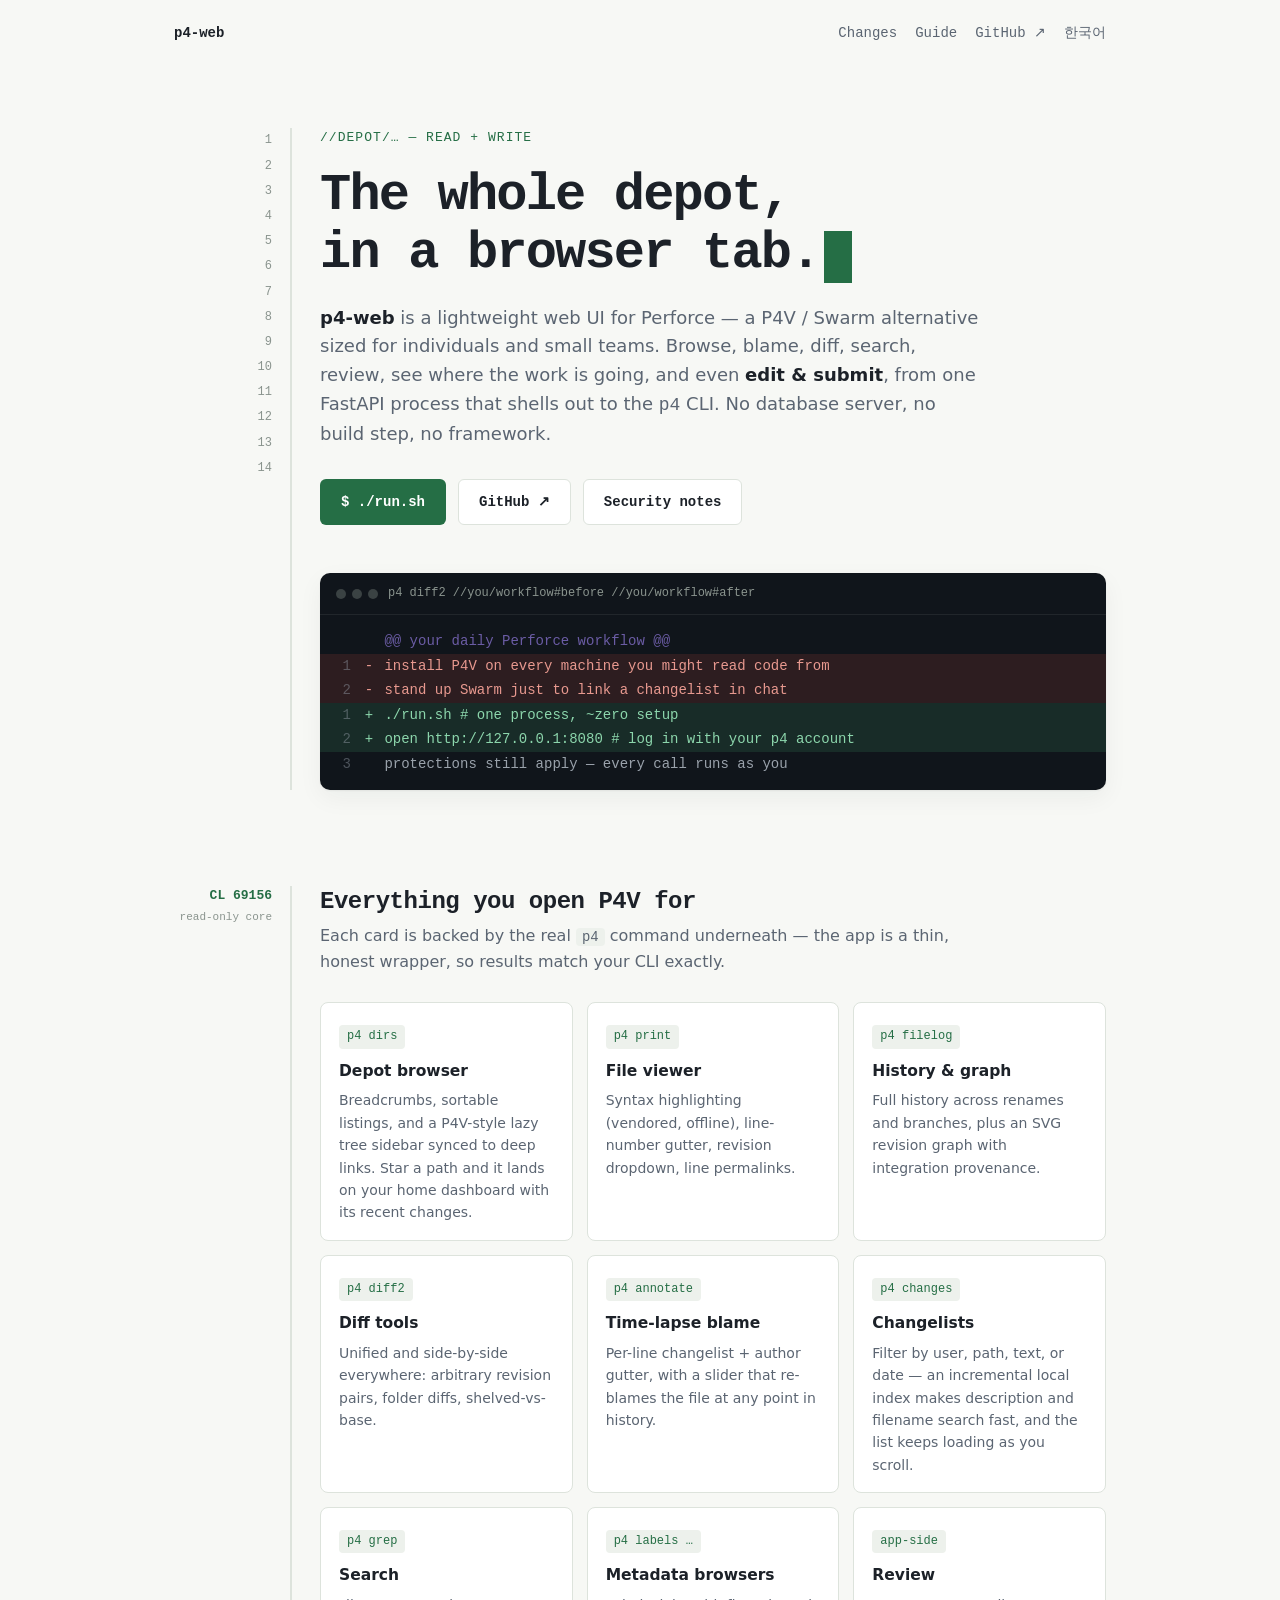
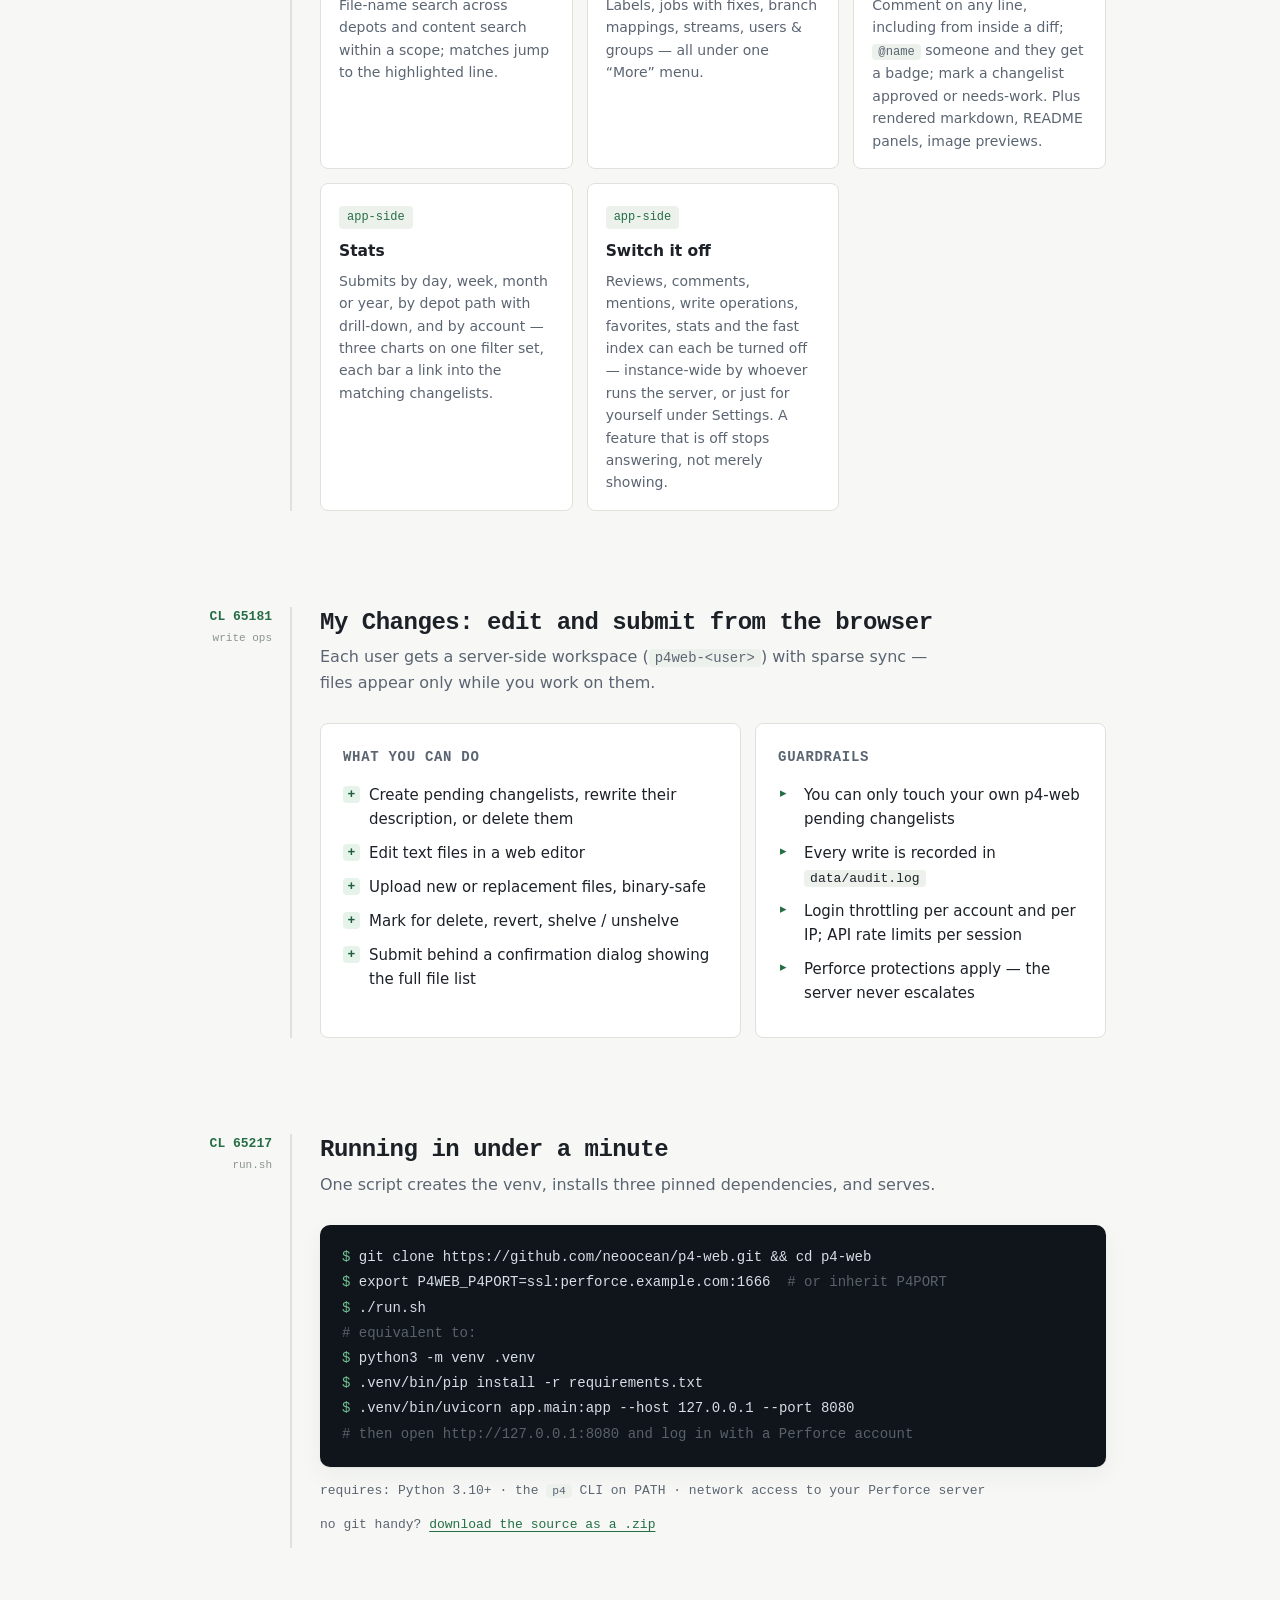
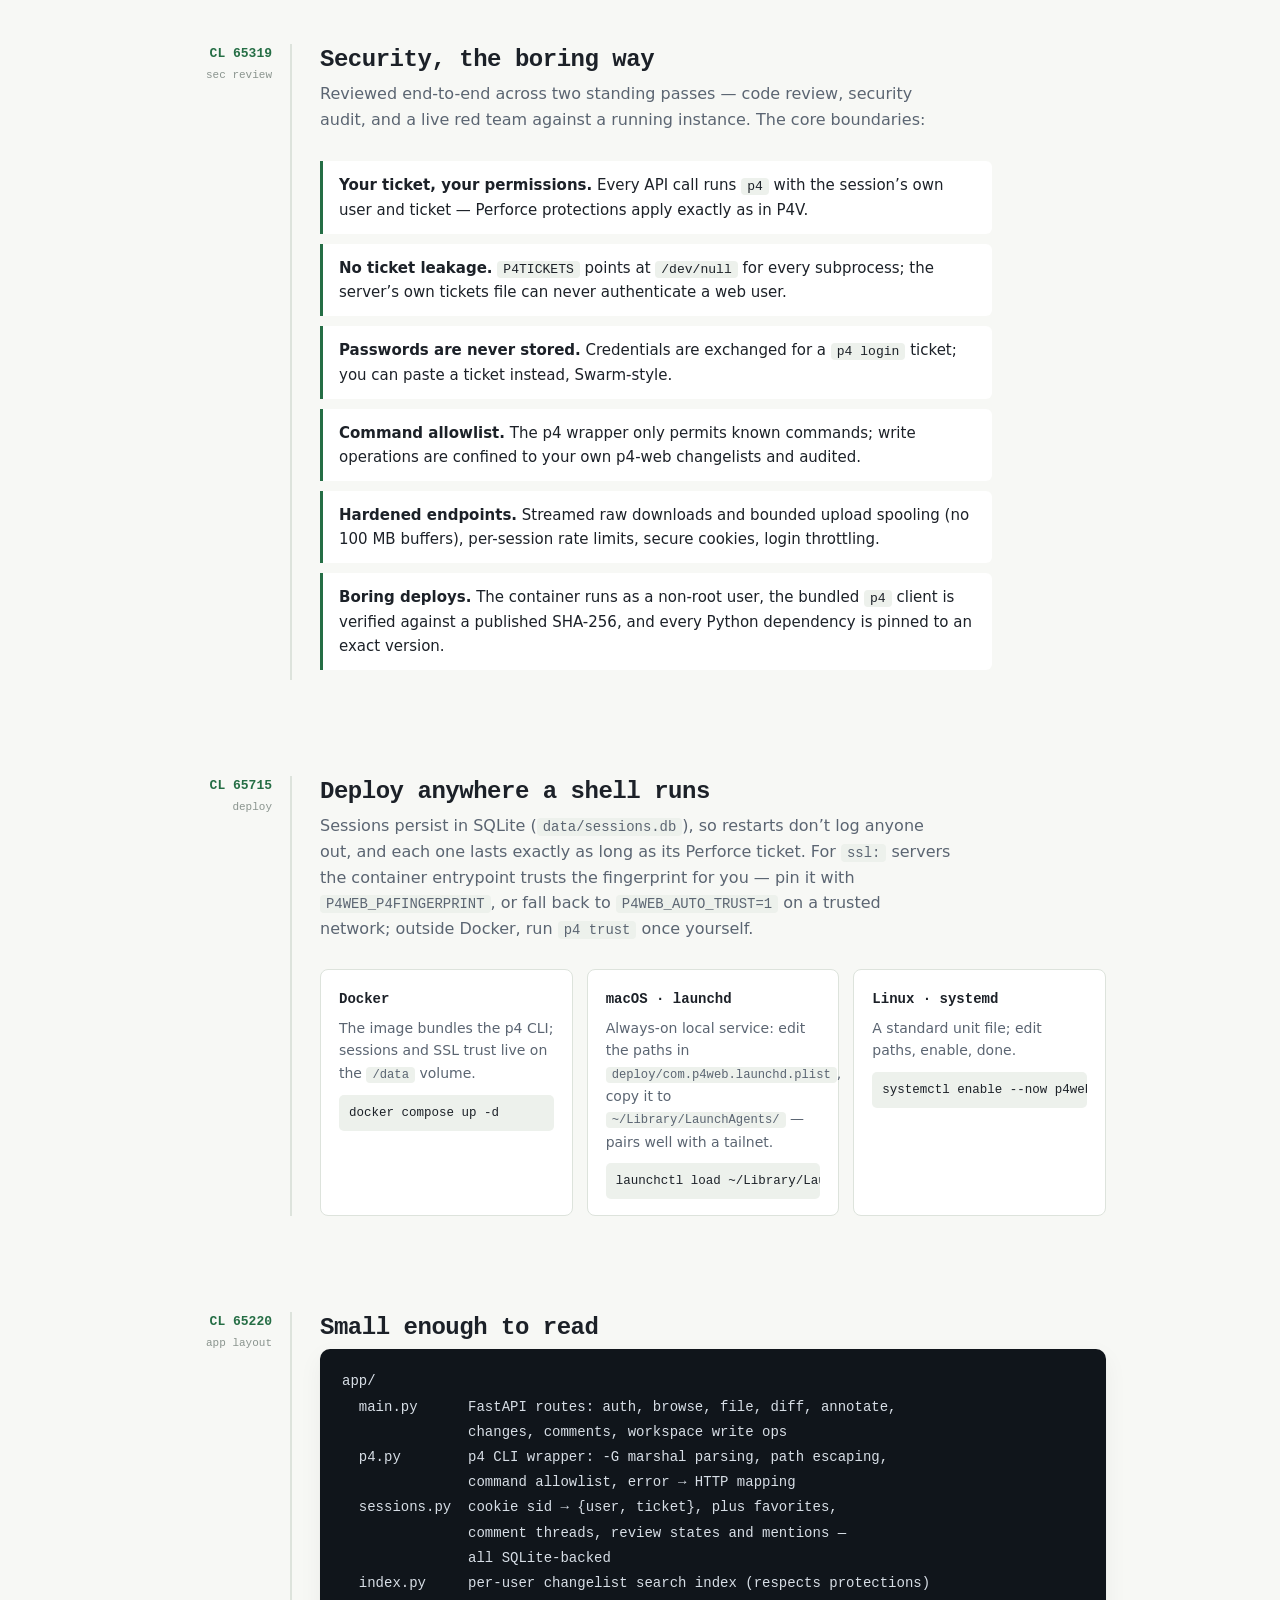
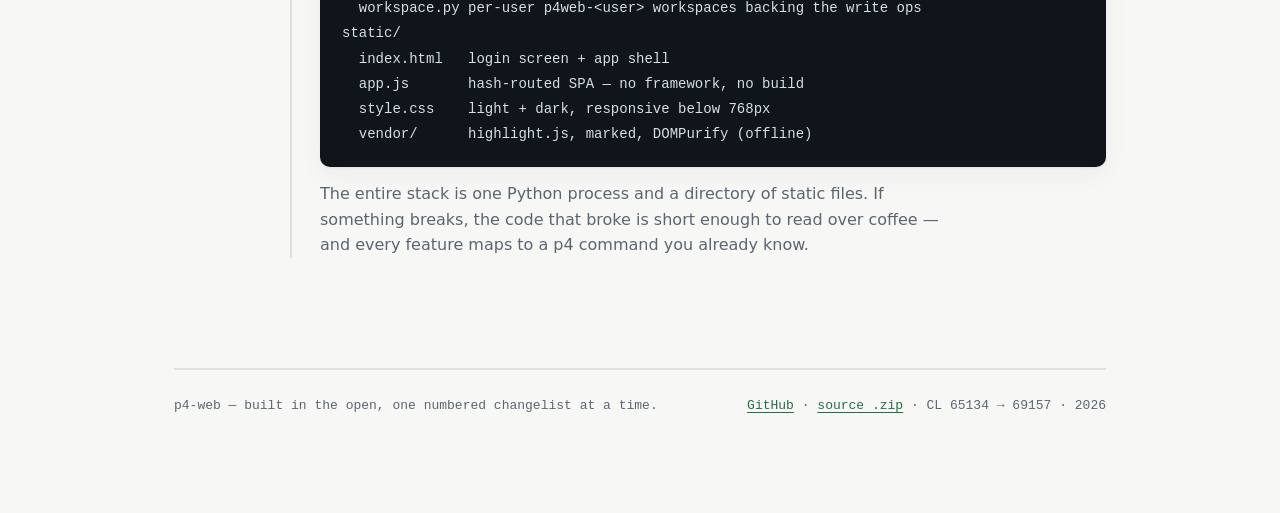
<file: docs/index.html>
<!doctype html>
<html lang="en">
<head>
<meta charset="utf-8">
<meta name="viewport" content="width=device-width, initial-scale=1">
<meta name="description" content="p4-web: a lightweight read+write web UI for Perforce - a P4V / Swarm alternative for individuals and small teams.">
<title>p4-web — the whole depot in a browser tab</title>
<link rel="alternate" hreflang="en" href="https://p4-web.woojinkim.org/index.html">
<link rel="alternate" hreflang="ko" href="https://p4-web.woojinkim.org/ko/index.html">
<script>
(function () {
  var here = "en";
  var file = location.pathname.split("/").pop() || "index.html";
  var pref = null;
  try { pref = localStorage.getItem("p4webLang"); } catch (e) {}
  var nav = ((navigator.languages && navigator.languages[0]) || navigator.language || "").toLowerCase();
  var want = pref || (nav.indexOf("ko") === 0 ? "ko" : "en");
  if (want !== here) location.replace("./ko/" + file + location.hash);
  document.addEventListener("DOMContentLoaded", function () {
    var a = document.getElementById("lang-switch");
    if (a) a.addEventListener("click", function () {
      try { localStorage.setItem("p4webLang", a.dataset.lang); } catch (e) {}
    });
  });
})();
</script>
<style>
  :root {
    --bg: #F7F8F5;
    --panel: #FFFFFF;
    --panel-deep: #10151B;
    --panel-deep-ink: #D7DEE6;
    --ink: #1C2128;
    --muted: #5B6572;
    --faint: #8A948E;
    --line: #DDE3DC;
    --accent: #256E45;
    --accent-ink: #FFFFFF;
    --add-bg: #E5F3EA;
    --add-ink: #1E5E3B;
    --del-bg: #FBEAE8;
    --del-ink: #A33328;
    --hunk-ink: #6B5CA5;
    --chip-bg: #EDF1EC;
    --shadow: 0 1px 2px rgba(28,33,40,.06), 0 8px 24px rgba(28,33,40,.05);
    --mono: "SF Mono", "Cascadia Code", "JetBrains Mono", Menlo, Consolas, "Liberation Mono", monospace;
    --sans: system-ui, "Segoe UI", Roboto, "Helvetica Neue", Arial, sans-serif;
  }
  @media (prefers-color-scheme: dark) {
    :root {
      --bg: #12161B;
      --panel: #181E25;
      --panel-deep: #0C1015;
      --panel-deep-ink: #C9D2DB;
      --ink: #E6EAEE;
      --muted: #9AA6B2;
      --faint: #6C7883;
      --line: #29323C;
      --accent: #52B383;
      --accent-ink: #0C1512;
      --add-bg: #17301F;
      --add-ink: #7CCB9F;
      --del-bg: #391D19;
      --del-ink: #E08A80;
      --hunk-ink: #A99BD6;
      --chip-bg: #1F2831;
      --shadow: 0 1px 2px rgba(0,0,0,.4), 0 8px 24px rgba(0,0,0,.35);
    }
  }
  :root[data-theme="light"] {
    --bg: #F7F8F5;
    --panel: #FFFFFF;
    --panel-deep: #10151B;
    --panel-deep-ink: #D7DEE6;
    --ink: #1C2128;
    --muted: #5B6572;
    --faint: #8A948E;
    --line: #DDE3DC;
    --accent: #256E45;
    --accent-ink: #FFFFFF;
    --add-bg: #E5F3EA;
    --add-ink: #1E5E3B;
    --del-bg: #FBEAE8;
    --del-ink: #A33328;
    --hunk-ink: #6B5CA5;
    --chip-bg: #EDF1EC;
    --shadow: 0 1px 2px rgba(28,33,40,.06), 0 8px 24px rgba(28,33,40,.05);
  }
  :root[data-theme="dark"] {
    --bg: #12161B;
    --panel: #181E25;
    --panel-deep: #0C1015;
    --panel-deep-ink: #C9D2DB;
    --ink: #E6EAEE;
    --muted: #9AA6B2;
    --faint: #6C7883;
    --line: #29323C;
    --accent: #52B383;
    --accent-ink: #0C1512;
    --add-bg: #17301F;
    --add-ink: #7CCB9F;
    --del-bg: #391D19;
    --del-ink: #E08A80;
    --hunk-ink: #A99BD6;
    --chip-bg: #1F2831;
    --shadow: 0 1px 2px rgba(0,0,0,.4), 0 8px 24px rgba(0,0,0,.35);
  }

  * { box-sizing: border-box; }
  html { scroll-behavior: smooth; }
  @media (prefers-reduced-motion: reduce) {
    html { scroll-behavior: auto; }
    * { transition: none !important; animation: none !important; }
  }
  body {
    margin: 0;
    background: var(--bg);
    color: var(--ink);
    font-family: var(--sans);
    font-size: 16px;
    line-height: 1.6;
    -webkit-font-smoothing: antialiased;
  }
  a { color: var(--accent); text-decoration-thickness: 1px; text-underline-offset: 3px; }
  a:focus-visible, button:focus-visible {
    outline: 2px solid var(--accent);
    outline-offset: 3px;
    border-radius: 2px;
  }
  code, pre, .mono { font-family: var(--mono); }

  .page {
    max-width: 980px;
    margin: 0 auto;
    padding: 0 24px 96px;
  }

  /* ---- site nav ---- */
  .sitenav {
    display: flex;
    justify-content: space-between;
    align-items: baseline;
    gap: 16px;
    padding: 22px 0 0;
    font-family: var(--mono);
    font-size: 14px;
  }
  .sitenav .brand { font-weight: 700; color: var(--ink); text-decoration: none; }
  .sitenav-links { display: flex; gap: 18px; flex-wrap: wrap; }
  .sitenav-links a { color: var(--muted); text-decoration: none; }
  .sitenav-links a:hover { color: var(--accent); }

  /* ---- section scaffold: CL gutter + content, like a file view ---- */
  section.cl {
    display: grid;
    grid-template-columns: 118px 1fr;
    gap: 28px;
    margin-top: 96px;
  }
  .gutter {
    border-right: 2px solid var(--line);
    padding-right: 18px;
    text-align: right;
  }
  .gutter .clno {
    font-family: var(--mono);
    font-size: 13px;
    color: var(--accent);
    font-weight: 600;
    white-space: nowrap;
  }
  .gutter .clmeta {
    font-family: var(--mono);
    font-size: 11px;
    color: var(--faint);
    margin-top: 2px;
    white-space: nowrap;
  }
  .content { min-width: 0; }
  h2 {
    font-family: var(--mono);
    font-size: 24px;
    line-height: 1.3;
    letter-spacing: -0.02em;
    margin: 0 0 6px;
    text-wrap: balance;
  }
  .kicker {
    color: var(--muted);
    max-width: 62ch;
    margin: 0 0 28px;
  }
  @media (max-width: 720px) {
    section.cl { grid-template-columns: 1fr; gap: 10px; margin-top: 72px; }
    .gutter {
      border-right: 0;
      border-bottom: 2px solid var(--line);
      padding: 0 0 8px;
      text-align: left;
      display: flex;
      gap: 12px;
      align-items: baseline;
    }
    .gutter .clmeta { margin-top: 0; }
  }

  /* ---- hero ---- */
  header.hero {
    padding-top: 84px;
    display: grid;
    grid-template-columns: 118px 1fr;
    gap: 28px;
  }
  header.hero > div { min-width: 0; }
  @media (max-width: 720px) {
    header.hero { grid-template-columns: 1fr; padding-top: 56px; }
    .hero-gutter { display: none; }
  }
  .hero-gutter {
    border-right: 2px solid var(--line);
    padding-right: 18px;
    text-align: right;
    font-family: var(--mono);
    font-size: 12px;
    color: var(--faint);
    line-height: 2.1;
    user-select: none;
  }
  .eyebrow {
    font-family: var(--mono);
    font-size: 13px;
    letter-spacing: 0.08em;
    text-transform: uppercase;
    color: var(--accent);
    margin: 0 0 18px;
  }
  h1 {
    font-family: var(--mono);
    font-weight: 700;
    font-size: clamp(30px, 5.4vw, 52px);
    line-height: 1.12;
    letter-spacing: -0.035em;
    margin: 0 0 20px;
    text-wrap: balance;
  }
  h1 .cursor {
    display: inline-block;
    width: 0.55em;
    height: 1em;
    background: var(--accent);
    vertical-align: text-bottom;
    margin-left: 4px;
    animation: blink 1.2s steps(1) infinite;
  }
  @keyframes blink { 50% { opacity: 0; } }
  .lede {
    font-size: 18px;
    color: var(--muted);
    max-width: 58ch;
    margin: 0 0 30px;
  }
  .lede strong { color: var(--ink); font-weight: 600; }
  .cta-row { display: flex; gap: 12px; flex-wrap: wrap; margin-bottom: 48px; }
  .btn {
    display: inline-block;
    font-family: var(--mono);
    font-size: 14px;
    font-weight: 600;
    padding: 11px 20px;
    border-radius: 6px;
    text-decoration: none;
    border: 1.5px solid transparent;
    transition: transform .12s ease, box-shadow .12s ease;
  }
  .btn:hover { transform: translateY(-1px); box-shadow: var(--shadow); }
  .btn-primary { background: var(--accent); color: var(--accent-ink); }
  .btn-ghost { border-color: var(--line); color: var(--ink); background: var(--panel); }

  /* ---- diff panel (hero thesis) ---- */
  .diff-panel {
    background: var(--panel-deep);
    color: var(--panel-deep-ink);
    border-radius: 10px;
    box-shadow: var(--shadow);
    overflow: hidden;
    font-family: var(--mono);
    font-size: 14px;
    line-height: 1.75;
  }
  .diff-title {
    display: flex;
    align-items: center;
    gap: 10px;
    padding: 10px 16px;
    font-size: 12px;
    color: var(--faint);
    border-bottom: 1px solid rgba(255,255,255,.07);
  }
  .diff-title .dots { display: flex; gap: 6px; }
  .diff-title .dots span {
    width: 10px; height: 10px; border-radius: 50%;
    background: currentColor; opacity: .35;
  }
  .diff-body { padding: 14px 0; overflow-x: auto; }
  .diff-body .row {
    display: grid;
    grid-template-columns: 3.2em 1.4em 1fr;
    min-width: max-content;
    padding-right: 20px;
  }
  .diff-body .ln {
    color: rgba(150,160,170,.45);
    text-align: right;
    padding-right: 1em;
    user-select: none;
  }
  .diff-body .sign { user-select: none; }
  .row.hunk { color: var(--hunk-ink); }
  .row.hunk .ln { visibility: hidden; }
  .row.del { background: rgba(200,70,55,.16); color: #E8998F; }
  .row.add { background: rgba(70,180,120,.14); color: #8CD6AC; }
  .row.ctx { color: rgba(200,210,220,.75); }

  /* ---- feature grid ---- */
  .grid {
    display: grid;
    grid-template-columns: repeat(3, 1fr);
    gap: 14px;
  }
  @media (max-width: 860px) { .grid { grid-template-columns: repeat(2, 1fr); } }
  @media (max-width: 560px) { .grid { grid-template-columns: 1fr; } }
  .card {
    background: var(--panel);
    border: 1px solid var(--line);
    border-radius: 8px;
    padding: 18px 18px 16px;
    transition: transform .12s ease, box-shadow .12s ease;
  }
  .card:hover { transform: translateY(-2px); box-shadow: var(--shadow); }
  .card .cmd {
    font-family: var(--mono);
    font-size: 12px;
    color: var(--accent);
    background: var(--chip-bg);
    display: inline-block;
    padding: 2px 8px;
    border-radius: 4px;
    margin-bottom: 10px;
  }
  .card h3 { font-size: 15.5px; margin: 0 0 6px; font-weight: 650; }
  .card p { font-size: 14px; color: var(--muted); margin: 0; }

  /* ---- write ops split ---- */
  .split {
    display: grid;
    grid-template-columns: 1.2fr 1fr;
    gap: 14px;
    align-items: stretch;
  }
  @media (max-width: 720px) { .split { grid-template-columns: 1fr; } }
  .pane {
    background: var(--panel);
    border: 1px solid var(--line);
    border-radius: 8px;
    padding: 22px;
  }
  .pane h3 {
    font-family: var(--mono);
    font-size: 14px;
    letter-spacing: 0.05em;
    text-transform: uppercase;
    color: var(--muted);
    margin: 0 0 14px;
  }
  ul.checks, ul.locks { list-style: none; margin: 0; padding: 0; }
  ul.checks li, ul.locks li {
    padding-left: 26px;
    position: relative;
    margin-bottom: 10px;
    font-size: 15px;
  }
  ul.checks li::before {
    content: "+";
    position: absolute; left: 0; top: 0;
    font-family: var(--mono);
    font-weight: 700;
    color: var(--add-ink);
    background: var(--add-bg);
    width: 17px; height: 17px;
    border-radius: 4px;
    text-align: center;
    line-height: 17px;
    font-size: 13px;
    margin-top: 3px;
  }
  ul.locks li::before {
    content: "▸";
    position: absolute; left: 2px; top: 0;
    color: var(--accent);
    font-size: 13px;
  }
  ul.checks li code, ul.locks li code, .content p code, .sec-list li code {
    background: var(--chip-bg);
    padding: 1px 6px;
    border-radius: 4px;
    font-size: 0.87em;
  }

  /* ---- quickstart ---- */
  pre.term {
    background: var(--panel-deep);
    color: var(--panel-deep-ink);
    border-radius: 10px;
    box-shadow: var(--shadow);
    padding: 20px 22px;
    font-size: 14px;
    line-height: 1.8;
    overflow-x: auto;
    margin: 0 0 14px;
  }
  pre.term .p { color: #6FBF92; user-select: none; }
  pre.term .c { color: rgba(150,160,170,.55); }
  .reqline {
    font-family: var(--mono);
    font-size: 13px;
    color: var(--muted);
  }

  /* ---- security ---- */
  ul.sec-list { list-style: none; margin: 0; padding: 0; max-width: 66ch; }
  ul.sec-list li {
    border-left: 3px solid var(--accent);
    background: var(--panel);
    border-radius: 0 6px 6px 0;
    padding: 12px 16px;
    margin-bottom: 10px;
    font-size: 15px;
  }
  ul.sec-list li strong { font-weight: 650; }

  /* ---- deploy ---- */
  .deploy { display: grid; grid-template-columns: repeat(3, 1fr); gap: 14px; }
  /* A grid item defaults to min-width:auto, so the nowrap command line inside
     each card stretched the card — and the whole page — past a phone screen.
     The card holds its column; the command scrolls inside its own box. */
  .deploy .card { min-width: 0; }
  @media (max-width: 720px) { .deploy { grid-template-columns: 1fr; } }
  .deploy .card h3 { font-family: var(--mono); font-size: 14px; }
  .deploy .card code.one {
    display: block;
    margin-top: 10px;
    background: var(--chip-bg);
    padding: 8px 10px;
    border-radius: 5px;
    font-size: 12.5px;
    overflow-x: auto;
    white-space: nowrap;
  }

  /* ---- architecture ---- */
  .arch-note { max-width: 62ch; color: var(--muted); margin: 14px 0 0; }

  /* ---- footer ---- */
  footer {
    margin-top: 110px;
    border-top: 2px solid var(--line);
    padding-top: 26px;
    display: flex;
    justify-content: space-between;
    gap: 16px;
    flex-wrap: wrap;
    font-family: var(--mono);
    font-size: 13px;
    color: var(--muted);
  }
</style>
<!-- Matomo -->
<script>
  var _paq = window._paq = window._paq || [];
  /* tracker methods like "setCustomDimension" should be called before "trackPageView" */
  _paq.push(['trackPageView']);
  _paq.push(['enableLinkTracking']);
  (function() {
    var u="//matomo.woojinkim.org/";
    _paq.push(['setTrackerUrl', u+'matomo.php']);
    _paq.push(['setSiteId', '11']);
    var d=document, g=d.createElement('script'), s=d.getElementsByTagName('script')[0];
    g.async=true; g.src=u+'matomo.js'; s.parentNode.insertBefore(g,s);
  })();
</script>
<!-- End Matomo Code -->
</head>
<body>

<div class="page">

  <nav class="sitenav">
    <a class="brand" href="./">p4-web</a>
    <span class="sitenav-links">
      <a href="./changes.html">Changes</a>
      <a href="./guide.html">Guide</a>
      <a href="https://github.com/neoocean/p4-web">GitHub&nbsp;↗</a>
      <a href="./ko/index.html" id="lang-switch" data-lang="ko" lang="ko" hreflang="ko">한국어</a>
    </span>
  </nav>

  <header class="hero">
    <div class="hero-gutter" aria-hidden="true">
      1<br>2<br>3<br>4<br>5<br>6<br>7<br>8<br>9<br>10<br>11<br>12<br>13<br>14
    </div>
    <div>
      <p class="eyebrow">//depot/… — read + write</p>
      <h1>The whole depot,<br>in a browser tab.<span class="cursor"></span></h1>
      <p class="lede">
        <strong>p4-web</strong> is a lightweight web UI for Perforce — a P4V / Swarm
        alternative sized for individuals and small teams. Browse, blame, diff,
        search, review, see where the work is going, and even
        <strong>edit &amp; submit</strong>, from one FastAPI
        process that shells out to the <code>p4</code> CLI. No database server,
        no build step, no framework.
      </p>
      <div class="cta-row">
        <a class="btn btn-primary" href="#quickstart">$ ./run.sh</a>
        <a class="btn btn-ghost" href="https://github.com/neoocean/p4-web">GitHub&nbsp;↗</a>
        <a class="btn btn-ghost" href="#security">Security notes</a>
      </div>

      <div class="diff-panel" aria-label="Diff of your Perforce workflow, before and after p4-web">
        <div class="diff-title">
          <span class="dots"><span></span><span></span><span></span></span>
          p4 diff2 //you/workflow#before //you/workflow#after
        </div>
        <div class="diff-body">
          <div class="row hunk"><span class="ln">·</span><span class="sign"></span><span>@@ your daily Perforce workflow @@</span></div>
          <div class="row del"><span class="ln">1</span><span class="sign">-</span><span>install P4V on every machine you might read code from</span></div>
          <div class="row del"><span class="ln">2</span><span class="sign">-</span><span>stand up Swarm just to link a changelist in chat</span></div>
          <div class="row add"><span class="ln">1</span><span class="sign">+</span><span>./run.sh                      # one process, ~zero setup</span></div>
          <div class="row add"><span class="ln">2</span><span class="sign">+</span><span>open http://127.0.0.1:8080    # log in with your p4 account</span></div>
          <div class="row ctx"><span class="ln">3</span><span class="sign">&nbsp;</span><span>protections still apply — every call runs as you</span></div>
        </div>
      </div>
    </div>
  </header>

  <section class="cl" id="read">
    <div class="gutter">
      <div class="clno">CL 69156</div>
      <div class="clmeta">read-only core</div>
    </div>
    <div class="content">
      <h2>Everything you open P4V for</h2>
      <p class="kicker">Each card is backed by the real <code>p4</code> command underneath —
        the app is a thin, honest wrapper, so results match your CLI exactly.</p>
      <div class="grid">
        <div class="card"><span class="cmd">p4 dirs</span><h3>Depot browser</h3><p>Breadcrumbs, sortable listings, and a P4V-style lazy tree sidebar synced to deep links. Star a path and it lands on your home dashboard with its recent changes.</p></div>
        <div class="card"><span class="cmd">p4 print</span><h3>File viewer</h3><p>Syntax highlighting (vendored, offline), line-number gutter, revision dropdown, line permalinks.</p></div>
        <div class="card"><span class="cmd">p4 filelog</span><h3>History &amp; graph</h3><p>Full history across renames and branches, plus an SVG revision graph with integration provenance.</p></div>
        <div class="card"><span class="cmd">p4 diff2</span><h3>Diff tools</h3><p>Unified and side-by-side everywhere: arbitrary revision pairs, folder diffs, shelved-vs-base.</p></div>
        <div class="card"><span class="cmd">p4 annotate</span><h3>Time-lapse blame</h3><p>Per-line changelist + author gutter, with a slider that re-blames the file at any point in history.</p></div>
        <div class="card"><span class="cmd">p4 changes</span><h3>Changelists</h3><p>Filter by user, path, text, or date — an incremental local index makes description and filename search fast, and the list keeps loading as you scroll.</p></div>
        <div class="card"><span class="cmd">p4 grep</span><h3>Search</h3><p>File-name search across depots and content search within a scope; matches jump to the highlighted line.</p></div>
        <div class="card"><span class="cmd">p4 labels …</span><h3>Metadata browsers</h3><p>Labels, jobs with fixes, branch mappings, streams, users &amp; groups — all under one “More” menu.</p></div>
        <div class="card"><span class="cmd">app-side</span><h3>Review</h3><p>Comment on any line, including from inside a diff; <code>@name</code> someone and they get a badge; mark a changelist approved or needs-work. Plus rendered markdown, README panels, image previews.</p></div>
        <div class="card"><span class="cmd">app-side</span><h3>Stats</h3><p>Submits by day, week, month or year, by depot path with drill-down, and by account — three charts on one filter set, each bar a link into the matching changelists.</p></div>
        <div class="card"><span class="cmd">app-side</span><h3>Switch it off</h3><p>Reviews, comments, mentions, write operations, favorites, stats and the fast index can each be turned off — instance-wide by whoever runs the server, or just for yourself under Settings. A feature that is off stops answering, not merely showing.</p></div>
      </div>
    </div>
  </section>

  <section class="cl" id="write">
    <div class="gutter">
      <div class="clno">CL 65181</div>
      <div class="clmeta">write ops</div>
    </div>
    <div class="content">
      <h2>My Changes: edit and submit from the browser</h2>
      <p class="kicker">Each user gets a server-side workspace (<code>p4web-&lt;user&gt;</code>) with
        sparse sync — files appear only while you work on them.</p>
      <div class="split">
        <div class="pane">
          <h3>What you can do</h3>
          <ul class="checks">
            <li>Create pending changelists, rewrite their description, or delete them</li>
            <li>Edit text files in a web editor</li>
            <li>Upload new or replacement files, binary-safe</li>
            <li>Mark for delete, revert, shelve / unshelve</li>
            <li>Submit behind a confirmation dialog showing the full file list</li>
          </ul>
        </div>
        <div class="pane">
          <h3>Guardrails</h3>
          <ul class="locks">
            <li>You can only touch your own p4-web pending changelists</li>
            <li>Every write is recorded in <code>data/audit.log</code></li>
            <li>Login throttling per account and per IP; API rate limits per session</li>
            <li>Perforce protections apply — the server never escalates</li>
          </ul>
        </div>
      </div>
    </div>
  </section>

  <section class="cl" id="quickstart">
    <div class="gutter">
      <div class="clno">CL 65217</div>
      <div class="clmeta">run.sh</div>
    </div>
    <div class="content">
      <h2>Running in under a minute</h2>
      <p class="kicker">One script creates the venv, installs three pinned dependencies, and serves.</p>
      <pre class="term"><span class="p">$</span> git clone https://github.com/neoocean/p4-web.git &amp;&amp; cd p4-web
<span class="p">$</span> export P4WEB_P4PORT=ssl:perforce.example.com:1666  <span class="c"># or inherit P4PORT</span>
<span class="p">$</span> ./run.sh
<span class="c"># equivalent to:</span>
<span class="p">$</span> python3 -m venv .venv
<span class="p">$</span> .venv/bin/pip install -r requirements.txt
<span class="p">$</span> .venv/bin/uvicorn app.main:app --host 127.0.0.1 --port 8080
<span class="c"># then open http://127.0.0.1:8080 and log in with a Perforce account</span></pre>
      <p class="reqline">requires: Python 3.10+ · the <code>p4</code> CLI on PATH · network access to your Perforce server</p>
      <p class="reqline">no git handy? <a href="https://github.com/neoocean/p4-web/archive/refs/heads/main.zip">download the source as a .zip</a></p>
    </div>
  </section>

  <section class="cl" id="security">
    <div class="gutter">
      <div class="clno">CL 65319</div>
      <div class="clmeta">sec review</div>
    </div>
    <div class="content">
      <h2>Security, the boring way</h2>
      <p class="kicker">Reviewed end-to-end across two standing passes — code review, security
        audit, and a live red team against a running instance. The core boundaries:</p>
      <ul class="sec-list">
        <li><strong>Your ticket, your permissions.</strong> Every API call runs <code>p4</code> with the session’s own user and ticket — Perforce protections apply exactly as in P4V.</li>
        <li><strong>No ticket leakage.</strong> <code>P4TICKETS</code> points at <code>/dev/null</code> for every subprocess; the server’s own tickets file can never authenticate a web user.</li>
        <li><strong>Passwords are never stored.</strong> Credentials are exchanged for a <code>p4 login</code> ticket; you can paste a ticket instead, Swarm-style.</li>
        <li><strong>Command allowlist.</strong> The p4 wrapper only permits known commands; write operations are confined to your own p4-web changelists and audited.</li>
        <li><strong>Hardened endpoints.</strong> Streamed raw downloads and bounded upload spooling (no 100&nbsp;MB buffers), per-session rate limits, secure cookies, login throttling.</li>
        <li><strong>Boring deploys.</strong> The container runs as a non-root user, the bundled <code>p4</code> client is verified against a published SHA-256, and every Python dependency is pinned to an exact version.</li>
      </ul>
    </div>
  </section>

  <section class="cl" id="deploy">
    <div class="gutter">
      <div class="clno">CL 65715</div>
      <div class="clmeta">deploy</div>
    </div>
    <div class="content">
      <h2>Deploy anywhere a shell runs</h2>
      <p class="kicker">Sessions persist in SQLite (<code>data/sessions.db</code>), so restarts
        don’t log anyone out, and each one lasts exactly as long as its Perforce
        ticket. For <code>ssl:</code> servers the container entrypoint trusts the
        fingerprint for you — pin it with <code>P4WEB_P4FINGERPRINT</code>, or fall
        back to <code>P4WEB_AUTO_TRUST=1</code> on a trusted network; outside Docker,
        run <code>p4 trust</code> once yourself.</p>
      <div class="deploy">
        <div class="card"><h3>Docker</h3><p>The image bundles the p4 CLI; sessions and SSL trust live on the <code>/data</code> volume.</p><code class="one">docker compose up -d</code></div>
        <div class="card"><h3>macOS · launchd</h3><p>Always-on local service: edit the paths in <code>deploy/com.p4web.launchd.plist</code>, copy it to <code>~/Library/LaunchAgents/</code> — pairs well with a tailnet.</p><code class="one">launchctl load ~/Library/LaunchAgents/com.p4web.plist</code></div>
        <div class="card"><h3>Linux · systemd</h3><p>A standard unit file; edit paths, enable, done.</p><code class="one">systemctl enable --now p4web</code></div>
      </div>
    </div>
  </section>

  <section class="cl" id="arch">
    <div class="gutter">
      <div class="clno">CL 65220</div>
      <div class="clmeta">app layout</div>
    </div>
    <div class="content">
      <h2>Small enough to read</h2>
      <pre class="term">app/
  main.py      FastAPI routes: auth, browse, file, diff, annotate,
               changes, comments, workspace write ops
  p4.py        p4 CLI wrapper: -G marshal parsing, path escaping,
               command allowlist, error → HTTP mapping
  sessions.py  cookie sid → {user, ticket}, plus favorites,
               comment threads, review states and mentions —
               all SQLite-backed
  index.py     per-user changelist search index (respects protections)
  workspace.py per-user p4web-&lt;user&gt; workspaces backing the write ops
static/
  index.html   login screen + app shell
  app.js       hash-routed SPA — no framework, no build
  style.css    light + dark, responsive below 768px
  vendor/      highlight.js, marked, DOMPurify (offline)</pre>
      <p class="arch-note">The entire stack is one Python process and a directory of static
        files. If something breaks, the code that broke is short enough to read over coffee —
        and every feature maps to a p4 command you already know.</p>
    </div>
  </section>

  <footer>
    <span>p4-web — built in the open, one numbered changelist at a time.</span>
    <span><a href="https://github.com/neoocean/p4-web">GitHub</a> · <a href="https://github.com/neoocean/p4-web/archive/refs/heads/main.zip">source .zip</a> · CL 65134 → 69157 · 2026</span>
  </footer>

</div>
</body>
</html>
</file>
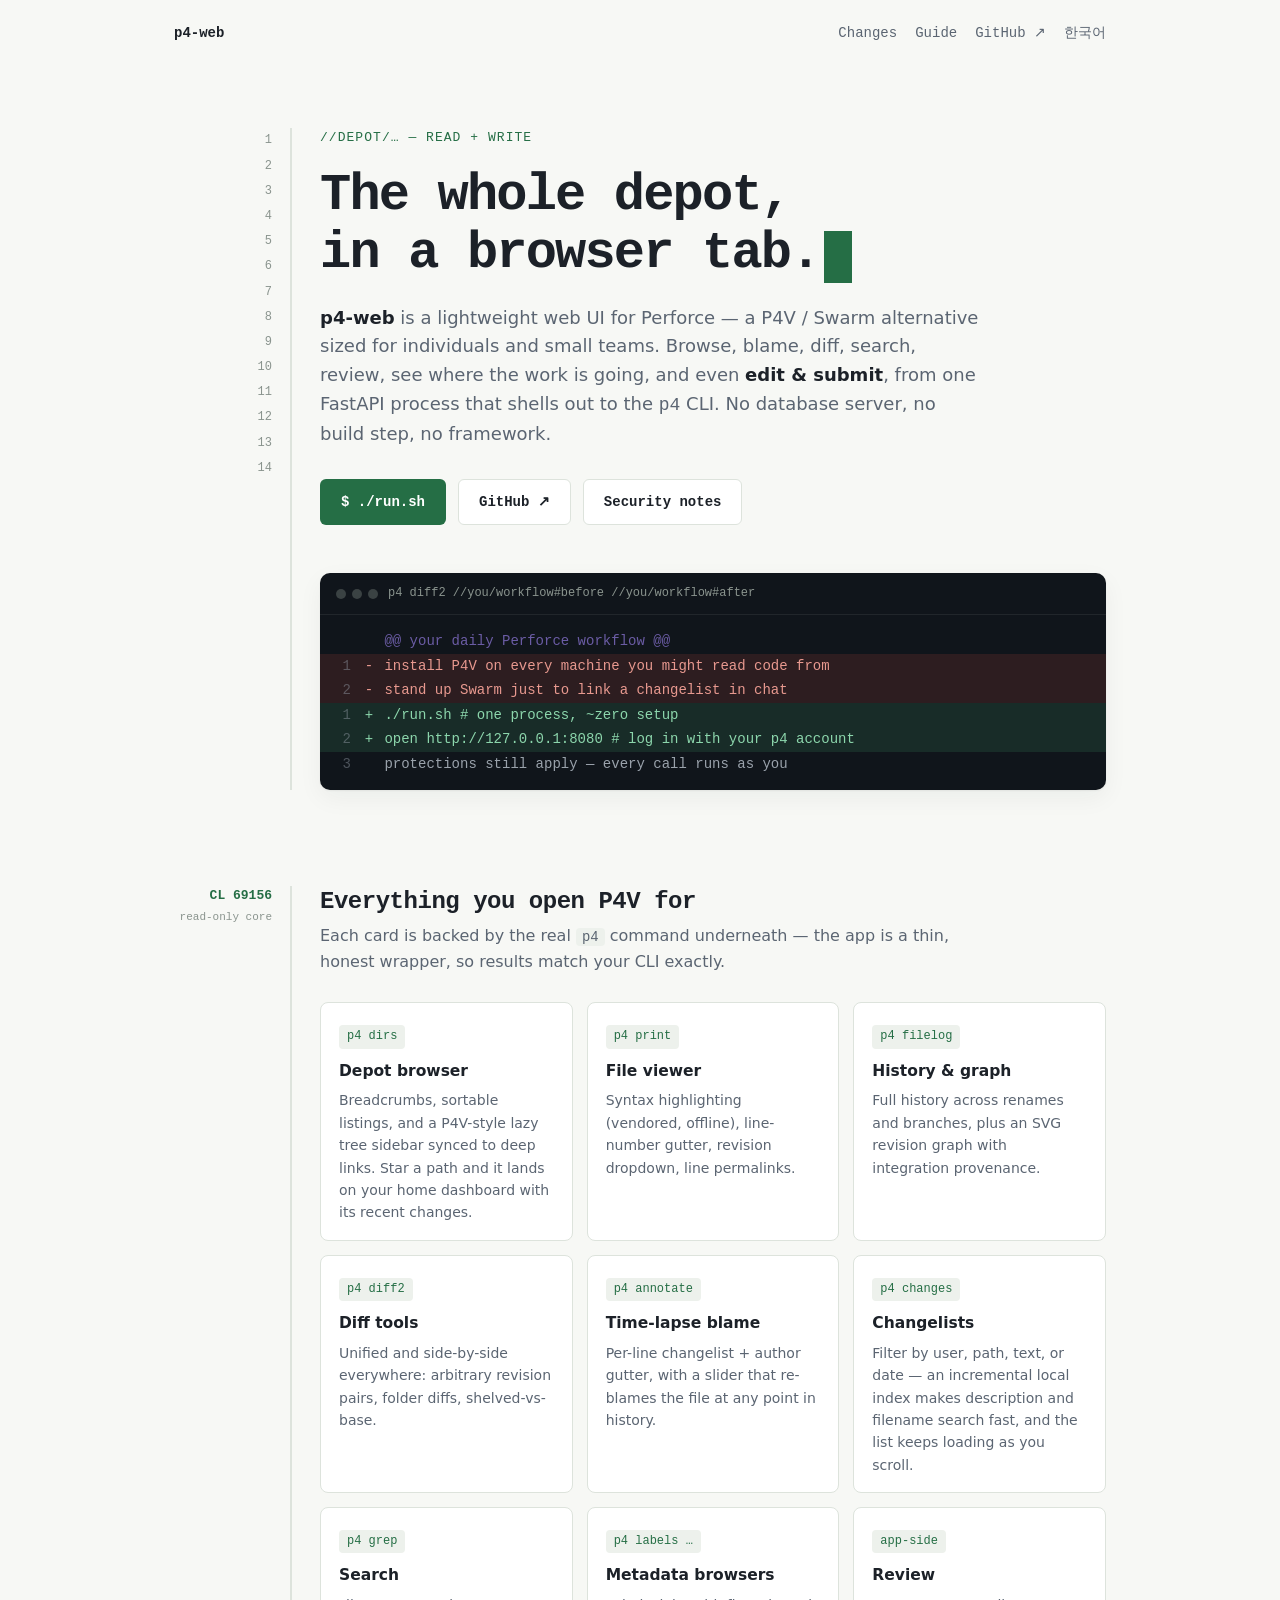
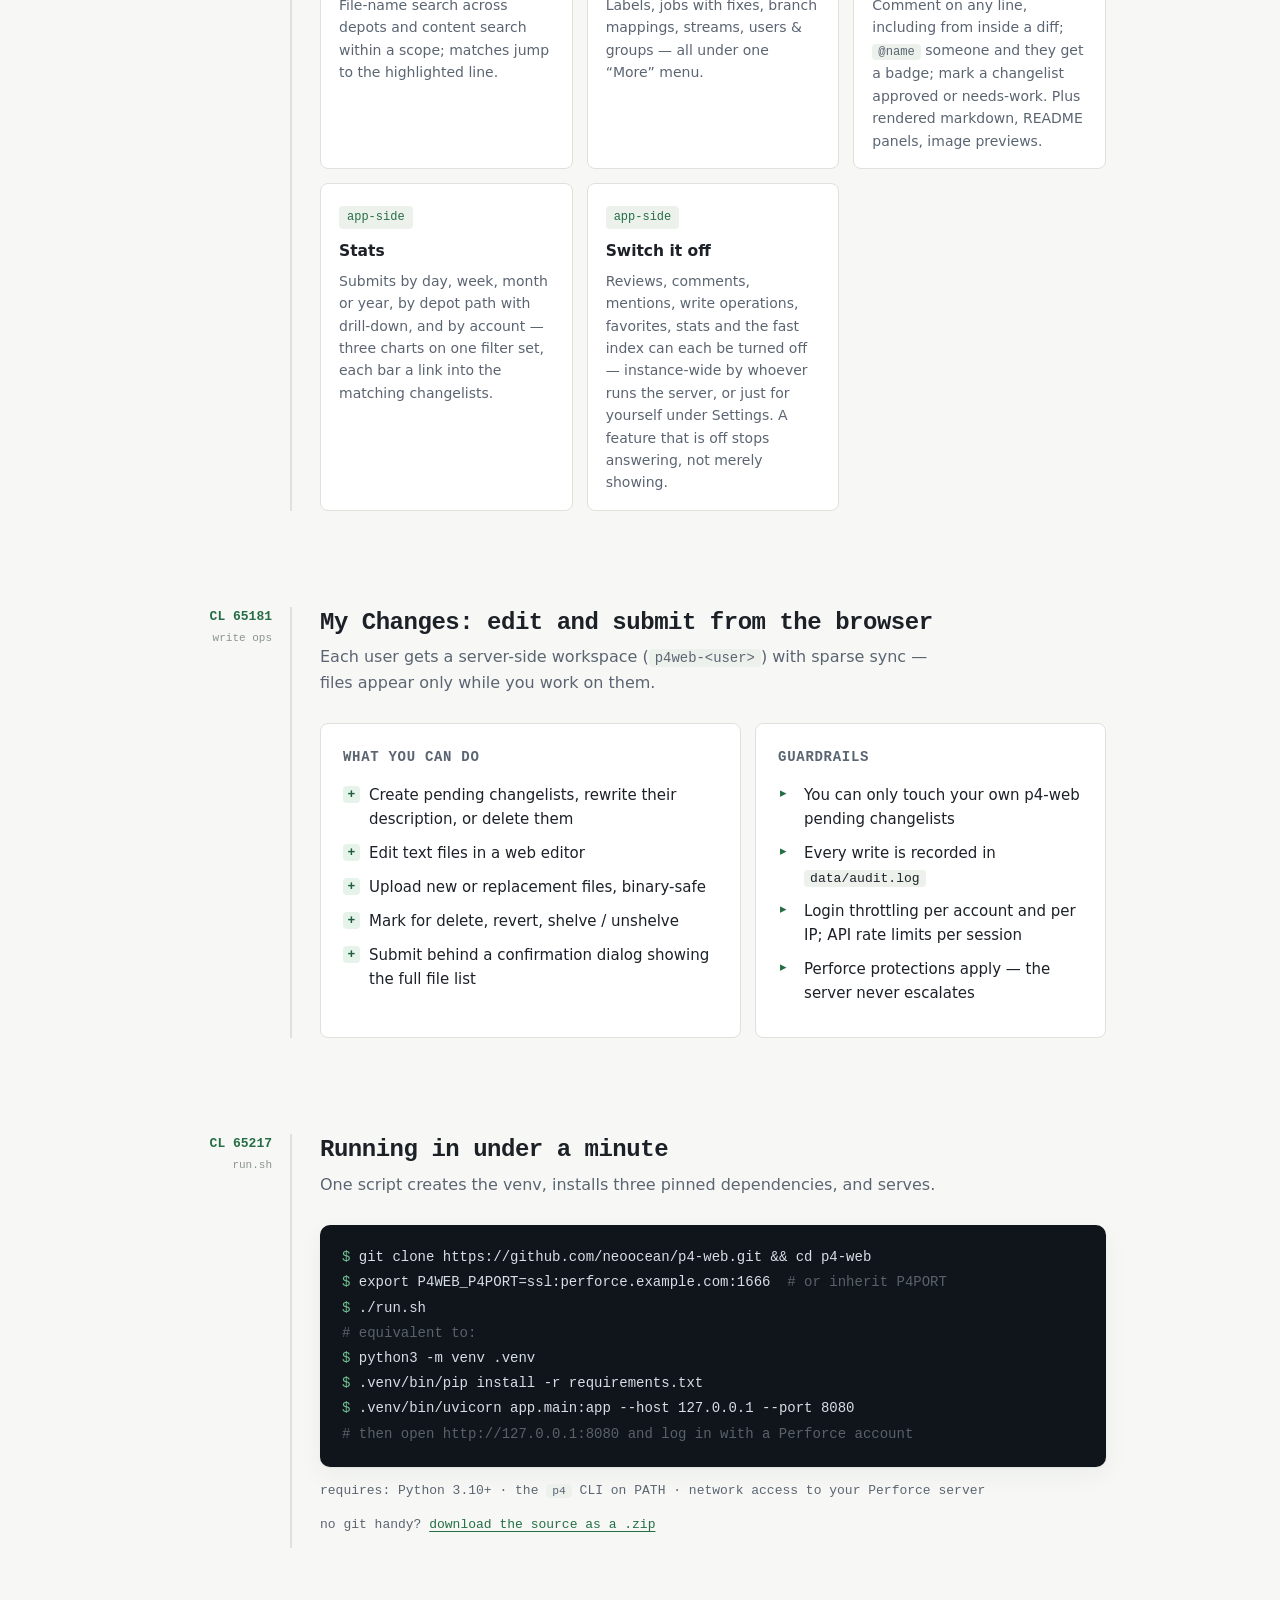
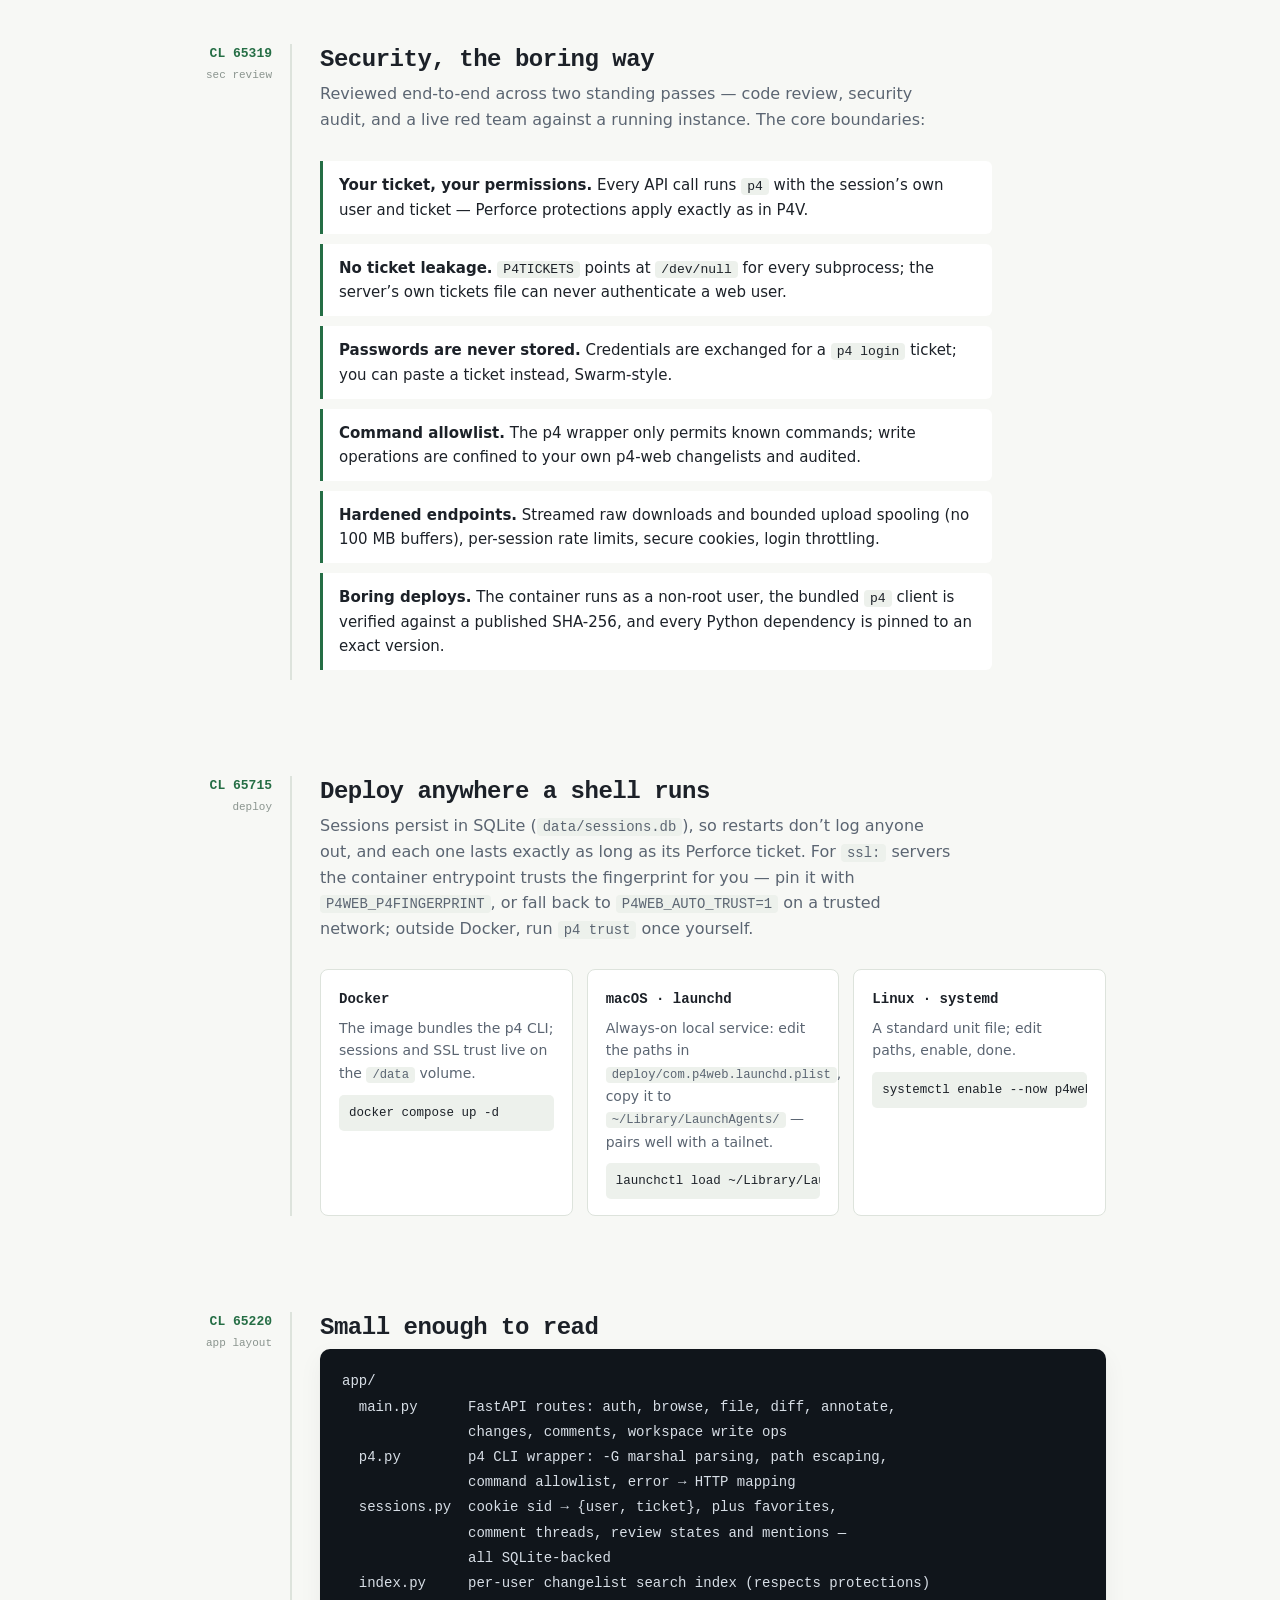
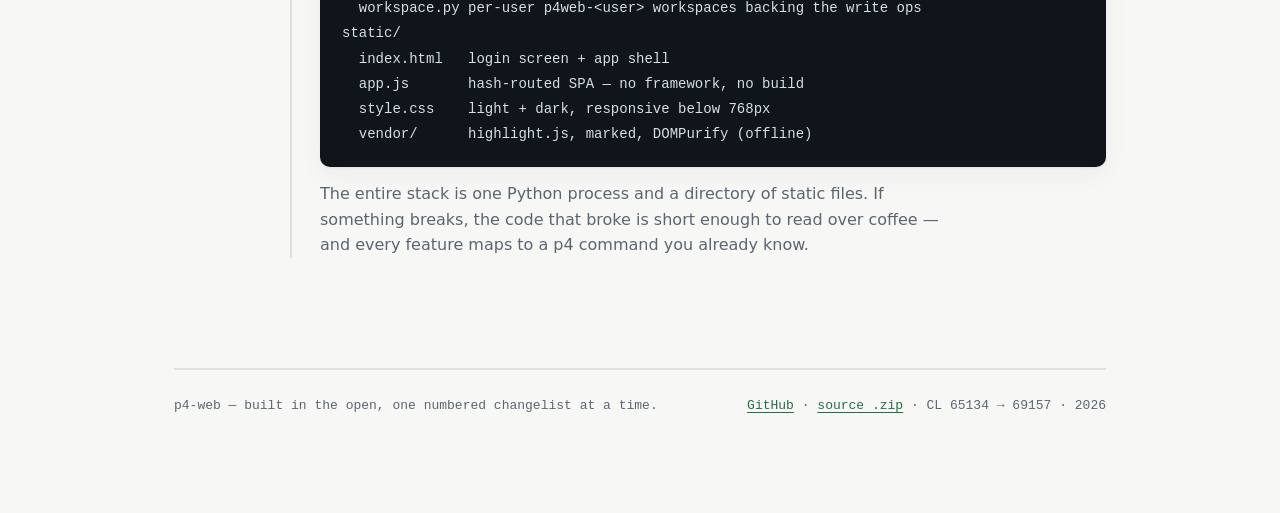
<file: docs/ko/index.html>
<!doctype html>
<html lang="ko">
<head>
<meta charset="utf-8">
<meta name="viewport" content="width=device-width, initial-scale=1">
<meta name="description" content="p4-web: Perforce를 위한 가벼운 읽기+쓰기 웹 UI - 개인과 소규모 팀을 위한 P4V / Swarm 대안.">
<title>p4-web — 디포 전체를 브라우저 탭 하나에</title>
<link rel="alternate" hreflang="en" href="https://p4-web.woojinkim.org/index.html">
<link rel="alternate" hreflang="ko" href="https://p4-web.woojinkim.org/ko/index.html">
<script>
(function () {
  var here = "ko";
  var file = location.pathname.split("/").pop() || "index.html";
  var pref = null;
  try { pref = localStorage.getItem("p4webLang"); } catch (e) {}
  var nav = ((navigator.languages && navigator.languages[0]) || navigator.language || "").toLowerCase();
  var want = pref || (nav.indexOf("ko") === 0 ? "ko" : "en");
  if (want !== here) location.replace("../" + file + location.hash);
  document.addEventListener("DOMContentLoaded", function () {
    var a = document.getElementById("lang-switch");
    if (a) a.addEventListener("click", function () {
      try { localStorage.setItem("p4webLang", a.dataset.lang); } catch (e) {}
    });
  });
})();
</script>
<style>
  :root {
    --bg: #F7F8F5;
    --panel: #FFFFFF;
    --panel-deep: #10151B;
    --panel-deep-ink: #D7DEE6;
    --ink: #1C2128;
    --muted: #5B6572;
    --faint: #8A948E;
    --line: #DDE3DC;
    --accent: #256E45;
    --accent-ink: #FFFFFF;
    --add-bg: #E5F3EA;
    --add-ink: #1E5E3B;
    --del-bg: #FBEAE8;
    --del-ink: #A33328;
    --hunk-ink: #6B5CA5;
    --chip-bg: #EDF1EC;
    --shadow: 0 1px 2px rgba(28,33,40,.06), 0 8px 24px rgba(28,33,40,.05);
    --mono: "SF Mono", "Cascadia Code", "JetBrains Mono", Menlo, Consolas, "Liberation Mono", monospace;
    --sans: system-ui, "Segoe UI", Roboto, "Helvetica Neue", Arial, sans-serif;
  }
  @media (prefers-color-scheme: dark) {
    :root {
      --bg: #12161B;
      --panel: #181E25;
      --panel-deep: #0C1015;
      --panel-deep-ink: #C9D2DB;
      --ink: #E6EAEE;
      --muted: #9AA6B2;
      --faint: #6C7883;
      --line: #29323C;
      --accent: #52B383;
      --accent-ink: #0C1512;
      --add-bg: #17301F;
      --add-ink: #7CCB9F;
      --del-bg: #391D19;
      --del-ink: #E08A80;
      --hunk-ink: #A99BD6;
      --chip-bg: #1F2831;
      --shadow: 0 1px 2px rgba(0,0,0,.4), 0 8px 24px rgba(0,0,0,.35);
    }
  }
  :root[data-theme="light"] {
    --bg: #F7F8F5;
    --panel: #FFFFFF;
    --panel-deep: #10151B;
    --panel-deep-ink: #D7DEE6;
    --ink: #1C2128;
    --muted: #5B6572;
    --faint: #8A948E;
    --line: #DDE3DC;
    --accent: #256E45;
    --accent-ink: #FFFFFF;
    --add-bg: #E5F3EA;
    --add-ink: #1E5E3B;
    --del-bg: #FBEAE8;
    --del-ink: #A33328;
    --hunk-ink: #6B5CA5;
    --chip-bg: #EDF1EC;
    --shadow: 0 1px 2px rgba(28,33,40,.06), 0 8px 24px rgba(28,33,40,.05);
  }
  :root[data-theme="dark"] {
    --bg: #12161B;
    --panel: #181E25;
    --panel-deep: #0C1015;
    --panel-deep-ink: #C9D2DB;
    --ink: #E6EAEE;
    --muted: #9AA6B2;
    --faint: #6C7883;
    --line: #29323C;
    --accent: #52B383;
    --accent-ink: #0C1512;
    --add-bg: #17301F;
    --add-ink: #7CCB9F;
    --del-bg: #391D19;
    --del-ink: #E08A80;
    --hunk-ink: #A99BD6;
    --chip-bg: #1F2831;
    --shadow: 0 1px 2px rgba(0,0,0,.4), 0 8px 24px rgba(0,0,0,.35);
  }

  * { box-sizing: border-box; }
  html { scroll-behavior: smooth; }
  @media (prefers-reduced-motion: reduce) {
    html { scroll-behavior: auto; }
    * { transition: none !important; animation: none !important; }
  }
  body {
    margin: 0;
    background: var(--bg);
    color: var(--ink);
    font-family: var(--sans);
    font-size: 16px;
    line-height: 1.6;
    -webkit-font-smoothing: antialiased;
  }
  a { color: var(--accent); text-decoration-thickness: 1px; text-underline-offset: 3px; }
  a:focus-visible, button:focus-visible {
    outline: 2px solid var(--accent);
    outline-offset: 3px;
    border-radius: 2px;
  }
  code, pre, .mono { font-family: var(--mono); }

  .page {
    max-width: 980px;
    margin: 0 auto;
    padding: 0 24px 96px;
  }

  /* ---- site nav ---- */
  .sitenav {
    display: flex;
    justify-content: space-between;
    align-items: baseline;
    gap: 16px;
    padding: 22px 0 0;
    font-family: var(--mono);
    font-size: 14px;
  }
  .sitenav .brand { font-weight: 700; color: var(--ink); text-decoration: none; }
  .sitenav-links { display: flex; gap: 18px; flex-wrap: wrap; }
  .sitenav-links a { color: var(--muted); text-decoration: none; }
  .sitenav-links a:hover { color: var(--accent); }

  /* ---- section scaffold: CL gutter + content, like a file view ---- */
  section.cl {
    display: grid;
    grid-template-columns: 118px 1fr;
    gap: 28px;
    margin-top: 96px;
  }
  .gutter {
    border-right: 2px solid var(--line);
    padding-right: 18px;
    text-align: right;
  }
  .gutter .clno {
    font-family: var(--mono);
    font-size: 13px;
    color: var(--accent);
    font-weight: 600;
    white-space: nowrap;
  }
  .gutter .clmeta {
    font-family: var(--mono);
    font-size: 11px;
    color: var(--faint);
    margin-top: 2px;
    white-space: nowrap;
  }
  .content { min-width: 0; }
  h2 {
    font-family: var(--mono);
    font-size: 24px;
    line-height: 1.3;
    letter-spacing: -0.02em;
    margin: 0 0 6px;
    text-wrap: balance;
  }
  .kicker {
    color: var(--muted);
    max-width: 62ch;
    margin: 0 0 28px;
  }
  @media (max-width: 720px) {
    section.cl { grid-template-columns: 1fr; gap: 10px; margin-top: 72px; }
    .gutter {
      border-right: 0;
      border-bottom: 2px solid var(--line);
      padding: 0 0 8px;
      text-align: left;
      display: flex;
      gap: 12px;
      align-items: baseline;
    }
    .gutter .clmeta { margin-top: 0; }
  }

  /* ---- hero ---- */
  header.hero {
    padding-top: 84px;
    display: grid;
    grid-template-columns: 118px 1fr;
    gap: 28px;
  }
  header.hero > div { min-width: 0; }
  @media (max-width: 720px) {
    header.hero { grid-template-columns: 1fr; padding-top: 56px; }
    .hero-gutter { display: none; }
  }
  .hero-gutter {
    border-right: 2px solid var(--line);
    padding-right: 18px;
    text-align: right;
    font-family: var(--mono);
    font-size: 12px;
    color: var(--faint);
    line-height: 2.1;
    user-select: none;
  }
  .eyebrow {
    font-family: var(--mono);
    font-size: 13px;
    letter-spacing: 0.08em;
    text-transform: uppercase;
    color: var(--accent);
    margin: 0 0 18px;
  }
  h1 {
    font-family: var(--mono);
    font-weight: 700;
    font-size: clamp(30px, 5.4vw, 52px);
    line-height: 1.12;
    letter-spacing: -0.035em;
    margin: 0 0 20px;
    text-wrap: balance;
  }
  h1 .cursor {
    display: inline-block;
    width: 0.55em;
    height: 1em;
    background: var(--accent);
    vertical-align: text-bottom;
    margin-left: 4px;
    animation: blink 1.2s steps(1) infinite;
  }
  @keyframes blink { 50% { opacity: 0; } }
  .lede {
    font-size: 18px;
    color: var(--muted);
    max-width: 58ch;
    margin: 0 0 30px;
  }
  .lede strong { color: var(--ink); font-weight: 600; }
  .cta-row { display: flex; gap: 12px; flex-wrap: wrap; margin-bottom: 48px; }
  .btn {
    display: inline-block;
    font-family: var(--mono);
    font-size: 14px;
    font-weight: 600;
    padding: 11px 20px;
    border-radius: 6px;
    text-decoration: none;
    border: 1.5px solid transparent;
    transition: transform .12s ease, box-shadow .12s ease;
  }
  .btn:hover { transform: translateY(-1px); box-shadow: var(--shadow); }
  .btn-primary { background: var(--accent); color: var(--accent-ink); }
  .btn-ghost { border-color: var(--line); color: var(--ink); background: var(--panel); }

  /* ---- diff panel (hero thesis) ---- */
  .diff-panel {
    background: var(--panel-deep);
    color: var(--panel-deep-ink);
    border-radius: 10px;
    box-shadow: var(--shadow);
    overflow: hidden;
    font-family: var(--mono);
    font-size: 14px;
    line-height: 1.75;
  }
  .diff-title {
    display: flex;
    align-items: center;
    gap: 10px;
    padding: 10px 16px;
    font-size: 12px;
    color: var(--faint);
    border-bottom: 1px solid rgba(255,255,255,.07);
  }
  .diff-title .dots { display: flex; gap: 6px; }
  .diff-title .dots span {
    width: 10px; height: 10px; border-radius: 50%;
    background: currentColor; opacity: .35;
  }
  .diff-body { padding: 14px 0; overflow-x: auto; }
  .diff-body .row {
    display: grid;
    grid-template-columns: 3.2em 1.4em 1fr;
    min-width: max-content;
    padding-right: 20px;
  }
  .diff-body .ln {
    color: rgba(150,160,170,.45);
    text-align: right;
    padding-right: 1em;
    user-select: none;
  }
  .diff-body .sign { user-select: none; }
  .row.hunk { color: var(--hunk-ink); }
  .row.hunk .ln { visibility: hidden; }
  .row.del { background: rgba(200,70,55,.16); color: #E8998F; }
  .row.add { background: rgba(70,180,120,.14); color: #8CD6AC; }
  .row.ctx { color: rgba(200,210,220,.75); }

  /* ---- feature grid ---- */
  .grid {
    display: grid;
    grid-template-columns: repeat(3, 1fr);
    gap: 14px;
  }
  @media (max-width: 860px) { .grid { grid-template-columns: repeat(2, 1fr); } }
  @media (max-width: 560px) { .grid { grid-template-columns: 1fr; } }
  .card {
    background: var(--panel);
    border: 1px solid var(--line);
    border-radius: 8px;
    padding: 18px 18px 16px;
    transition: transform .12s ease, box-shadow .12s ease;
  }
  .card:hover { transform: translateY(-2px); box-shadow: var(--shadow); }
  .card .cmd {
    font-family: var(--mono);
    font-size: 12px;
    color: var(--accent);
    background: var(--chip-bg);
    display: inline-block;
    padding: 2px 8px;
    border-radius: 4px;
    margin-bottom: 10px;
  }
  .card h3 { font-size: 15.5px; margin: 0 0 6px; font-weight: 650; }
  .card p { font-size: 14px; color: var(--muted); margin: 0; }

  /* ---- write ops split ---- */
  .split {
    display: grid;
    grid-template-columns: 1.2fr 1fr;
    gap: 14px;
    align-items: stretch;
  }
  @media (max-width: 720px) { .split { grid-template-columns: 1fr; } }
  .pane {
    background: var(--panel);
    border: 1px solid var(--line);
    border-radius: 8px;
    padding: 22px;
  }
  .pane h3 {
    font-family: var(--mono);
    font-size: 14px;
    letter-spacing: 0.05em;
    text-transform: uppercase;
    color: var(--muted);
    margin: 0 0 14px;
  }
  ul.checks, ul.locks { list-style: none; margin: 0; padding: 0; }
  ul.checks li, ul.locks li {
    padding-left: 26px;
    position: relative;
    margin-bottom: 10px;
    font-size: 15px;
  }
  ul.checks li::before {
    content: "+";
    position: absolute; left: 0; top: 0;
    font-family: var(--mono);
    font-weight: 700;
    color: var(--add-ink);
    background: var(--add-bg);
    width: 17px; height: 17px;
    border-radius: 4px;
    text-align: center;
    line-height: 17px;
    font-size: 13px;
    margin-top: 3px;
  }
  ul.locks li::before {
    content: "▸";
    position: absolute; left: 2px; top: 0;
    color: var(--accent);
    font-size: 13px;
  }
  ul.checks li code, ul.locks li code, .content p code, .sec-list li code {
    background: var(--chip-bg);
    padding: 1px 6px;
    border-radius: 4px;
    font-size: 0.87em;
  }

  /* ---- quickstart ---- */
  pre.term {
    background: var(--panel-deep);
    color: var(--panel-deep-ink);
    border-radius: 10px;
    box-shadow: var(--shadow);
    padding: 20px 22px;
    font-size: 14px;
    line-height: 1.8;
    overflow-x: auto;
    margin: 0 0 14px;
  }
  pre.term .p { color: #6FBF92; user-select: none; }
  pre.term .c { color: rgba(150,160,170,.55); }
  .reqline {
    font-family: var(--mono);
    font-size: 13px;
    color: var(--muted);
  }

  /* ---- security ---- */
  ul.sec-list { list-style: none; margin: 0; padding: 0; max-width: 66ch; }
  ul.sec-list li {
    border-left: 3px solid var(--accent);
    background: var(--panel);
    border-radius: 0 6px 6px 0;
    padding: 12px 16px;
    margin-bottom: 10px;
    font-size: 15px;
  }
  ul.sec-list li strong { font-weight: 650; }

  /* ---- deploy ---- */
  .deploy { display: grid; grid-template-columns: repeat(3, 1fr); gap: 14px; }
  /* A grid item defaults to min-width:auto, so the nowrap command line inside
     each card stretched the card — and the whole page — past a phone screen.
     The card holds its column; the command scrolls inside its own box. */
  .deploy .card { min-width: 0; }
  @media (max-width: 720px) { .deploy { grid-template-columns: 1fr; } }
  .deploy .card h3 { font-family: var(--mono); font-size: 14px; }
  .deploy .card code.one {
    display: block;
    margin-top: 10px;
    background: var(--chip-bg);
    padding: 8px 10px;
    border-radius: 5px;
    font-size: 12.5px;
    overflow-x: auto;
    white-space: nowrap;
  }

  /* ---- architecture ---- */
  .arch-note { max-width: 62ch; color: var(--muted); margin: 14px 0 0; }

  /* ---- footer ---- */
  footer {
    margin-top: 110px;
    border-top: 2px solid var(--line);
    padding-top: 26px;
    display: flex;
    justify-content: space-between;
    gap: 16px;
    flex-wrap: wrap;
    font-family: var(--mono);
    font-size: 13px;
    color: var(--muted);
  }
</style>
<!-- Matomo -->
<script>
  var _paq = window._paq = window._paq || [];
  /* tracker methods like "setCustomDimension" should be called before "trackPageView" */
  _paq.push(['trackPageView']);
  _paq.push(['enableLinkTracking']);
  (function() {
    var u="//matomo.woojinkim.org/";
    _paq.push(['setTrackerUrl', u+'matomo.php']);
    _paq.push(['setSiteId', '11']);
    var d=document, g=d.createElement('script'), s=d.getElementsByTagName('script')[0];
    g.async=true; g.src=u+'matomo.js'; s.parentNode.insertBefore(g,s);
  })();
</script>
<!-- End Matomo Code -->
</head>
<body>
<div class="page">

  <nav class="sitenav">
    <a class="brand" href="./">p4-web</a>
    <span class="sitenav-links">
      <a href="./changes.html">변경 이력</a>
      <a href="./guide.html">가이드</a>
      <a href="https://github.com/neoocean/p4-web">GitHub&nbsp;↗</a>
      <a href="../index.html" id="lang-switch" data-lang="en" lang="en" hreflang="en">EN</a>
    </span>
  </nav>

  <header class="hero">
    <div class="hero-gutter" aria-hidden="true">
      1<br>2<br>3<br>4<br>5<br>6<br>7<br>8<br>9<br>10<br>11<br>12<br>13<br>14
    </div>
    <div>
      <p class="eyebrow">//depot/… — 읽기 + 쓰기</p>
      <h1>디포 전체를,<br>브라우저 탭 하나에.<span class="cursor"></span></h1>
      <p class="lede">
        <strong>p4-web</strong>은 Perforce를 위한 가벼운 웹 UI입니다 — 개인과
        소규모 팀 크기에 맞춘 P4V / Swarm 대안. 탐색, 블레임, 디프, 검색,
        리뷰, 작업이 어디로 가는지 보는 통계에 <strong>편집 &amp; 서브밋</strong>까지,
        <code>p4</code> CLI를
        호출하는 FastAPI 프로세스 하나로 모두 처리합니다. 데이터베이스 서버
        없음, 빌드 단계 없음, 프레임워크 없음.
      </p>
      <div class="cta-row">
        <a class="btn btn-primary" href="#quickstart">$ ./run.sh</a>
        <a class="btn btn-ghost" href="https://github.com/neoocean/p4-web">GitHub&nbsp;↗</a>
        <a class="btn btn-ghost" href="#security">보안 노트</a>
      </div>

      <div class="diff-panel" aria-label="p4-web 도입 전후의 Perforce 워크플로 디프">
        <div class="diff-title">
          <span class="dots"><span></span><span></span><span></span></span>
          p4 diff2 //you/workflow#before //you/workflow#after
        </div>
        <div class="diff-body">
          <div class="row hunk"><span class="ln">·</span><span class="sign"></span><span>@@ 당신의 Perforce 워크플로 @@</span></div>
          <div class="row del"><span class="ln">1</span><span class="sign">-</span><span>코드를 읽을 일이 있는 모든 머신에 P4V 설치</span></div>
          <div class="row del"><span class="ln">2</span><span class="sign">-</span><span>채팅에 체인지리스트 링크 하나 걸자고 Swarm 구축</span></div>
          <div class="row add"><span class="ln">1</span><span class="sign">+</span><span>./run.sh                      # 프로세스 하나, 설정은 거의 없음</span></div>
          <div class="row add"><span class="ln">2</span><span class="sign">+</span><span>open http://127.0.0.1:8080    # p4 계정으로 로그인</span></div>
          <div class="row ctx"><span class="ln">3</span><span class="sign">&nbsp;</span><span>프로텍션은 그대로 — 모든 호출은 당신의 권한으로 실행</span></div>
        </div>
      </div>
    </div>
  </header>

  <section class="cl" id="read">
    <div class="gutter">
      <div class="clno">CL 69156</div>
      <div class="clmeta">읽기 전용 코어</div>
    </div>
    <div class="content">
      <h2>P4V 열 일, 전부 브라우저에서</h2>
      <p class="kicker">카드마다 실제로 실행되는 <code>p4</code> 명령이 붙어 있습니다 —
        앱은 얇고 정직한 래퍼라서 결과가 CLI와 정확히 일치합니다.</p>
      <div class="grid">
        <div class="card"><span class="cmd">p4 dirs</span><h3>디포 브라우저</h3><p>브레드크럼, 정렬 가능한 목록, 딥링크와 동기화되는 P4V 스타일 지연 로딩 트리 사이드바. 경로에 별을 달면 홈 대시보드에 최근 변경과 함께 올라옵니다.</p></div>
        <div class="card"><span class="cmd">p4 print</span><h3>파일 뷰어</h3><p>신택스 하이라이팅(번들 포함, 오프라인 동작), 줄 번호 거터, 리비전 드롭다운, 줄 퍼머링크.</p></div>
        <div class="card"><span class="cmd">p4 filelog</span><h3>히스토리 &amp; 그래프</h3><p>이름 변경·브랜치를 아우르는 전체 히스토리, 통합 이력을 담은 SVG 리비전 그래프.</p></div>
        <div class="card"><span class="cmd">p4 diff2</span><h3>디프 도구</h3><p>어디서나 unified / side-by-side: 임의 리비전 쌍, 폴더 디프, 셸브-대-베이스 비교.</p></div>
        <div class="card"><span class="cmd">p4 annotate</span><h3>타임랩스 블레임</h3><p>줄별 체인지리스트 + 작성자 거터, 히스토리의 어느 시점으로든 되감아 다시 블레임하는 슬라이더.</p></div>
        <div class="card"><span class="cmd">p4 changes</span><h3>체인지리스트</h3><p>사용자·경로·텍스트·날짜 필터 — 증분 로컬 인덱스 덕에 설명·파일명 검색이 빠르고, 목록은 스크롤을 따라 계속 이어집니다.</p></div>
        <div class="card"><span class="cmd">p4 grep</span><h3>검색</h3><p>디포 전역 파일명 검색과 범위 내 내용 검색; 결과를 클릭하면 하이라이트된 줄로 이동합니다.</p></div>
        <div class="card"><span class="cmd">p4 labels …</span><h3>메타데이터 브라우저</h3><p>레이블, 잡(픽스 포함), 브랜치 매핑, 스트림, 사용자 &amp; 그룹 — “More” 메뉴 하나에.</p></div>
        <div class="card"><span class="cmd">app-side</span><h3>리뷰</h3><p>어느 줄에나 코멘트를 달 수 있고 diff 안에서도 바로 됩니다. <code>@이름</code>으로 부르면 상대에게 배지가 뜨고, 체인지리스트에 승인·보완요청 상태를 달 수 있습니다. 마크다운 렌더링·README 패널·이미지 미리보기도 그대로입니다.</p></div>
        <div class="card"><span class="cmd">app-side</span><h3>통계</h3><p>일·주·월·연 단위 서브밋, 드릴다운이 되는 경로별 서브밋, 계정별 서브밋 — 세 차트가 하나의 필터를 공유하고, 막대를 누르면 그 구간의 변경 목록으로 넘어갑니다.</p></div>
        <div class="card"><span class="cmd">app-side</span><h3>필요 없으면 끄기</h3><p>리뷰·코멘트·멘션·쓰기 작업·즐겨찾기·통계·빠른 인덱스는 각각 끌 수 있습니다 — 서버를 운영하는 쪽이 인스턴스 전체에 대해, 또는 설정에서 나만 끕니다. 꺼진 기능은 화면에서만 사라지는 게 아니라 응답도 하지 않습니다.</p></div>
      </div>
    </div>
  </section>

  <section class="cl" id="write">
    <div class="gutter">
      <div class="clno">CL 65181</div>
      <div class="clmeta">쓰기 작업</div>
    </div>
    <div class="content">
      <h2>My Changes: 브라우저에서 편집하고 서브밋</h2>
      <p class="kicker">사용자마다 서버 측 워크스페이스(<code>p4web-&lt;user&gt;</code>)가
        스파스 싱크로 만들어집니다 — 파일은 작업하는 동안에만 나타납니다.</p>
      <div class="split">
        <div class="pane">
          <h3>할 수 있는 일</h3>
          <ul class="checks">
            <li>펜딩 체인지리스트 생성, 설명 수정, 또는 삭제</li>
            <li>웹 에디터에서 텍스트 파일 편집</li>
            <li>새 파일·교체 파일 업로드, 바이너리 안전</li>
            <li>삭제 마크, 리버트, 셸브 / 언셸브</li>
            <li>전체 파일 목록을 보여주는 확인 대화상자를 거쳐 서브밋</li>
          </ul>
        </div>
        <div class="pane">
          <h3>가드레일</h3>
          <ul class="locks">
            <li>자신의 p4-web 펜딩 체인지리스트만 조작할 수 있습니다</li>
            <li>모든 쓰기는 <code>data/audit.log</code>에 기록됩니다</li>
            <li>계정·IP별 로그인 스로틀링, 세션별 API 요청 제한</li>
            <li>Perforce 프로텍션 그대로 — 서버가 권한을 올려주지 않습니다</li>
          </ul>
        </div>
      </div>
    </div>
  </section>

  <section class="cl" id="quickstart">
    <div class="gutter">
      <div class="clno">CL 65217</div>
      <div class="clmeta">run.sh</div>
    </div>
    <div class="content">
      <h2>1분 안에 실행</h2>
      <p class="kicker">스크립트 하나가 venv를 만들고 버전이 고정된 의존성 세 개를 설치한 뒤 서빙합니다.</p>
      <pre class="term"><span class="p">$</span> git clone https://github.com/neoocean/p4-web.git &amp;&amp; cd p4-web
<span class="p">$</span> export P4WEB_P4PORT=ssl:perforce.example.com:1666  <span class="c"># 또는 P4PORT 상속</span>
<span class="p">$</span> ./run.sh
<span class="c"># 다음과 동일:</span>
<span class="p">$</span> python3 -m venv .venv
<span class="p">$</span> .venv/bin/pip install -r requirements.txt
<span class="p">$</span> .venv/bin/uvicorn app.main:app --host 127.0.0.1 --port 8080
<span class="c"># 이후 http://127.0.0.1:8080 을 열고 Perforce 계정으로 로그인</span></pre>
      <p class="reqline">필요: Python 3.10+ · PATH에 있는 <code>p4</code> CLI · Perforce 서버 네트워크 접근</p>
      <p class="reqline">git이 없다면? <a href="https://github.com/neoocean/p4-web/archive/refs/heads/main.zip">소스를 .zip으로 다운로드</a></p>
    </div>
  </section>

  <section class="cl" id="security">
    <div class="gutter">
      <div class="clno">CL 65319</div>
      <div class="clmeta">보안 리뷰</div>
    </div>
    <div class="content">
      <h2>보안은, 지루한 방식으로</h2>
      <p class="kicker">코드 리뷰·보안 감사·실제 구동 인스턴스 대상 레드팀까지, 두 차례의
        상시 검수로 끝에서 끝까지 점검했습니다. 핵심 경계는:</p>
      <ul class="sec-list">
        <li><strong>당신의 티켓, 당신의 권한.</strong> 모든 API 호출은 세션 사용자의 티켓으로 <code>p4</code>를 실행합니다 — Perforce 프로텍션이 P4V에서와 똑같이 적용됩니다.</li>
        <li><strong>티켓 유출 없음.</strong> 모든 서브프로세스의 <code>P4TICKETS</code>는 <code>/dev/null</code>을 가리킵니다 — 서버를 구동하는 OS 사용자의 티켓 파일로는 절대 인증되지 않습니다.</li>
        <li><strong>비밀번호는 저장하지 않습니다.</strong> 자격 증명은 <code>p4 login</code> 티켓으로 교환되며, Swarm처럼 티켓 값을 직접 붙여넣을 수도 있습니다.</li>
        <li><strong>명령 허용 목록.</strong> p4 래퍼는 알려진 명령만 허용합니다; 쓰기 작업은 자신의 p4-web 체인지리스트로 한정되고 감사 기록이 남습니다.</li>
        <li><strong>강화된 엔드포인트.</strong> 스트리밍 raw 다운로드와 제한된 업로드 스풀링(100&nbsp;MB 버퍼 없음), 세션별 요청 제한, Secure 쿠키, 로그인 스로틀링.</li>
        <li><strong>지루한 배포.</strong> 컨테이너는 비루트 사용자로 실행되고, 번들된 <code>p4</code> 클라이언트는 공개된 SHA-256으로 검증하며, 모든 파이썬 의존성은 정확한 버전으로 고정합니다.</li>
      </ul>
    </div>
  </section>

  <section class="cl" id="deploy">
    <div class="gutter">
      <div class="clno">CL 65715</div>
      <div class="clmeta">배포</div>
    </div>
    <div class="content">
      <h2>셸이 있는 곳이면 어디든 배포</h2>
      <p class="kicker">세션은 SQLite(<code>data/sessions.db</code>)에 보존되어
        재시작해도 로그아웃되지 않으며, Perforce 티켓이 유효한 동안 그대로
        유지됩니다. <code>ssl:</code> 서버의 지문은 컨테이너 엔트리포인트가
        처리합니다 — <code>P4WEB_P4FINGERPRINT</code>로 고정하거나, 신뢰할 수 있는
        망에서는 <code>P4WEB_AUTO_TRUST=1</code>로 첫 접속 시 수락. Docker가 아니라면
        <code>p4 trust</code>를 한 번 직접 실행하세요.</p>
      <div class="deploy">
        <div class="card"><h3>Docker</h3><p>이미지에 p4 CLI가 포함되어 있고, 세션과 SSL 신뢰 파일은 <code>/data</code> 볼륨에 저장됩니다.</p><code class="one">docker compose up -d</code></div>
        <div class="card"><h3>macOS · launchd</h3><p>상시 구동되는 로컬 서비스: <code>deploy/com.p4web.launchd.plist</code>의 경로를 수정해 <code>~/Library/LaunchAgents/</code>로 복사 — 테일넷과 궁합이 좋습니다.</p><code class="one">launchctl load ~/Library/LaunchAgents/com.p4web.plist</code></div>
        <div class="card"><h3>Linux · systemd</h3><p>표준 유닛 파일; 경로를 수정하고 enable 하면 끝입니다.</p><code class="one">systemctl enable --now p4web</code></div>
      </div>
    </div>
  </section>

  <section class="cl" id="arch">
    <div class="gutter">
      <div class="clno">CL 65220</div>
      <div class="clmeta">앱 구조</div>
    </div>
    <div class="content">
      <h2>읽을 수 있을 만큼 작게</h2>
      <pre class="term">app/
  main.py      FastAPI 라우트: 인증, 탐색, 파일, 디프, 어노테이트,
               체인지, 코멘트, 워크스페이스 쓰기 작업
  p4.py        p4 CLI 래퍼: -G 마샬 파싱, 경로 이스케이프,
               명령 허용 목록, 오류 → HTTP 매핑
  sessions.py  쿠키 sid → {user, ticket}, 즐겨찾기·코멘트
               스레드·리뷰 상태·멘션까지 — 모두 SQLite 저장
  index.py     사용자별 체인지리스트 검색 인덱스(프로텍션 준수)
  workspace.py 쓰기 작업을 뒷받침하는 사용자별 p4web-&lt;user&gt; 워크스페이스
static/
  index.html   로그인 화면 + 앱 셸
  app.js       해시 라우팅 SPA — 프레임워크 없음, 빌드 없음
  style.css    라이트 + 다크, 768px 미만 반응형
  vendor/      highlight.js, marked, DOMPurify (오프라인)</pre>
      <p class="arch-note">스택 전체가 파이썬 프로세스 하나와 정적 파일 디렉터리입니다.
        뭔가 고장 나면, 고장 난 코드는 커피 한 잔 하는 동안 읽을 수 있을 만큼 짧습니다 —
        그리고 모든 기능은 이미 알고 있는 p4 명령에 대응합니다.</p>
    </div>
  </section>

  <footer>
    <span>p4-web — 열린 곳에서, 번호 있는 체인지리스트로 하나씩.</span>
    <span><a href="https://github.com/neoocean/p4-web">GitHub</a> · <a href="https://github.com/neoocean/p4-web/archive/refs/heads/main.zip">source .zip</a> · CL 65134 → 69157 · 2026</span>
  </footer>

</div>
</body>
</html>
</file>
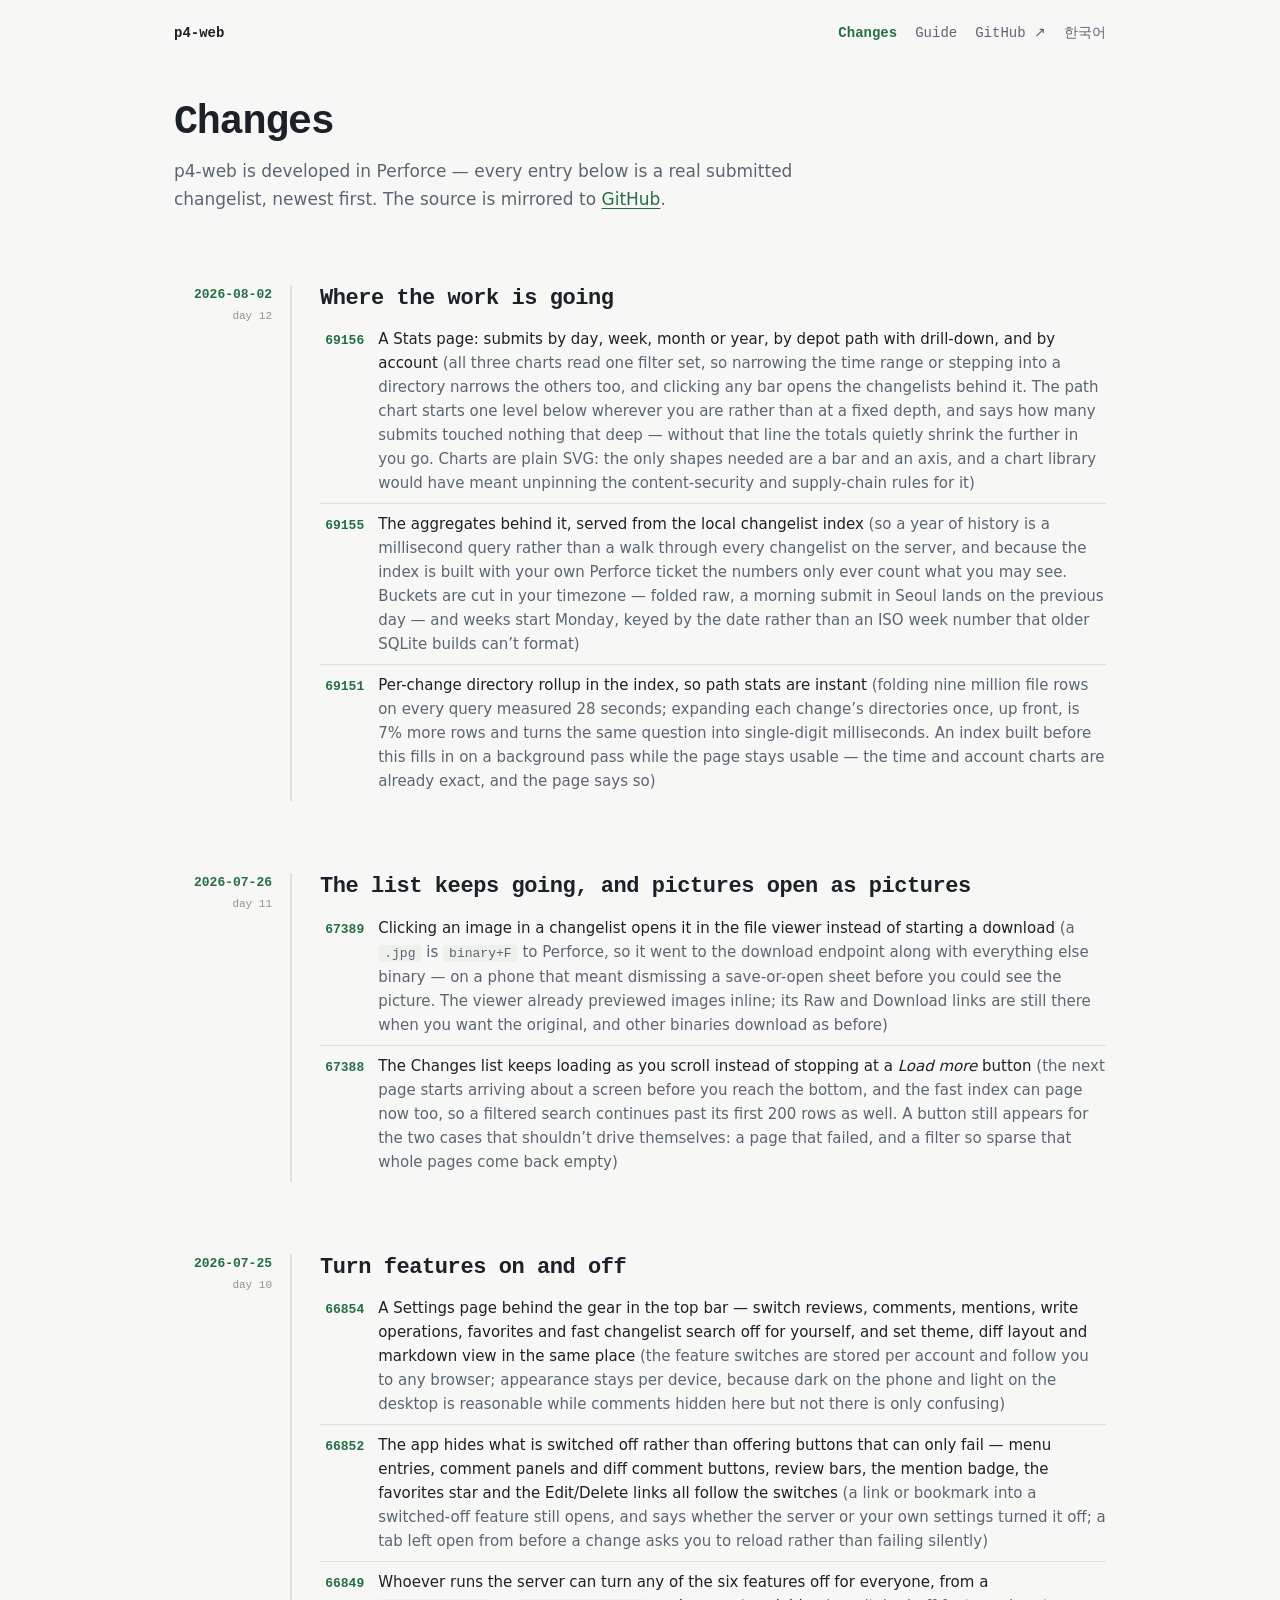
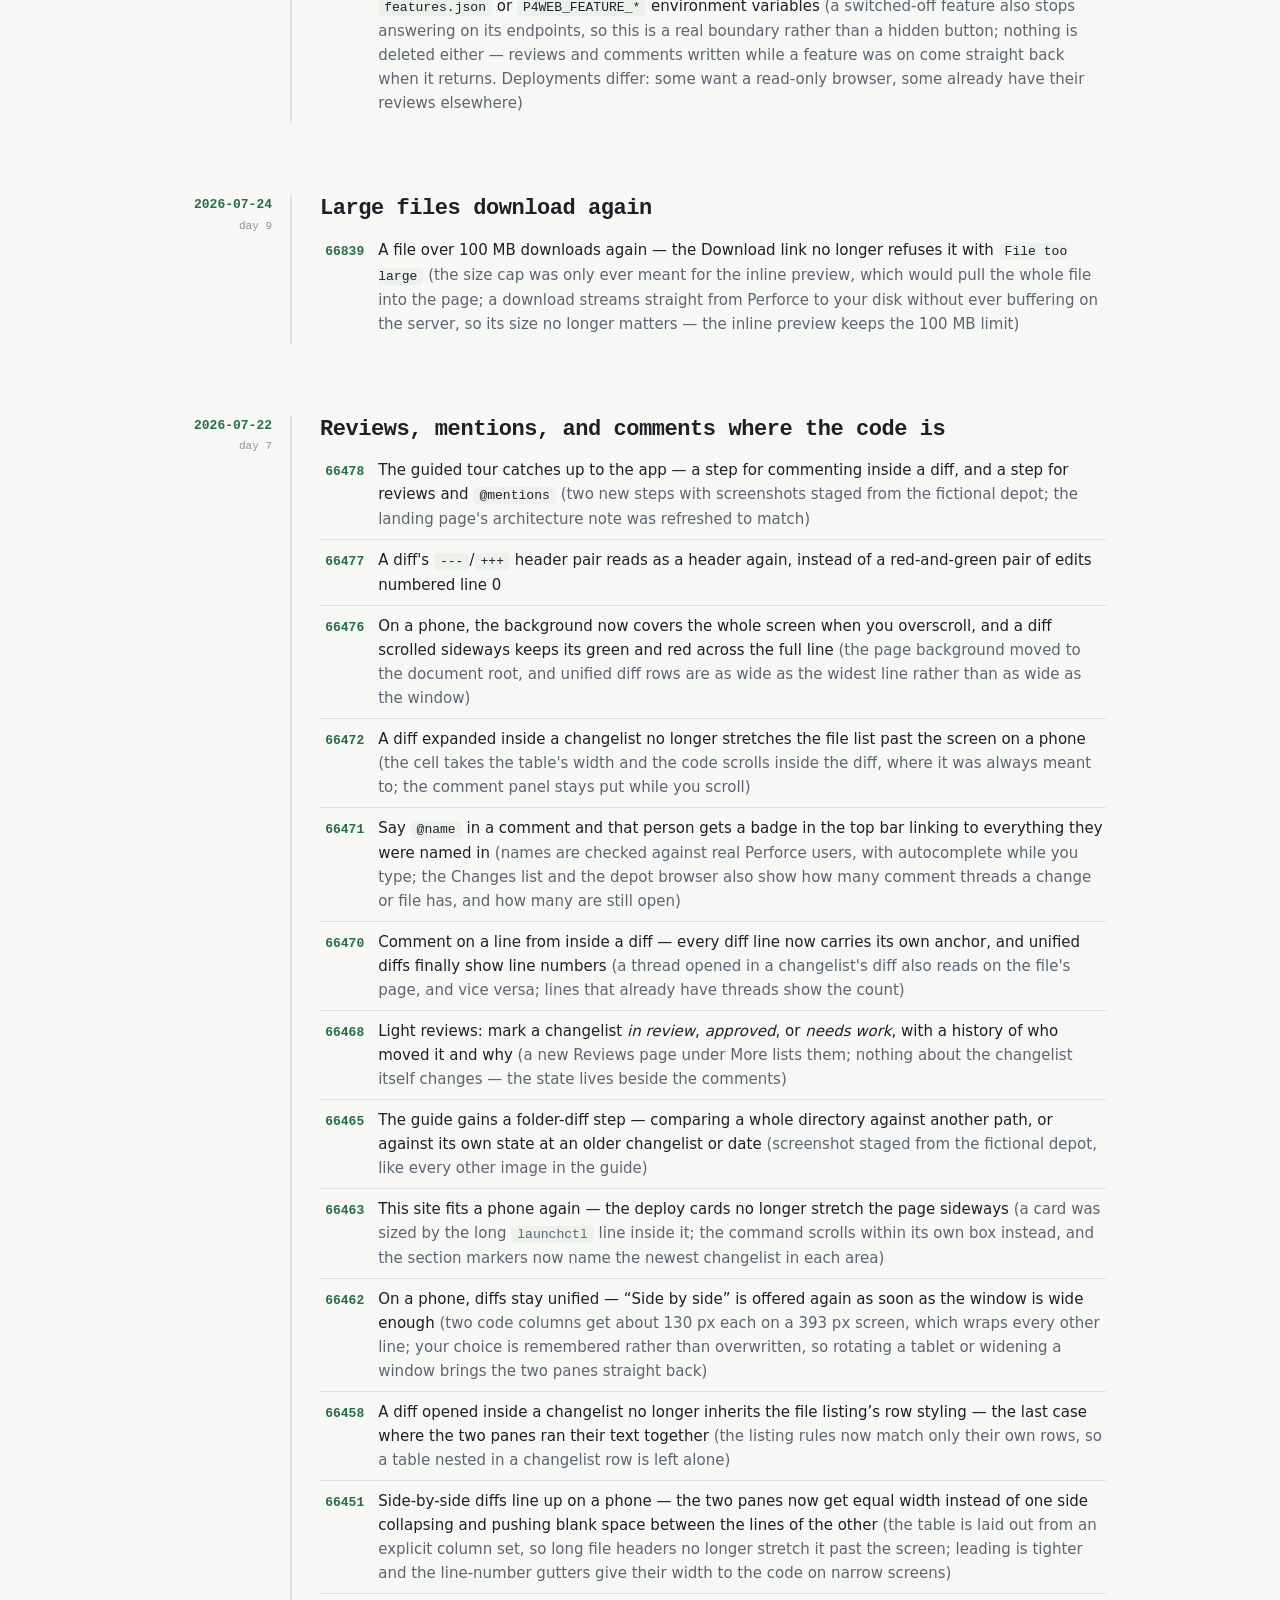
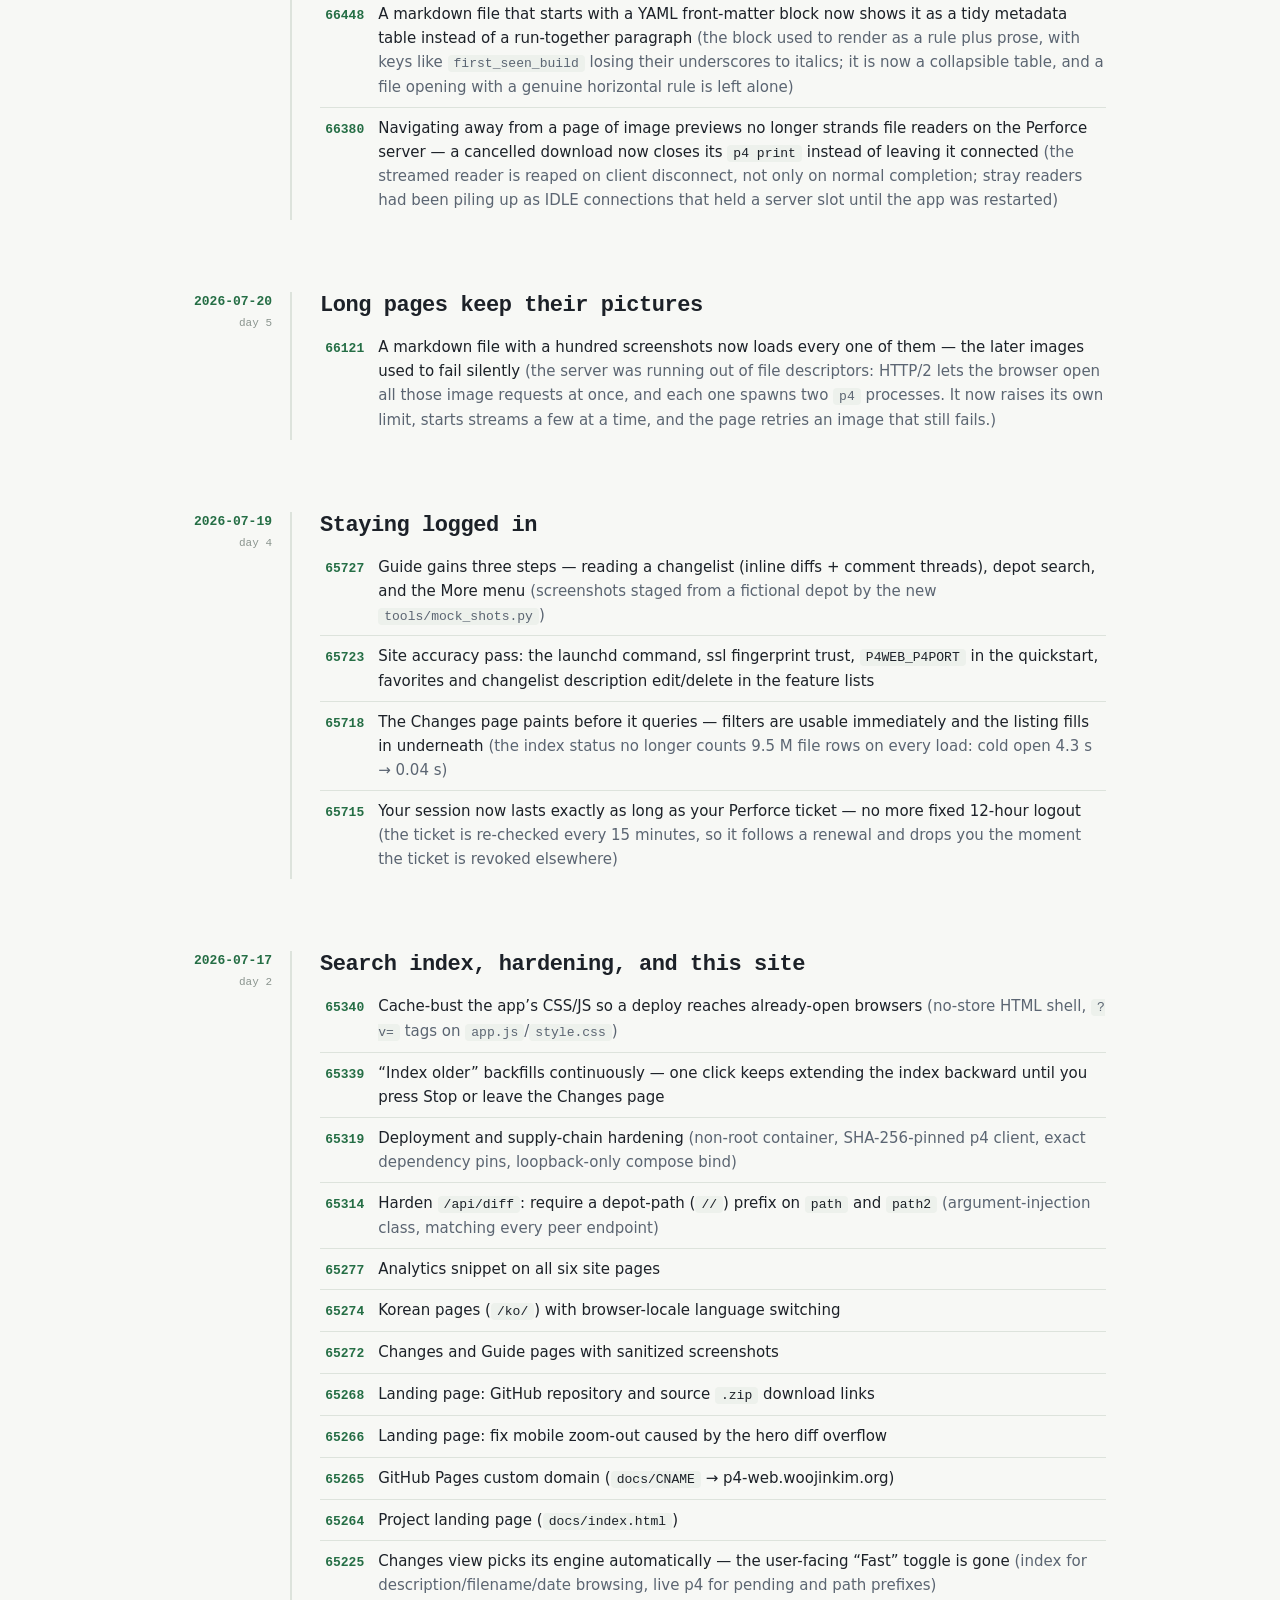
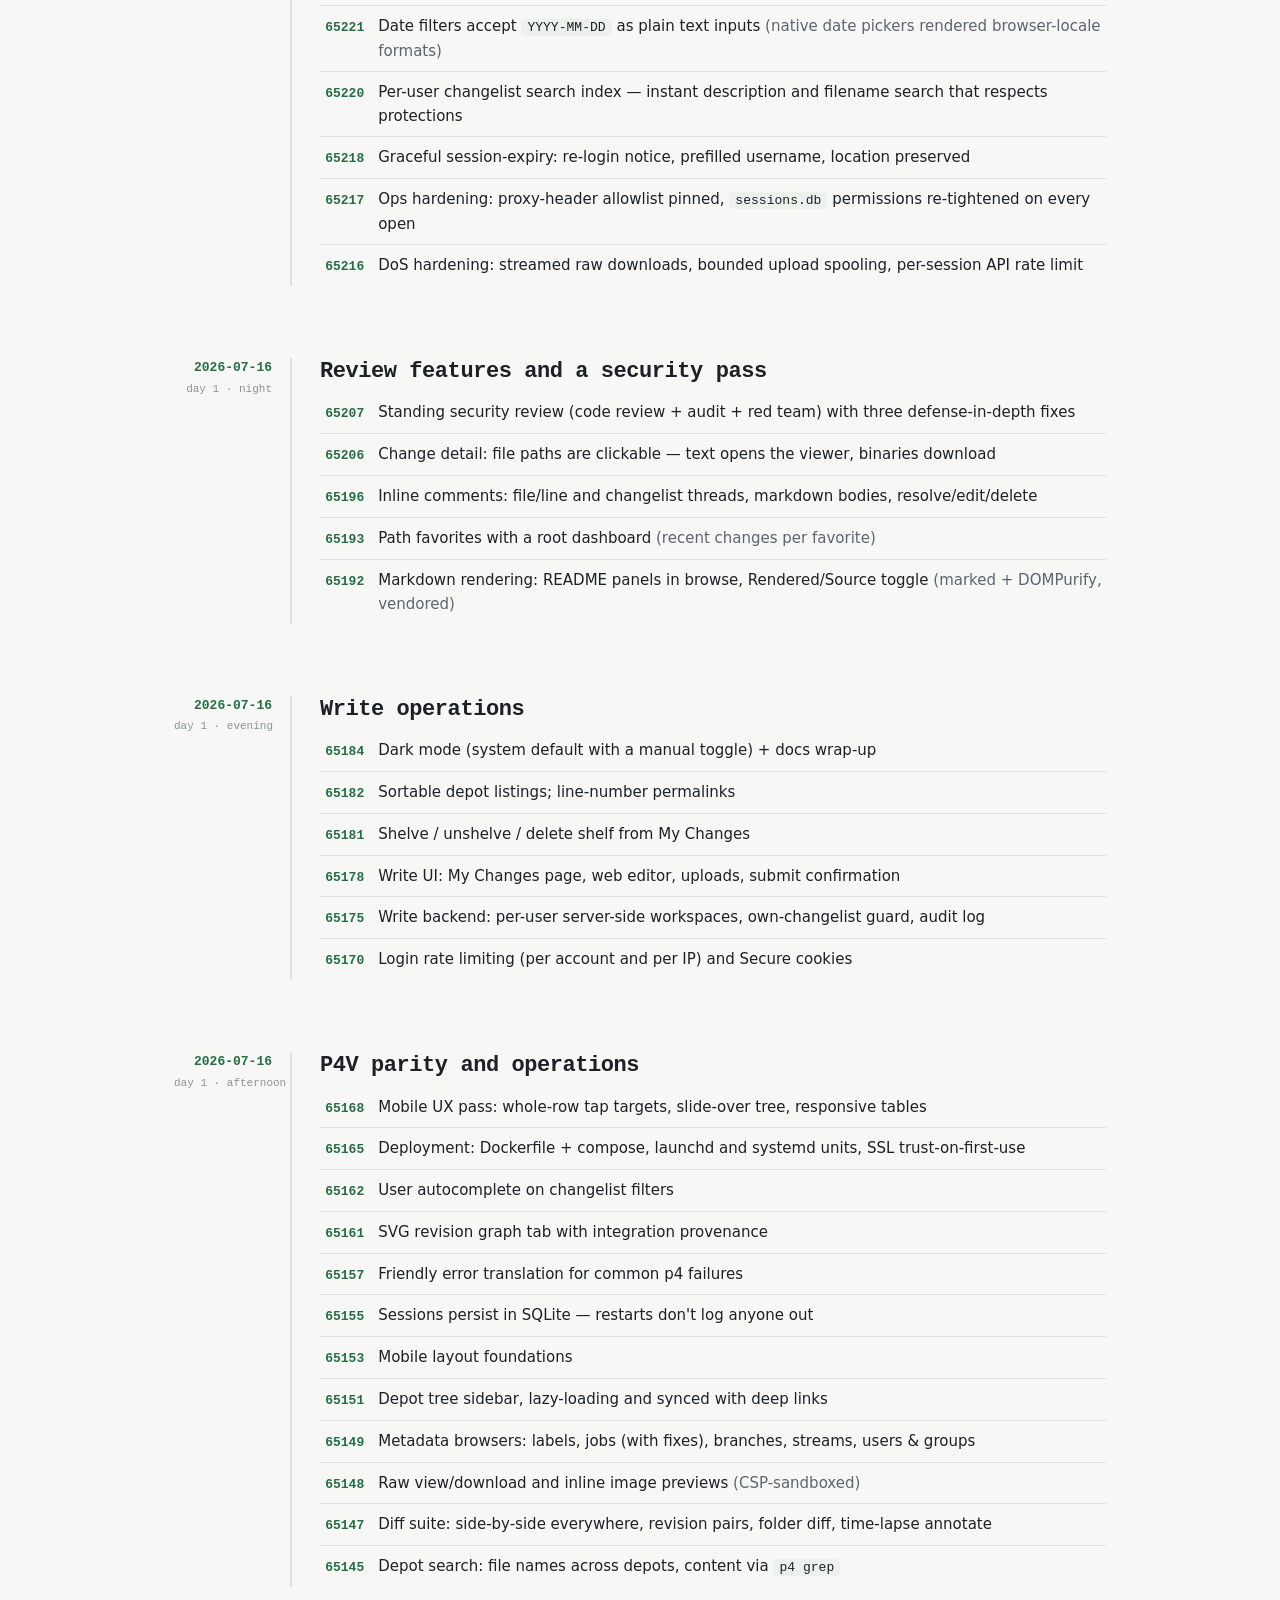
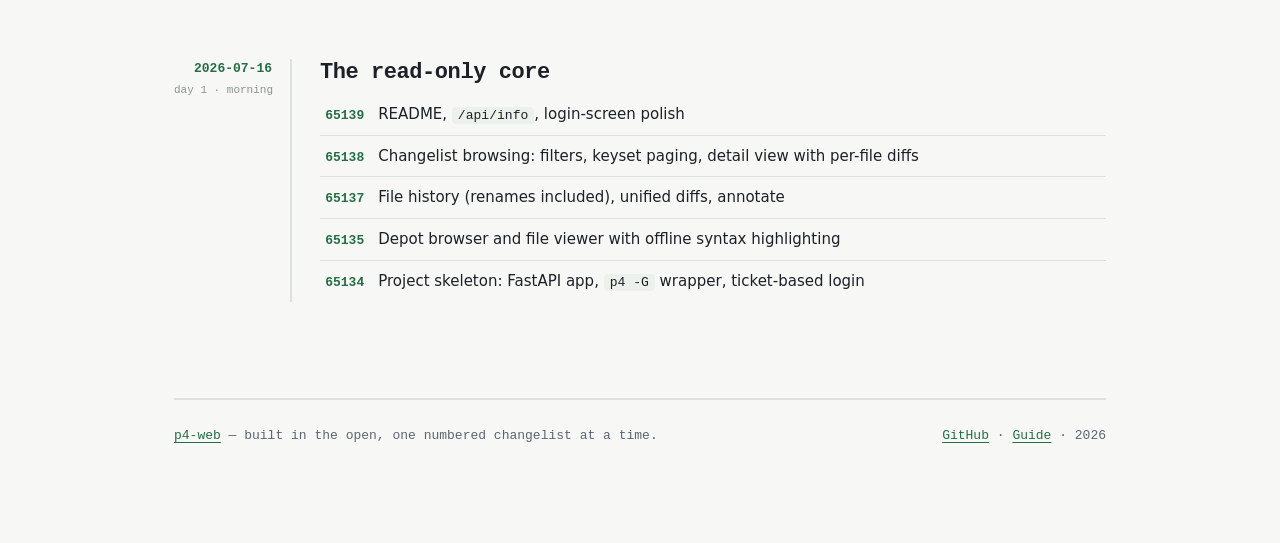
<file: docs/changes.html>
<!doctype html>
<html lang="en">
<head>
<meta charset="utf-8">
<meta name="viewport" content="width=device-width, initial-scale=1">
<meta name="description" content="p4-web changelog: every submitted changelist, newest first.">
<title>Changes — p4-web</title>
<link rel="alternate" hreflang="en" href="https://p4-web.woojinkim.org/changes.html">
<link rel="alternate" hreflang="ko" href="https://p4-web.woojinkim.org/ko/changes.html">
<script>
(function () {
  var here = "en";
  var file = location.pathname.split("/").pop() || "index.html";
  var pref = null;
  try { pref = localStorage.getItem("p4webLang"); } catch (e) {}
  var nav = ((navigator.languages && navigator.languages[0]) || navigator.language || "").toLowerCase();
  var want = pref || (nav.indexOf("ko") === 0 ? "ko" : "en");
  if (want !== here) location.replace("./ko/" + file + location.hash);
  document.addEventListener("DOMContentLoaded", function () {
    var a = document.getElementById("lang-switch");
    if (a) a.addEventListener("click", function () {
      try { localStorage.setItem("p4webLang", a.dataset.lang); } catch (e) {}
    });
  });
})();
</script>
<link rel="stylesheet" href="./site.css">
<!-- Matomo -->
<script>
  var _paq = window._paq = window._paq || [];
  /* tracker methods like "setCustomDimension" should be called before "trackPageView" */
  _paq.push(['trackPageView']);
  _paq.push(['enableLinkTracking']);
  (function() {
    var u="//matomo.woojinkim.org/";
    _paq.push(['setTrackerUrl', u+'matomo.php']);
    _paq.push(['setSiteId', '11']);
    var d=document, g=d.createElement('script'), s=d.getElementsByTagName('script')[0];
    g.async=true; g.src=u+'matomo.js'; s.parentNode.insertBefore(g,s);
  })();
</script>
<!-- End Matomo Code -->
</head>
<body>
<div class="page">

  <nav class="sitenav">
    <a class="brand" href="./">p4-web</a>
    <span class="sitenav-links">
      <a href="./changes.html" aria-current="page">Changes</a>
      <a href="./guide.html">Guide</a>
      <a href="https://github.com/neoocean/p4-web">GitHub&nbsp;↗</a>
      <a href="./ko/changes.html" id="lang-switch" data-lang="ko" lang="ko" hreflang="ko">한국어</a>
    </span>
  </nav>

  <header class="doc-head">
    <h1>Changes</h1>
    <p class="lede">p4-web is developed in Perforce — every entry below is a
      real submitted changelist, newest first. The source is mirrored to
      <a href="https://github.com/neoocean/p4-web">GitHub</a>.</p>
  </header>

  <section class="cl" id="d-2026-08-02">
    <div class="gutter">
      <div class="clno">2026-08-02</div>
      <div class="clmeta">day 12</div>
    </div>
    <div class="content">
      <h2>Where the work is going</h2>
      <ul class="chg-list">
        <li><span class="chg-cl">69156</span><span class="chg-title">A Stats page: submits by day, week, month or year, by depot path with drill-down, and by account <span class="chg-note">(all three charts read one filter set, so narrowing the time range or stepping into a directory narrows the others too, and clicking any bar opens the changelists behind it. The path chart starts one level below wherever you are rather than at a fixed depth, and says how many submits touched nothing that deep — without that line the totals quietly shrink the further in you go. Charts are plain SVG: the only shapes needed are a bar and an axis, and a chart library would have meant unpinning the content-security and supply-chain rules for it)</span></span></li>
        <li><span class="chg-cl">69155</span><span class="chg-title">The aggregates behind it, served from the local changelist index <span class="chg-note">(so a year of history is a millisecond query rather than a walk through every changelist on the server, and because the index is built with your own Perforce ticket the numbers only ever count what you may see. Buckets are cut in your timezone — folded raw, a morning submit in Seoul lands on the previous day — and weeks start Monday, keyed by the date rather than an ISO week number that older SQLite builds can’t format)</span></span></li>
        <li><span class="chg-cl">69151</span><span class="chg-title">Per-change directory rollup in the index, so path stats are instant <span class="chg-note">(folding nine million file rows on every query measured 28 seconds; expanding each change’s directories once, up front, is 7% more rows and turns the same question into single-digit milliseconds. An index built before this fills in on a background pass while the page stays usable — the time and account charts are already exact, and the page says so)</span></span></li>
      </ul>
    </div>
  </section>

  <section class="cl" id="d-2026-07-26">
    <div class="gutter">
      <div class="clno">2026-07-26</div>
      <div class="clmeta">day 11</div>
    </div>
    <div class="content">
      <h2>The list keeps going, and pictures open as pictures</h2>
      <ul class="chg-list">
        <li><span class="chg-cl">67389</span><span class="chg-title">Clicking an image in a changelist opens it in the file viewer instead of starting a download <span class="chg-note">(a <code>.jpg</code> is <code>binary+F</code> to Perforce, so it went to the download endpoint along with everything else binary — on a phone that meant dismissing a save-or-open sheet before you could see the picture. The viewer already previewed images inline; its Raw and Download links are still there when you want the original, and other binaries download as before)</span></span></li>
        <li><span class="chg-cl">67388</span><span class="chg-title">The Changes list keeps loading as you scroll instead of stopping at a <em>Load more</em> button <span class="chg-note">(the next page starts arriving about a screen before you reach the bottom, and the fast index can page now too, so a filtered search continues past its first 200 rows as well. A button still appears for the two cases that shouldn’t drive themselves: a page that failed, and a filter so sparse that whole pages come back empty)</span></span></li>
      </ul>
    </div>
  </section>

  <section class="cl" id="d-2026-07-25">
    <div class="gutter">
      <div class="clno">2026-07-25</div>
      <div class="clmeta">day 10</div>
    </div>
    <div class="content">
      <h2>Turn features on and off</h2>
      <ul class="chg-list">
        <li><span class="chg-cl">66854</span><span class="chg-title">A Settings page behind the gear in the top bar — switch reviews, comments, mentions, write operations, favorites and fast changelist search off for yourself, and set theme, diff layout and markdown view in the same place <span class="chg-note">(the feature switches are stored per account and follow you to any browser; appearance stays per device, because dark on the phone and light on the desktop is reasonable while comments hidden here but not there is only confusing)</span></span></li>
        <li><span class="chg-cl">66852</span><span class="chg-title">The app hides what is switched off rather than offering buttons that can only fail — menu entries, comment panels and diff comment buttons, review bars, the mention badge, the favorites star and the Edit/Delete links all follow the switches <span class="chg-note">(a link or bookmark into a switched-off feature still opens, and says whether the server or your own settings turned it off; a tab left open from before a change asks you to reload rather than failing silently)</span></span></li>
        <li><span class="chg-cl">66849</span><span class="chg-title">Whoever runs the server can turn any of the six features off for everyone, from a <code>features.json</code> or <code>P4WEB_FEATURE_*</code> environment variables <span class="chg-note">(a switched-off feature also stops answering on its endpoints, so this is a real boundary rather than a hidden button; nothing is deleted either — reviews and comments written while a feature was on come straight back when it returns. Deployments differ: some want a read-only browser, some already have their reviews elsewhere)</span></span></li>
      </ul>
    </div>
  </section>

  <section class="cl" id="d-2026-07-24">
    <div class="gutter">
      <div class="clno">2026-07-24</div>
      <div class="clmeta">day 9</div>
    </div>
    <div class="content">
      <h2>Large files download again</h2>
      <ul class="chg-list">
        <li><span class="chg-cl">66839</span><span class="chg-title">A file over 100&nbsp;MB downloads again — the Download link no longer refuses it with <code>File too large</code> <span class="chg-note">(the size cap was only ever meant for the inline preview, which would pull the whole file into the page; a download streams straight from Perforce to your disk without ever buffering on the server, so its size no longer matters — the inline preview keeps the 100&nbsp;MB limit)</span></span></li>
      </ul>
    </div>
  </section>

  <section class="cl" id="d-2026-07-22">
    <div class="gutter">
      <div class="clno">2026-07-22</div>
      <div class="clmeta">day 7</div>
    </div>
    <div class="content">
      <h2>Reviews, mentions, and comments where the code is</h2>
      <ul class="chg-list">
        <li><span class="chg-cl">66478</span><span class="chg-title">The guided tour catches up to the app — a step for commenting inside a diff, and a step for reviews and <code>@mentions</code> <span class="chg-note">(two new steps with screenshots staged from the fictional depot; the landing page's architecture note was refreshed to match)</span></span></li>
        <li><span class="chg-cl">66477</span><span class="chg-title">A diff's <code>---</code>/<code>+++</code> header pair reads as a header again, instead of a red-and-green pair of edits numbered line 0</span></li>
        <li><span class="chg-cl">66476</span><span class="chg-title">On a phone, the background now covers the whole screen when you overscroll, and a diff scrolled sideways keeps its green and red across the full line <span class="chg-note">(the page background moved to the document root, and unified diff rows are as wide as the widest line rather than as wide as the window)</span></span></li>
        <li><span class="chg-cl">66472</span><span class="chg-title">A diff expanded inside a changelist no longer stretches the file list past the screen on a phone <span class="chg-note">(the cell takes the table's width and the code scrolls inside the diff, where it was always meant to; the comment panel stays put while you scroll)</span></span></li>
        <li><span class="chg-cl">66471</span><span class="chg-title">Say <code>@name</code> in a comment and that person gets a badge in the top bar linking to everything they were named in <span class="chg-note">(names are checked against real Perforce users, with autocomplete while you type; the Changes list and the depot browser also show how many comment threads a change or file has, and how many are still open)</span></span></li>
        <li><span class="chg-cl">66470</span><span class="chg-title">Comment on a line from inside a diff — every diff line now carries its own anchor, and unified diffs finally show line numbers <span class="chg-note">(a thread opened in a changelist's diff also reads on the file's page, and vice versa; lines that already have threads show the count)</span></span></li>
        <li><span class="chg-cl">66468</span><span class="chg-title">Light reviews: mark a changelist <em>in review</em>, <em>approved</em>, or <em>needs work</em>, with a history of who moved it and why <span class="chg-note">(a new Reviews page under More lists them; nothing about the changelist itself changes — the state lives beside the comments)</span></span></li>
        <li><span class="chg-cl">66465</span><span class="chg-title">The guide gains a folder-diff step — comparing a whole directory against another path, or against its own state at an older changelist or date <span class="chg-note">(screenshot staged from the fictional depot, like every other image in the guide)</span></span></li>
        <li><span class="chg-cl">66463</span><span class="chg-title">This site fits a phone again — the deploy cards no longer stretch the page sideways <span class="chg-note">(a card was sized by the long <code>launchctl</code> line inside it; the command scrolls within its own box instead, and the section markers now name the newest changelist in each area)</span></span></li>
        <li><span class="chg-cl">66462</span><span class="chg-title">On a phone, diffs stay unified — “Side by side” is offered again as soon as the window is wide enough <span class="chg-note">(two code columns get about 130&nbsp;px each on a 393&nbsp;px screen, which wraps every other line; your choice is remembered rather than overwritten, so rotating a tablet or widening a window brings the two panes straight back)</span></span></li>
        <li><span class="chg-cl">66458</span><span class="chg-title">A diff opened inside a changelist no longer inherits the file listing’s row styling — the last case where the two panes ran their text together <span class="chg-note">(the listing rules now match only their own rows, so a table nested in a changelist row is left alone)</span></span></li>
        <li><span class="chg-cl">66451</span><span class="chg-title">Side-by-side diffs line up on a phone — the two panes now get equal width instead of one side collapsing and pushing blank space between the lines of the other <span class="chg-note">(the table is laid out from an explicit column set, so long file headers no longer stretch it past the screen; leading is tighter and the line-number gutters give their width to the code on narrow screens)</span></span></li>
        <li><span class="chg-cl">66448</span><span class="chg-title">A markdown file that starts with a YAML front-matter block now shows it as a tidy metadata table instead of a run-together paragraph <span class="chg-note">(the block used to render as a rule plus prose, with keys like <code>first_seen_build</code> losing their underscores to italics; it is now a collapsible table, and a file opening with a genuine horizontal rule is left alone)</span></span></li>
        <li><span class="chg-cl">66380</span><span class="chg-title">Navigating away from a page of image previews no longer strands file readers on the Perforce server — a cancelled download now closes its <code>p4 print</code> instead of leaving it connected <span class="chg-note">(the streamed reader is reaped on client disconnect, not only on normal completion; stray readers had been piling up as IDLE connections that held a server slot until the app was restarted)</span></span></li>
      </ul>
    </div>
  </section>

  <section class="cl" id="d-2026-07-20">
    <div class="gutter">
      <div class="clno">2026-07-20</div>
      <div class="clmeta">day 5</div>
    </div>
    <div class="content">
      <h2>Long pages keep their pictures</h2>
      <ul class="chg-list">
        <li><span class="chg-cl">66121</span><span class="chg-title">A markdown file with a hundred screenshots now loads every one of them — the later images used to fail silently <span class="chg-note">(the server was running out of file descriptors: HTTP/2 lets the browser open all those image requests at once, and each one spawns two <code>p4</code> processes. It now raises its own limit, starts streams a few at a time, and the page retries an image that still fails.)</span></span></li>
      </ul>
    </div>
  </section>

  <section class="cl" id="d-2026-07-19">
    <div class="gutter">
      <div class="clno">2026-07-19</div>
      <div class="clmeta">day 4</div>
    </div>
    <div class="content">
      <h2>Staying logged in</h2>
      <ul class="chg-list">
        <li><span class="chg-cl">65727</span><span class="chg-title">Guide gains three steps — reading a changelist (inline diffs + comment threads), depot search, and the More menu <span class="chg-note">(screenshots staged from a fictional depot by the new <code>tools/mock_shots.py</code>)</span></span></li>
        <li><span class="chg-cl">65723</span><span class="chg-title">Site accuracy pass: the launchd command, ssl fingerprint trust, <code>P4WEB_P4PORT</code> in the quickstart, favorites and changelist description edit/delete in the feature lists</span></li>
        <li><span class="chg-cl">65718</span><span class="chg-title">The Changes page paints before it queries — filters are usable immediately and the listing fills in underneath <span class="chg-note">(the index status no longer counts 9.5&nbsp;M file rows on every load: cold open 4.3&nbsp;s → 0.04&nbsp;s)</span></span></li>
        <li><span class="chg-cl">65715</span><span class="chg-title">Your session now lasts exactly as long as your Perforce ticket — no more fixed 12-hour logout <span class="chg-note">(the ticket is re-checked every 15 minutes, so it follows a renewal and drops you the moment the ticket is revoked elsewhere)</span></span></li>
      </ul>
    </div>
  </section>

  <section class="cl" id="d-2026-07-17">
    <div class="gutter">
      <div class="clno">2026-07-17</div>
      <div class="clmeta">day 2</div>
    </div>
    <div class="content">
      <h2>Search index, hardening, and this site</h2>
      <ul class="chg-list">
        <li><span class="chg-cl">65340</span><span class="chg-title">Cache-bust the app’s CSS/JS so a deploy reaches already-open browsers <span class="chg-note">(no-store HTML shell, <code>?v=</code> tags on <code>app.js</code>/<code>style.css</code>)</span></span></li>
        <li><span class="chg-cl">65339</span><span class="chg-title">“Index older” backfills continuously — one click keeps extending the index backward until you press Stop or leave the Changes page</span></li>
        <li><span class="chg-cl">65319</span><span class="chg-title">Deployment and supply-chain hardening <span class="chg-note">(non-root container, SHA-256-pinned p4 client, exact dependency pins, loopback-only compose bind)</span></span></li>
        <li><span class="chg-cl">65314</span><span class="chg-title">Harden <code>/api/diff</code>: require a depot-path (<code>//</code>) prefix on <code>path</code> and <code>path2</code> <span class="chg-note">(argument-injection class, matching every peer endpoint)</span></span></li>
        <li><span class="chg-cl">65277</span><span class="chg-title">Analytics snippet on all six site pages</span></li>
        <li><span class="chg-cl">65274</span><span class="chg-title">Korean pages (<code>/ko/</code>) with browser-locale language switching</span></li>
        <li><span class="chg-cl">65272</span><span class="chg-title">Changes and Guide pages with sanitized screenshots</span></li>
        <li><span class="chg-cl">65268</span><span class="chg-title">Landing page: GitHub repository and source <code>.zip</code> download links</span></li>
        <li><span class="chg-cl">65266</span><span class="chg-title">Landing page: fix mobile zoom-out caused by the hero diff overflow</span></li>
        <li><span class="chg-cl">65265</span><span class="chg-title">GitHub Pages custom domain (<code>docs/CNAME</code> → p4-web.woojinkim.org)</span></li>
        <li><span class="chg-cl">65264</span><span class="chg-title">Project landing page (<code>docs/index.html</code>)</span></li>
        <li><span class="chg-cl">65225</span><span class="chg-title">Changes view picks its engine automatically — the user-facing “Fast” toggle is gone <span class="chg-note">(index for description/filename/date browsing, live p4 for pending and path prefixes)</span></span></li>
        <li><span class="chg-cl">65221</span><span class="chg-title">Date filters accept <code>YYYY-MM-DD</code> as plain text inputs <span class="chg-note">(native date pickers rendered browser-locale formats)</span></span></li>
        <li><span class="chg-cl">65220</span><span class="chg-title">Per-user changelist search index — instant description and filename search that respects protections</span></li>
        <li><span class="chg-cl">65218</span><span class="chg-title">Graceful session-expiry: re-login notice, prefilled username, location preserved</span></li>
        <li><span class="chg-cl">65217</span><span class="chg-title">Ops hardening: proxy-header allowlist pinned, <code>sessions.db</code> permissions re-tightened on every open</span></li>
        <li><span class="chg-cl">65216</span><span class="chg-title">DoS hardening: streamed raw downloads, bounded upload spooling, per-session API rate limit</span></li>
      </ul>
    </div>
  </section>

  <section class="cl" id="d-2026-07-16">
    <div class="gutter">
      <div class="clno">2026-07-16</div>
      <div class="clmeta">day 1 · night</div>
    </div>
    <div class="content">
      <h2>Review features and a security pass</h2>
      <ul class="chg-list">
        <li><span class="chg-cl">65207</span><span class="chg-title">Standing security review (code review + audit + red team) with three defense-in-depth fixes</span></li>
        <li><span class="chg-cl">65206</span><span class="chg-title">Change detail: file paths are clickable — text opens the viewer, binaries download</span></li>
        <li><span class="chg-cl">65196</span><span class="chg-title">Inline comments: file/line and changelist threads, markdown bodies, resolve/edit/delete</span></li>
        <li><span class="chg-cl">65193</span><span class="chg-title">Path favorites with a root dashboard <span class="chg-note">(recent changes per favorite)</span></span></li>
        <li><span class="chg-cl">65192</span><span class="chg-title">Markdown rendering: README panels in browse, Rendered/Source toggle <span class="chg-note">(marked + DOMPurify, vendored)</span></span></li>
      </ul>
    </div>
  </section>

  <section class="cl">
    <div class="gutter">
      <div class="clno">2026-07-16</div>
      <div class="clmeta">day 1 · evening</div>
    </div>
    <div class="content">
      <h2>Write operations</h2>
      <ul class="chg-list">
        <li><span class="chg-cl">65184</span><span class="chg-title">Dark mode (system default with a manual toggle) + docs wrap-up</span></li>
        <li><span class="chg-cl">65182</span><span class="chg-title">Sortable depot listings; line-number permalinks</span></li>
        <li><span class="chg-cl">65181</span><span class="chg-title">Shelve / unshelve / delete shelf from My Changes</span></li>
        <li><span class="chg-cl">65178</span><span class="chg-title">Write UI: My Changes page, web editor, uploads, submit confirmation</span></li>
        <li><span class="chg-cl">65175</span><span class="chg-title">Write backend: per-user server-side workspaces, own-changelist guard, audit log</span></li>
        <li><span class="chg-cl">65170</span><span class="chg-title">Login rate limiting (per account and per IP) and Secure cookies</span></li>
      </ul>
    </div>
  </section>

  <section class="cl">
    <div class="gutter">
      <div class="clno">2026-07-16</div>
      <div class="clmeta">day 1 · afternoon</div>
    </div>
    <div class="content">
      <h2>P4V parity and operations</h2>
      <ul class="chg-list">
        <li><span class="chg-cl">65168</span><span class="chg-title">Mobile UX pass: whole-row tap targets, slide-over tree, responsive tables</span></li>
        <li><span class="chg-cl">65165</span><span class="chg-title">Deployment: Dockerfile + compose, launchd and systemd units, SSL trust-on-first-use</span></li>
        <li><span class="chg-cl">65162</span><span class="chg-title">User autocomplete on changelist filters</span></li>
        <li><span class="chg-cl">65161</span><span class="chg-title">SVG revision graph tab with integration provenance</span></li>
        <li><span class="chg-cl">65157</span><span class="chg-title">Friendly error translation for common p4 failures</span></li>
        <li><span class="chg-cl">65155</span><span class="chg-title">Sessions persist in SQLite — restarts don't log anyone out</span></li>
        <li><span class="chg-cl">65153</span><span class="chg-title">Mobile layout foundations</span></li>
        <li><span class="chg-cl">65151</span><span class="chg-title">Depot tree sidebar, lazy-loading and synced with deep links</span></li>
        <li><span class="chg-cl">65149</span><span class="chg-title">Metadata browsers: labels, jobs (with fixes), branches, streams, users &amp; groups</span></li>
        <li><span class="chg-cl">65148</span><span class="chg-title">Raw view/download and inline image previews <span class="chg-note">(CSP-sandboxed)</span></span></li>
        <li><span class="chg-cl">65147</span><span class="chg-title">Diff suite: side-by-side everywhere, revision pairs, folder diff, time-lapse annotate</span></li>
        <li><span class="chg-cl">65145</span><span class="chg-title">Depot search: file names across depots, content via <code>p4 grep</code></span></li>
      </ul>
    </div>
  </section>

  <section class="cl">
    <div class="gutter">
      <div class="clno">2026-07-16</div>
      <div class="clmeta">day 1 · morning</div>
    </div>
    <div class="content">
      <h2>The read-only core</h2>
      <ul class="chg-list">
        <li><span class="chg-cl">65139</span><span class="chg-title">README, <code>/api/info</code>, login-screen polish</span></li>
        <li><span class="chg-cl">65138</span><span class="chg-title">Changelist browsing: filters, keyset paging, detail view with per-file diffs</span></li>
        <li><span class="chg-cl">65137</span><span class="chg-title">File history (renames included), unified diffs, annotate</span></li>
        <li><span class="chg-cl">65135</span><span class="chg-title">Depot browser and file viewer with offline syntax highlighting</span></li>
        <li><span class="chg-cl">65134</span><span class="chg-title">Project skeleton: FastAPI app, <code>p4 -G</code> wrapper, ticket-based login</span></li>
      </ul>
    </div>
  </section>

  <footer>
    <span><a href="./">p4-web</a> — built in the open, one numbered changelist at a time.</span>
    <span><a href="https://github.com/neoocean/p4-web">GitHub</a> · <a href="./guide.html">Guide</a> · 2026</span>
  </footer>

</div>
</body>
</html>
</file>
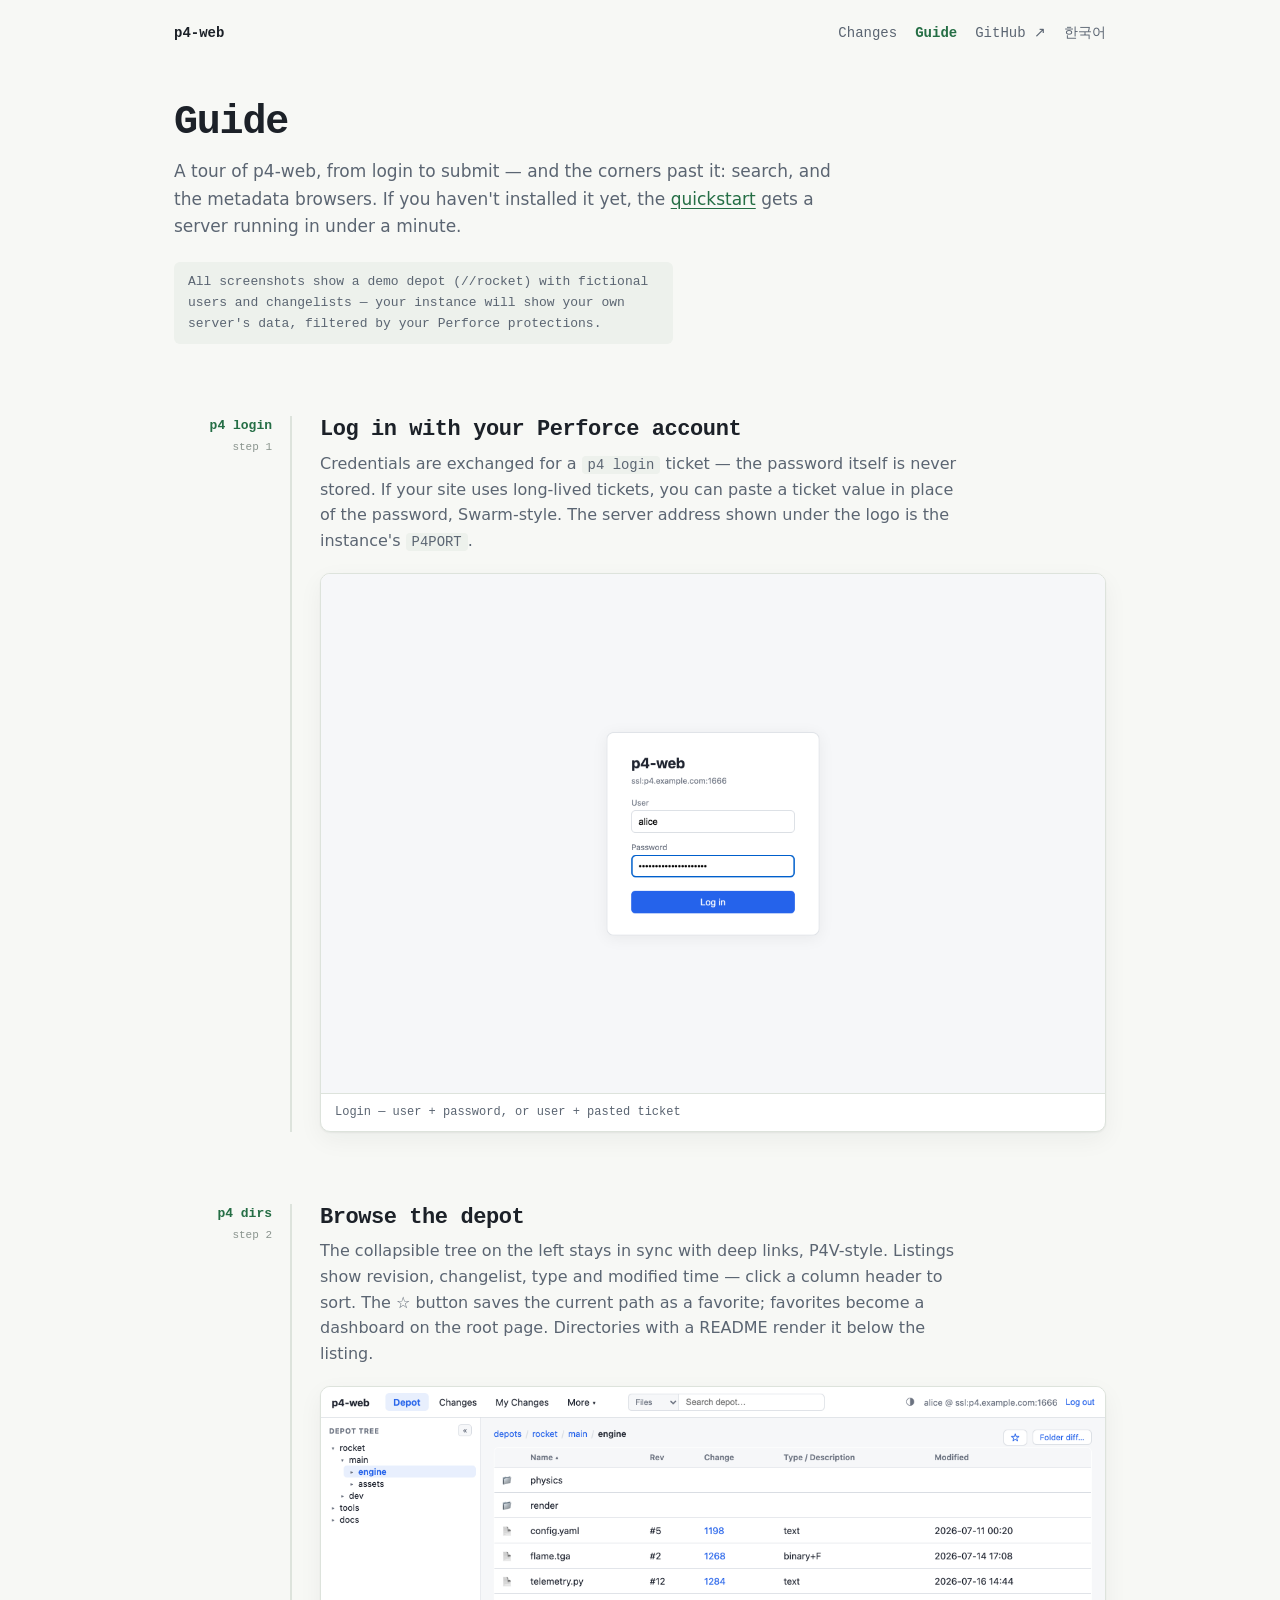
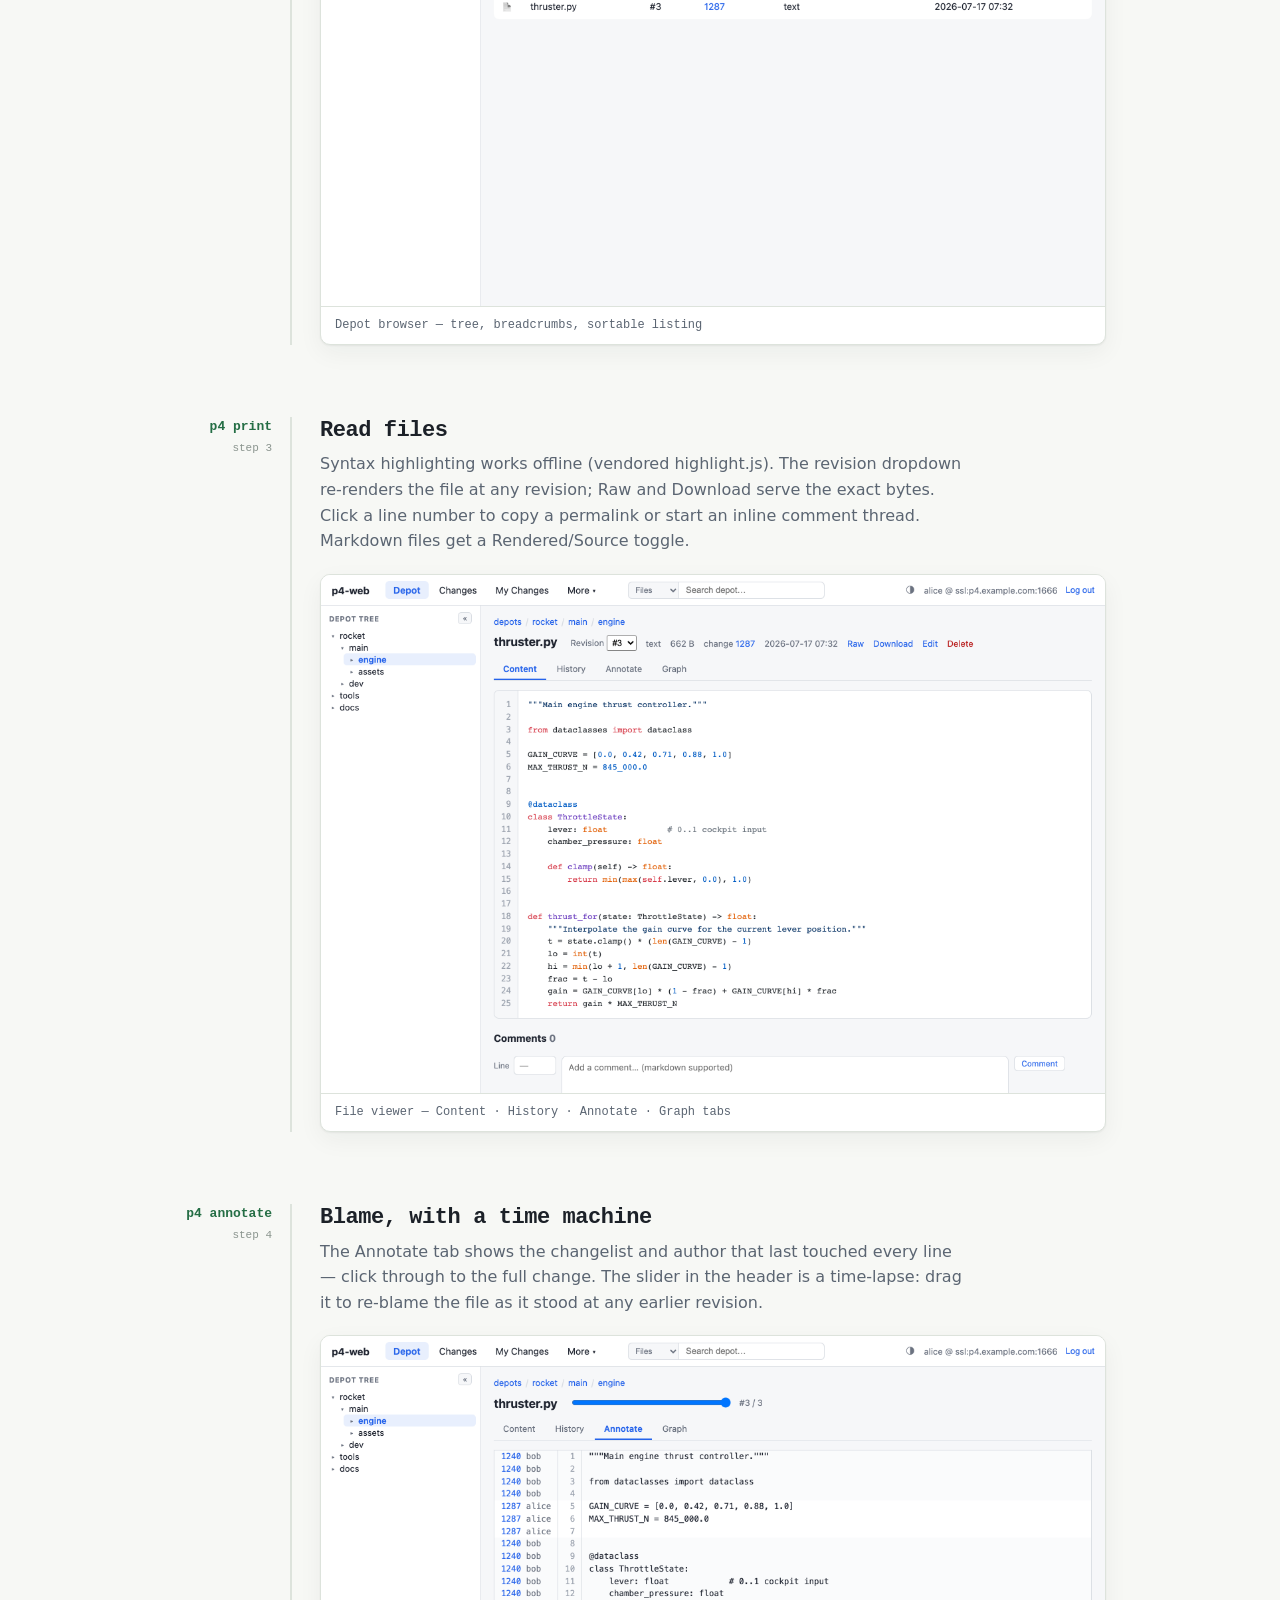
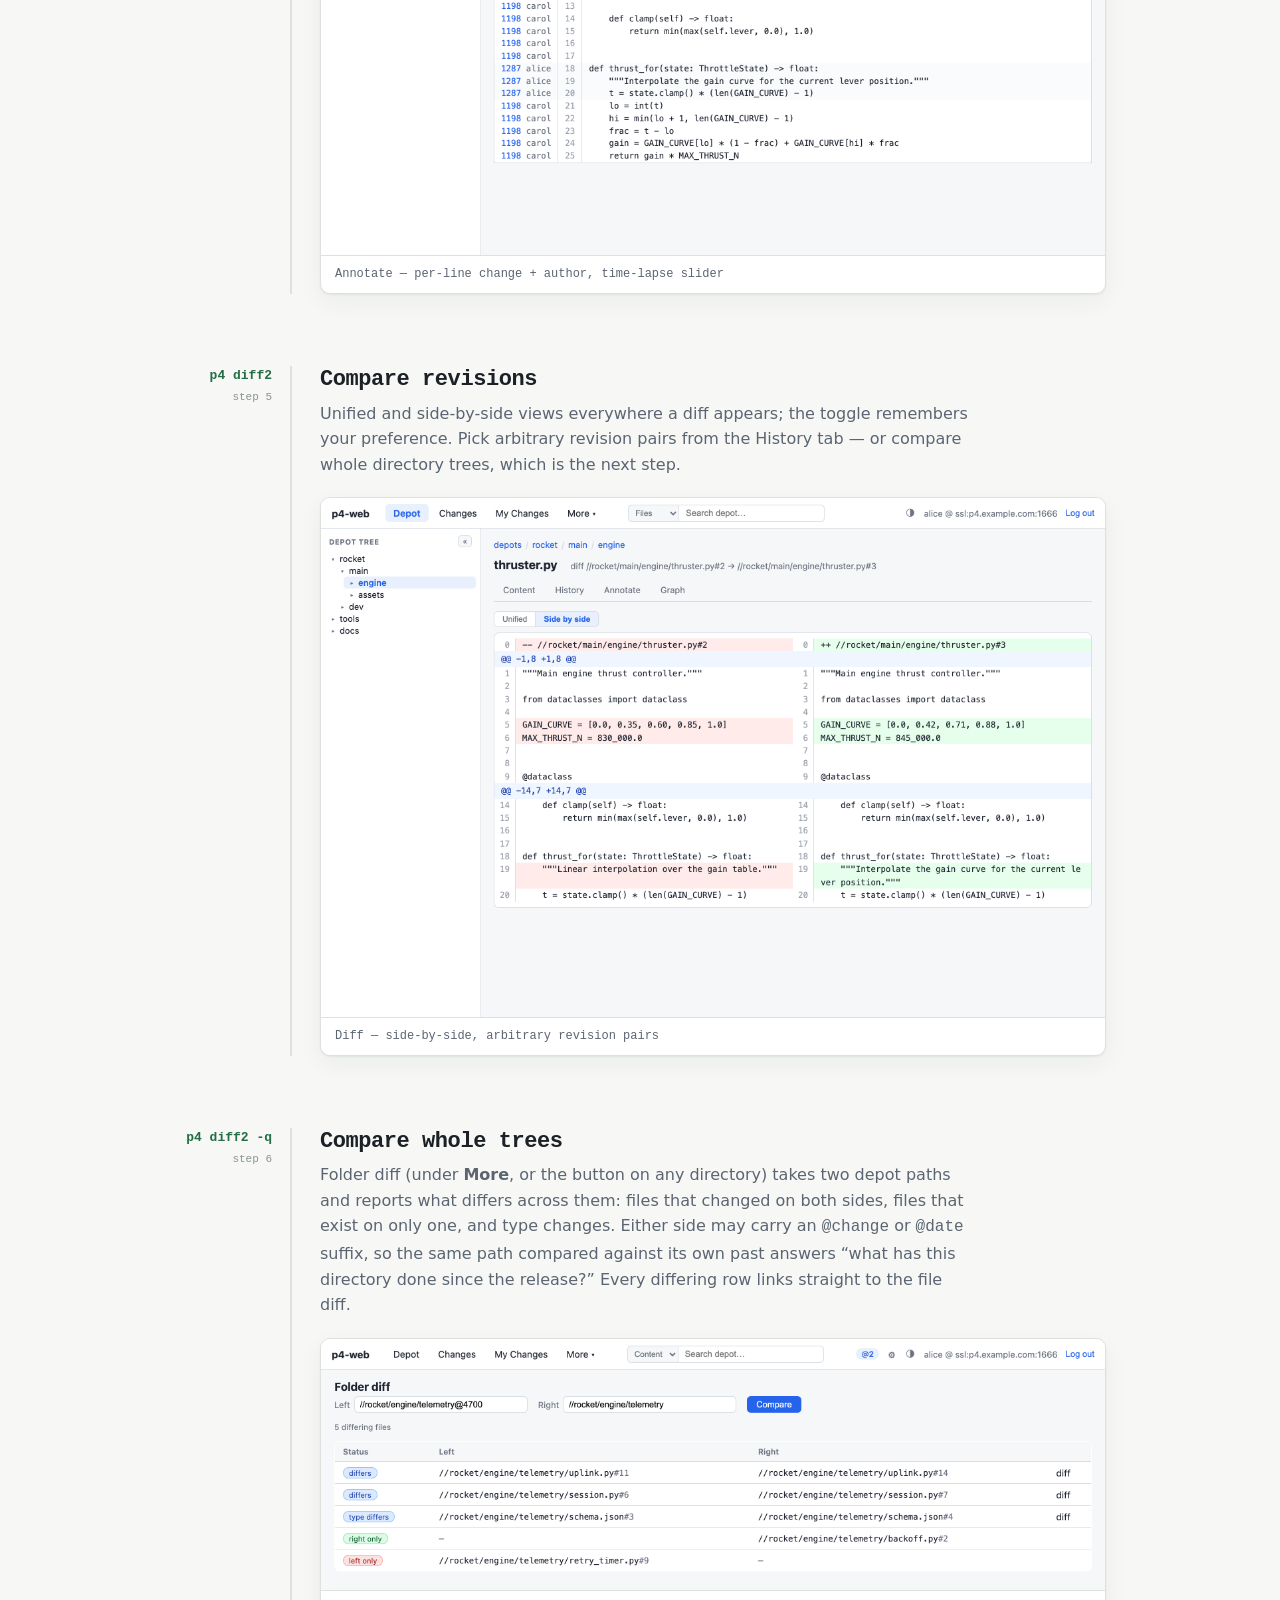
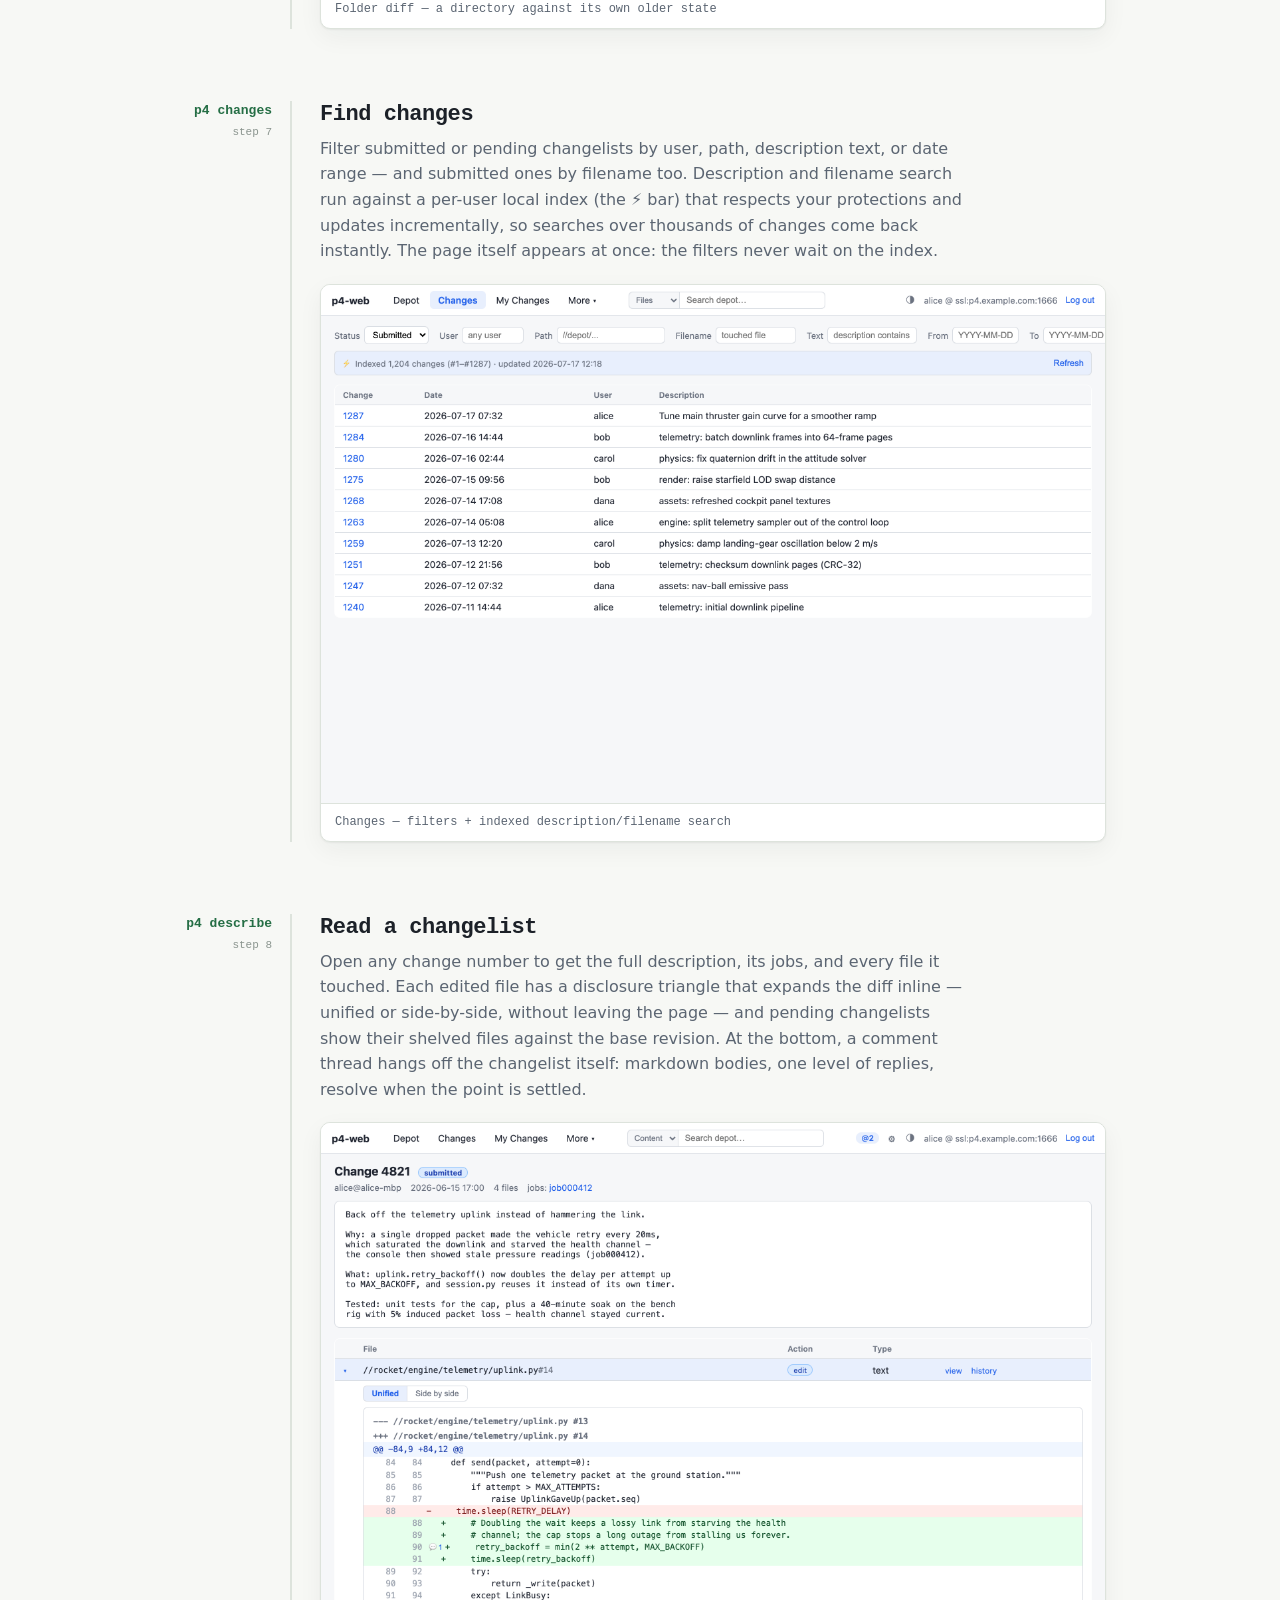
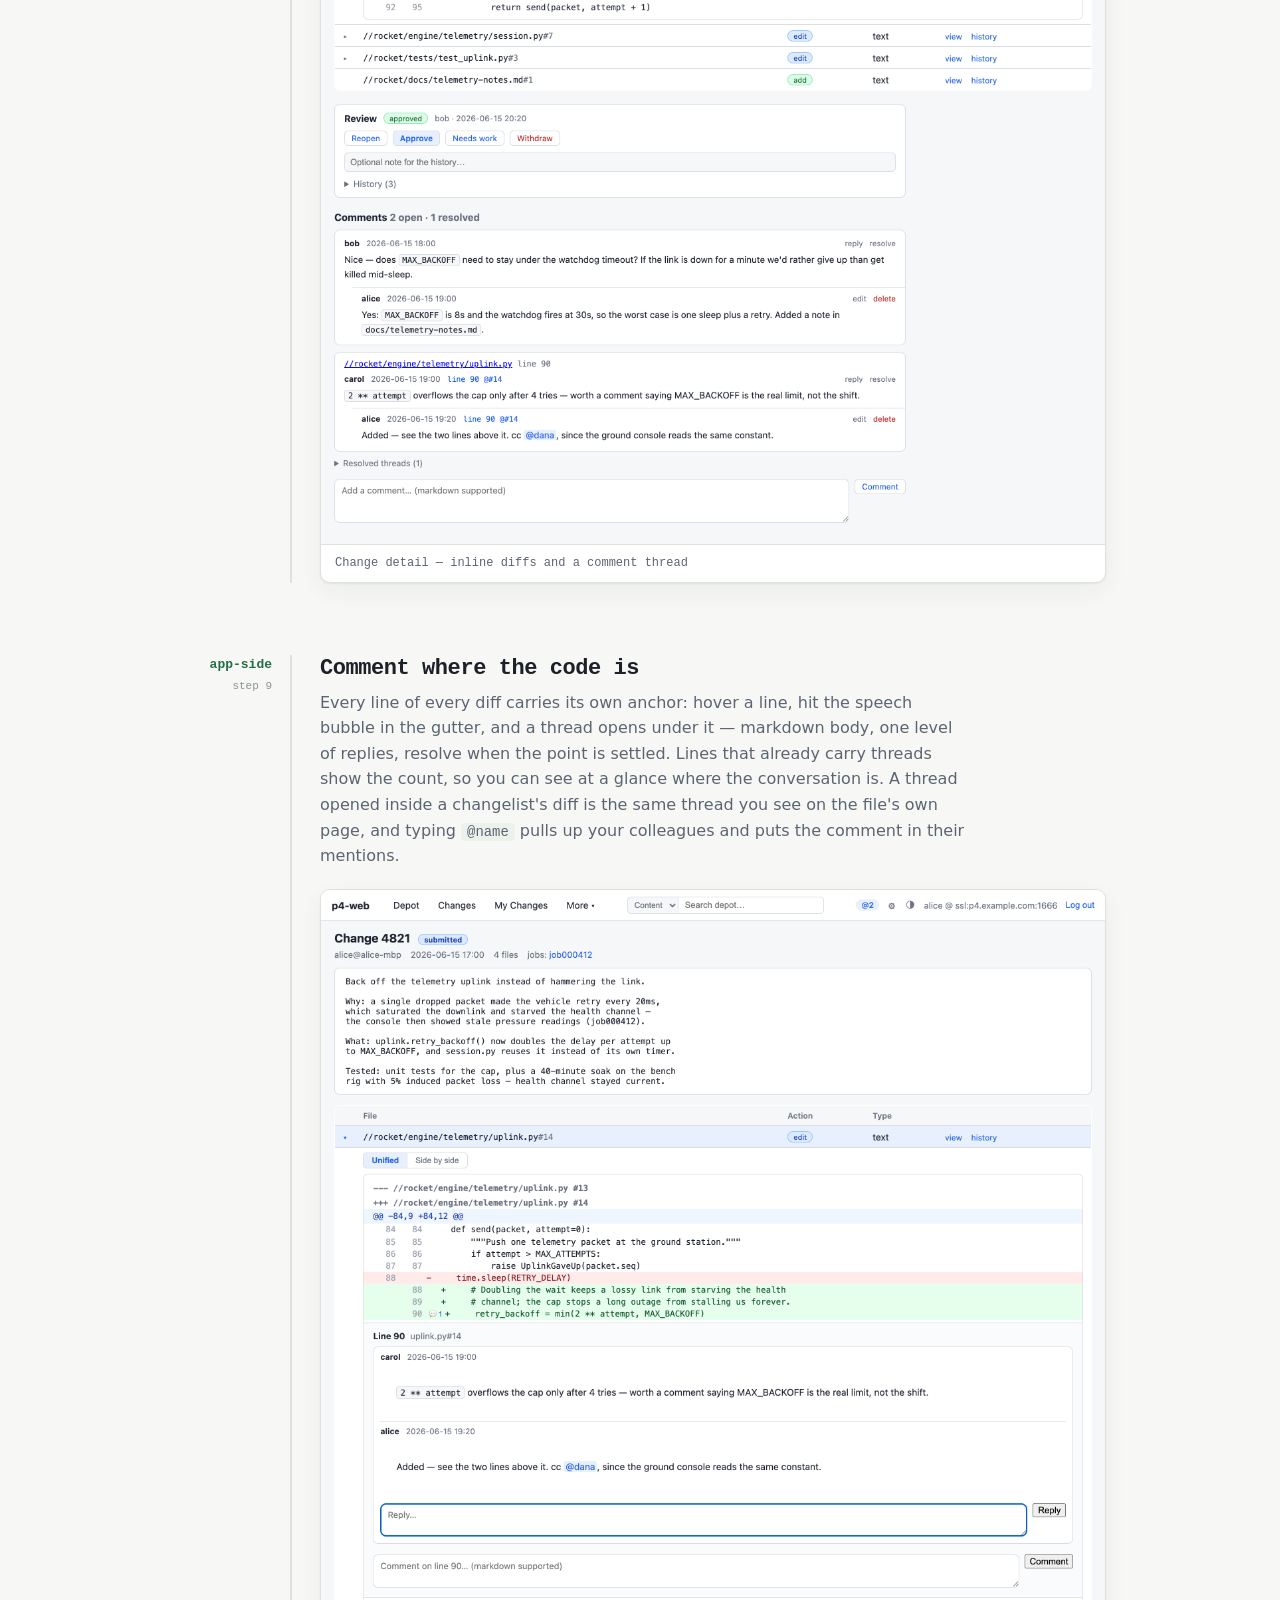
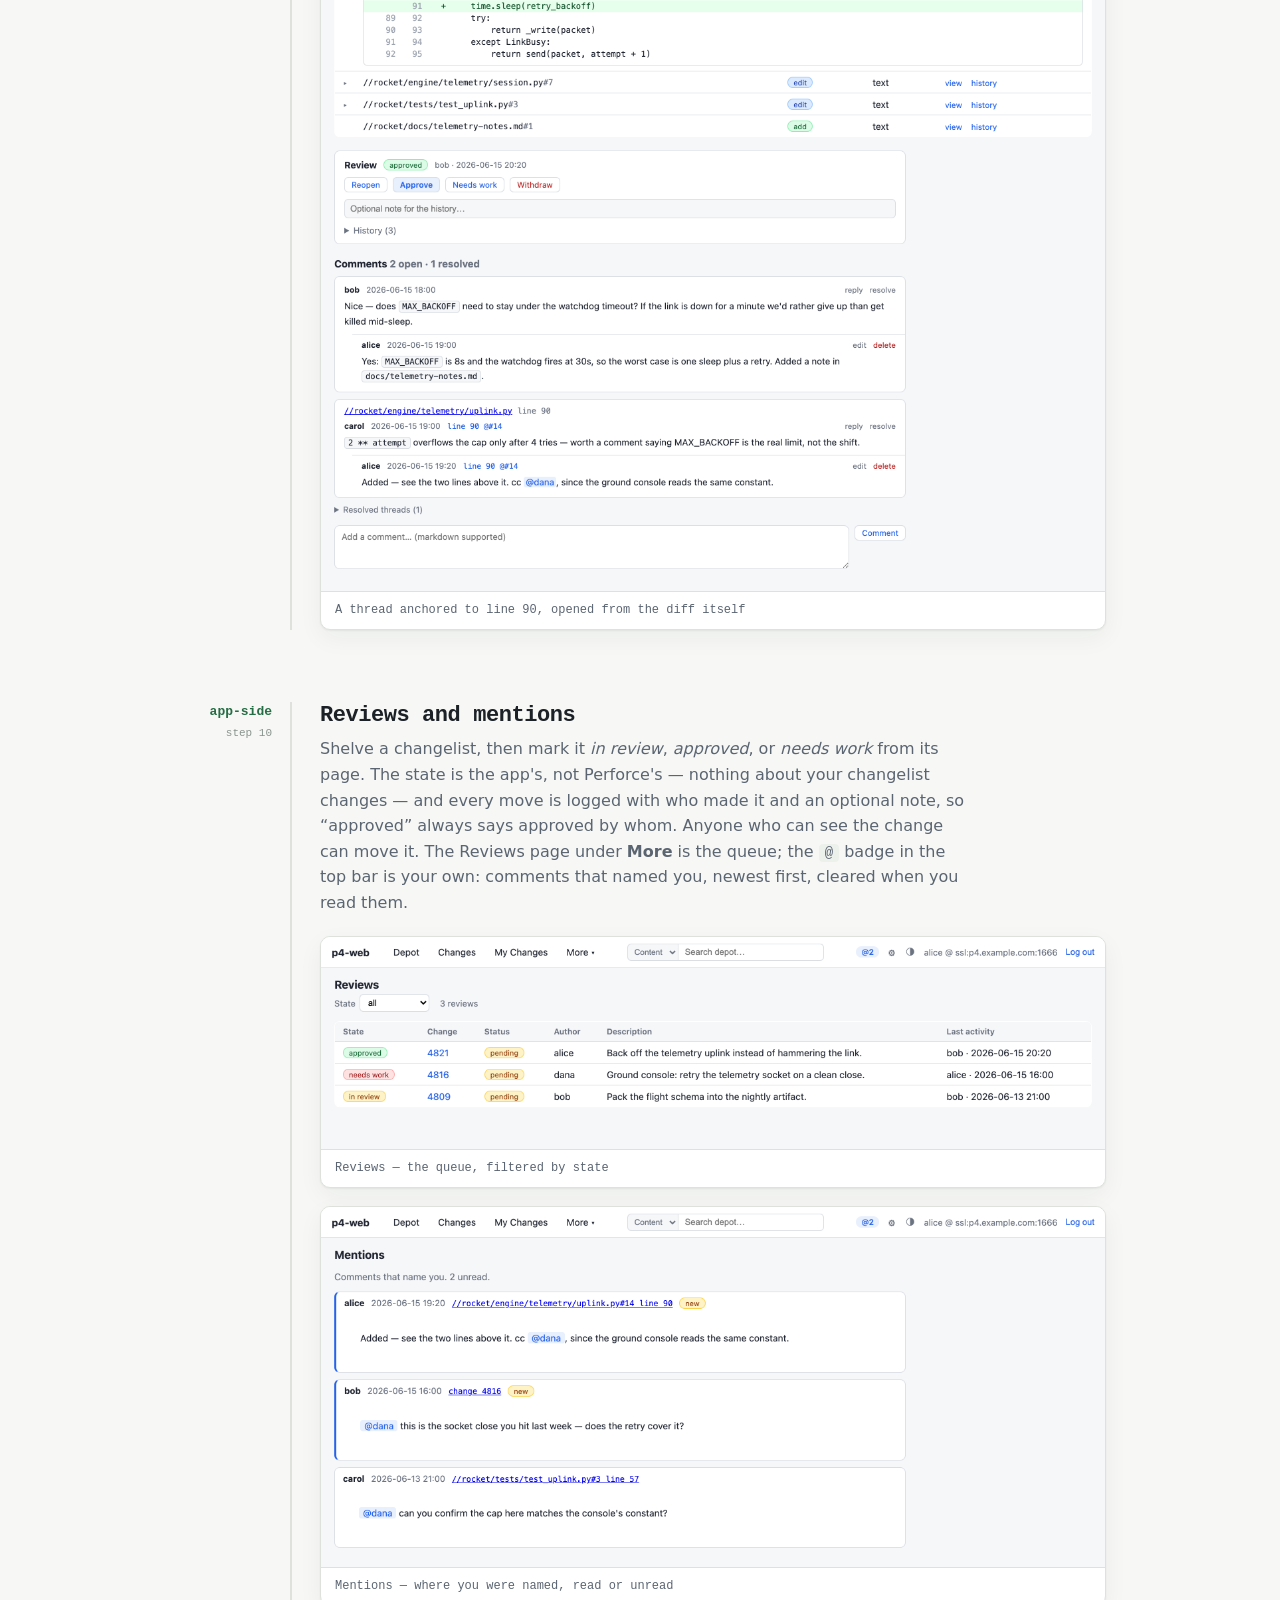
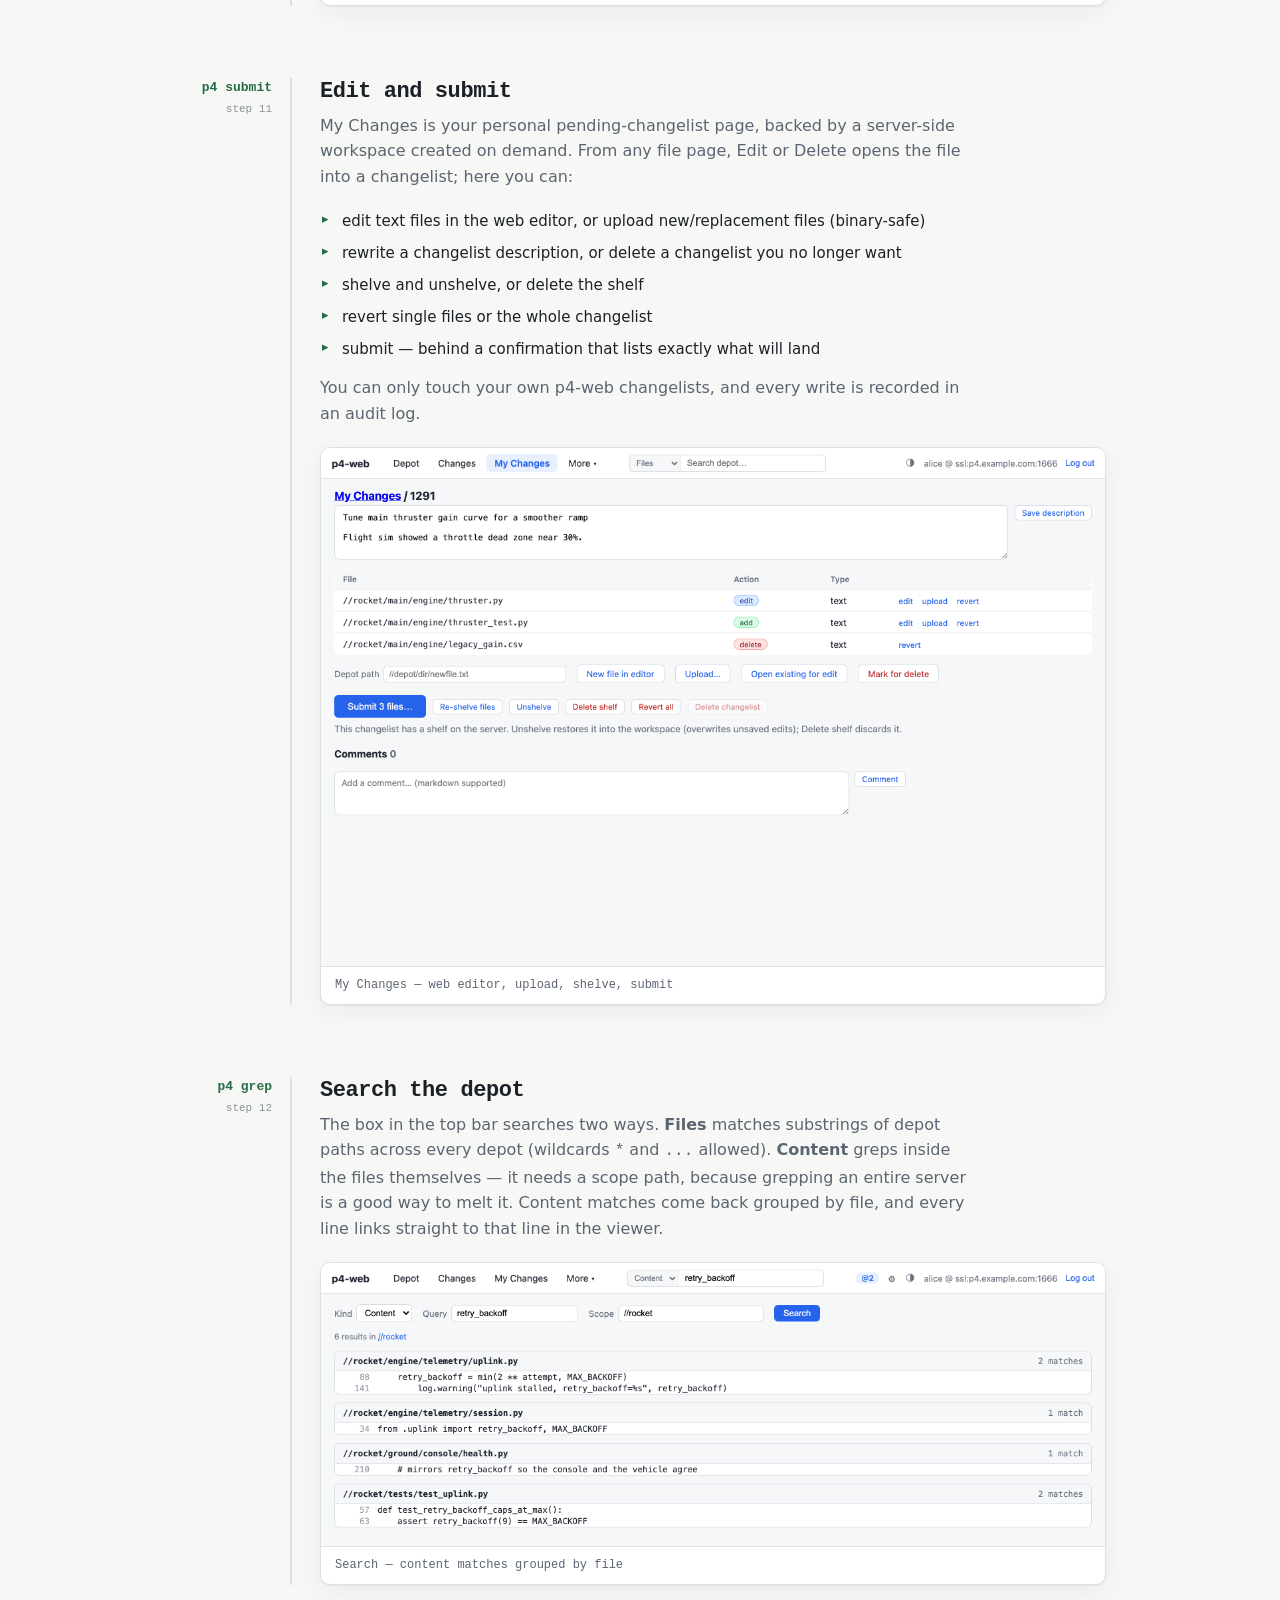
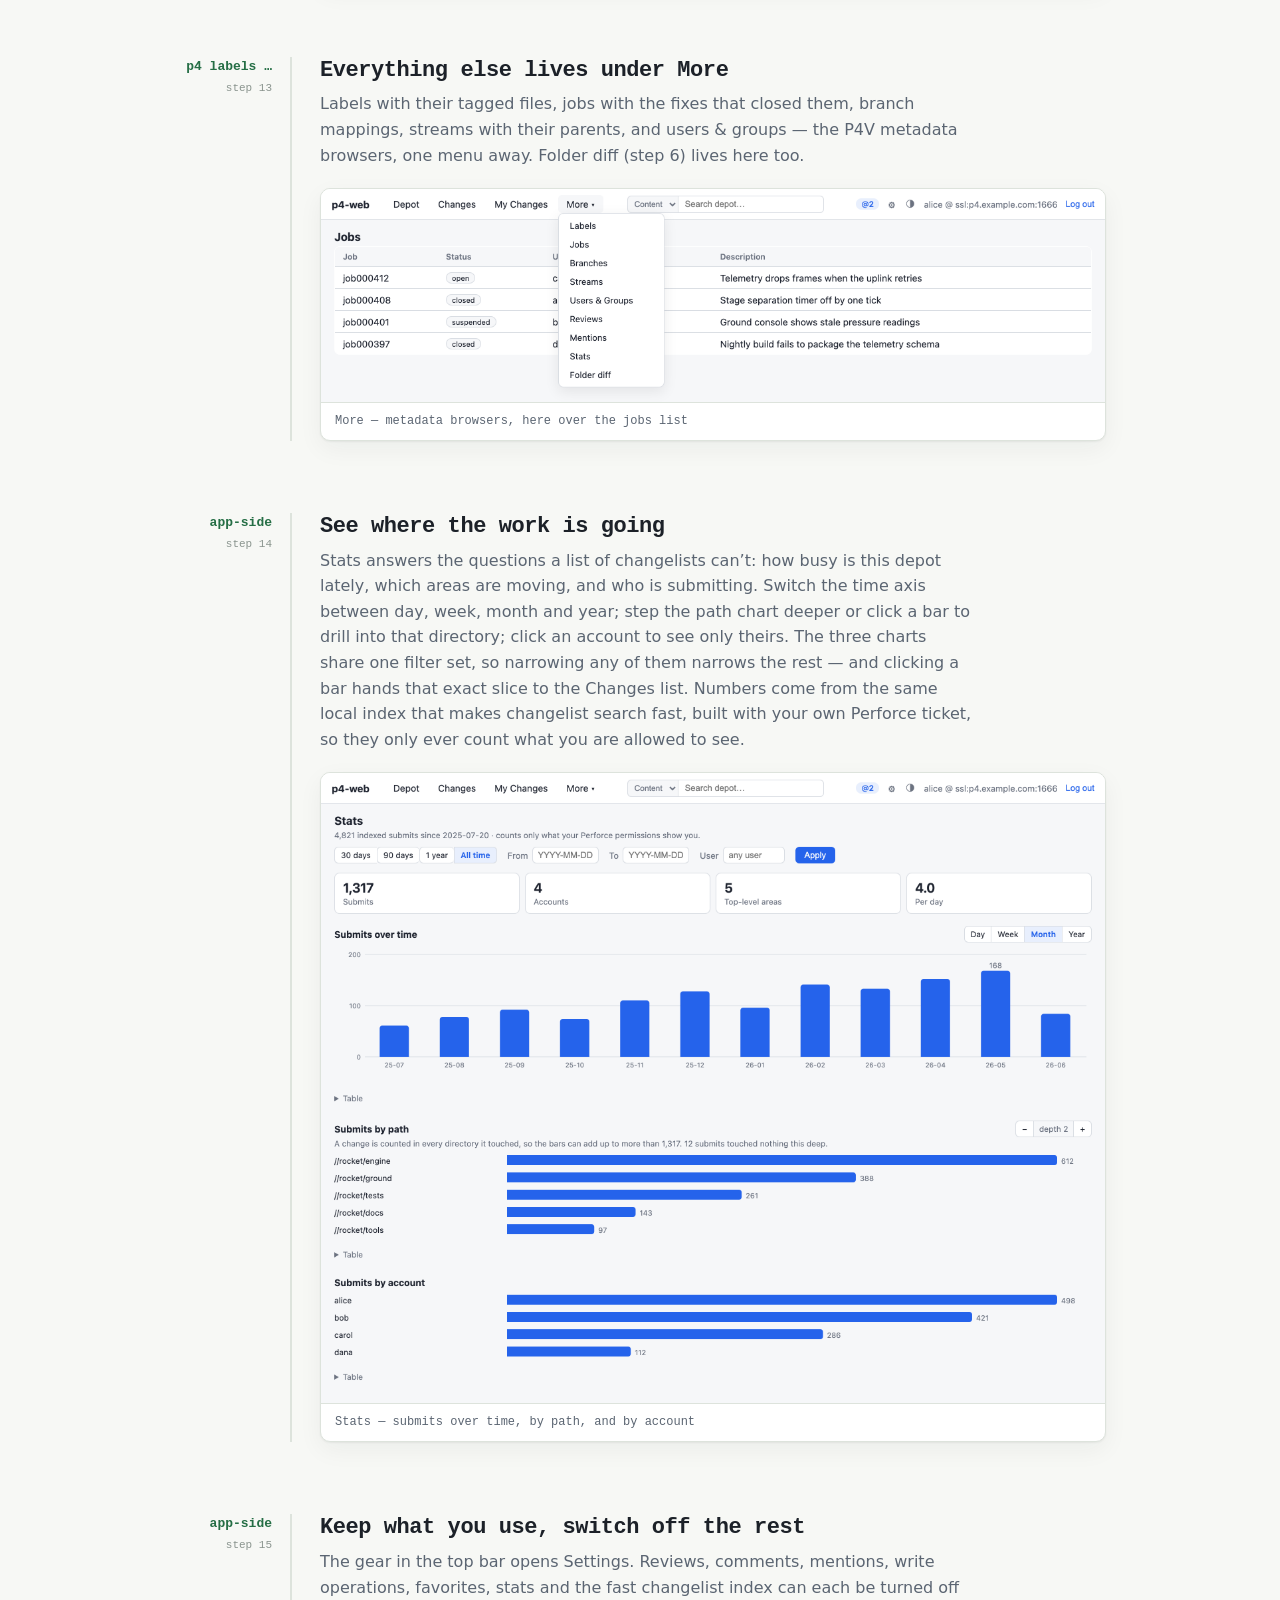
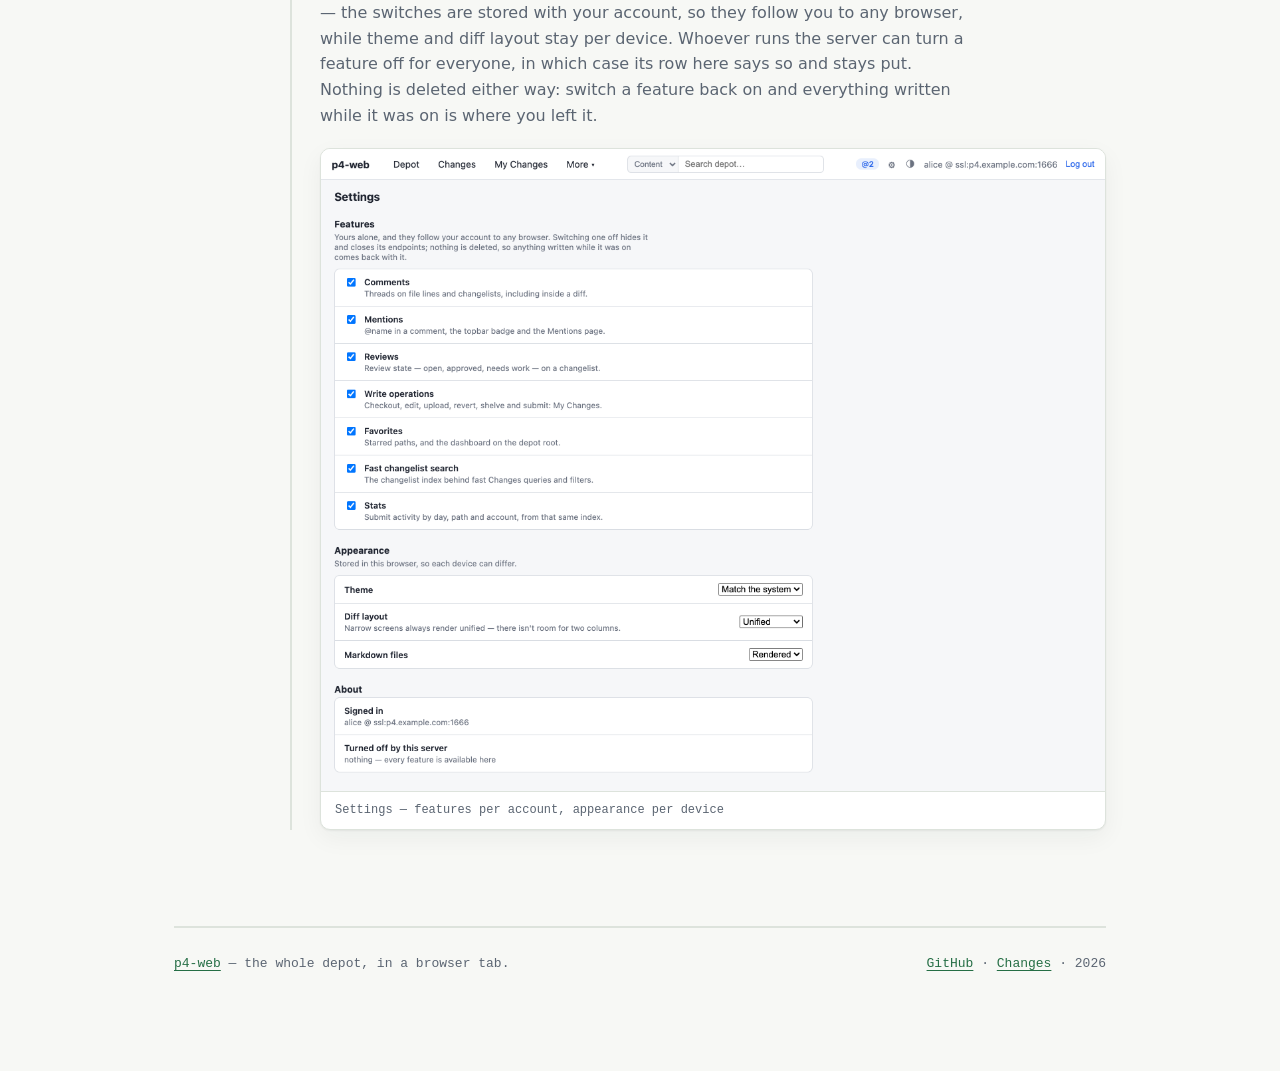
<file: docs/guide.html>
<!doctype html>
<html lang="en">
<head>
<meta charset="utf-8">
<meta name="viewport" content="width=device-width, initial-scale=1">
<meta name="description" content="p4-web user guide: log in, browse the depot, read files, blame, diff, search changes, and edit &amp; submit from the browser.">
<title>Guide — p4-web</title>
<link rel="alternate" hreflang="en" href="https://p4-web.woojinkim.org/guide.html">
<link rel="alternate" hreflang="ko" href="https://p4-web.woojinkim.org/ko/guide.html">
<script>
(function () {
  var here = "en";
  var file = location.pathname.split("/").pop() || "index.html";
  var pref = null;
  try { pref = localStorage.getItem("p4webLang"); } catch (e) {}
  var nav = ((navigator.languages && navigator.languages[0]) || navigator.language || "").toLowerCase();
  var want = pref || (nav.indexOf("ko") === 0 ? "ko" : "en");
  if (want !== here) location.replace("./ko/" + file + location.hash);
  document.addEventListener("DOMContentLoaded", function () {
    var a = document.getElementById("lang-switch");
    if (a) a.addEventListener("click", function () {
      try { localStorage.setItem("p4webLang", a.dataset.lang); } catch (e) {}
    });
  });
})();
</script>
<link rel="stylesheet" href="./site.css">
<!-- Matomo -->
<script>
  var _paq = window._paq = window._paq || [];
  /* tracker methods like "setCustomDimension" should be called before "trackPageView" */
  _paq.push(['trackPageView']);
  _paq.push(['enableLinkTracking']);
  (function() {
    var u="//matomo.woojinkim.org/";
    _paq.push(['setTrackerUrl', u+'matomo.php']);
    _paq.push(['setSiteId', '11']);
    var d=document, g=d.createElement('script'), s=d.getElementsByTagName('script')[0];
    g.async=true; g.src=u+'matomo.js'; s.parentNode.insertBefore(g,s);
  })();
</script>
<!-- End Matomo Code -->
</head>
<body>
<div class="page">

  <nav class="sitenav">
    <a class="brand" href="./">p4-web</a>
    <span class="sitenav-links">
      <a href="./changes.html">Changes</a>
      <a href="./guide.html" aria-current="page">Guide</a>
      <a href="https://github.com/neoocean/p4-web">GitHub&nbsp;↗</a>
      <a href="./ko/guide.html" id="lang-switch" data-lang="ko" lang="ko" hreflang="ko">한국어</a>
    </span>
  </nav>

  <header class="doc-head">
    <h1>Guide</h1>
    <p class="lede">A tour of p4-web, from login to submit — and the corners
      past it: search, and the metadata browsers. If you haven't
      installed it yet, the <a href="./#quickstart">quickstart</a> gets a
      server running in under a minute.</p>
    <p class="demo-note">All screenshots show a demo depot (<code>//rocket</code>)
      with fictional users and changelists — your instance will show your own
      server's data, filtered by your Perforce protections.</p>
  </header>

  <section class="cl" id="login">
    <div class="gutter">
      <div class="clno">p4 login</div>
      <div class="clmeta">step 1</div>
    </div>
    <div class="content">
      <h2>Log in with your Perforce account</h2>
      <p class="kicker">Credentials are exchanged for a <code>p4 login</code>
        ticket — the password itself is never stored. If your site uses
        long-lived tickets, you can paste a ticket value in place of the
        password, Swarm-style. The server address shown under the logo is the
        instance's <code>P4PORT</code>.</p>
      <figure class="shot">
        <img src="./assets/guide-login.png" alt="p4-web login screen with user and password fields" width="1180" height="780" loading="lazy">
        <figcaption>Login — user + password, or user + pasted ticket</figcaption>
      </figure>
    </div>
  </section>

  <section class="cl" id="browse">
    <div class="gutter">
      <div class="clno">p4 dirs</div>
      <div class="clmeta">step 2</div>
    </div>
    <div class="content">
      <h2>Browse the depot</h2>
      <p class="kicker">The collapsible tree on the left stays in sync with
        deep links, P4V-style. Listings show revision, changelist, type and
        modified time — click a column header to sort. The ☆ button saves the
        current path as a favorite; favorites become a dashboard on the root
        page. Directories with a README render it below the listing.</p>
      <figure class="shot">
        <img src="./assets/guide-browse.png" alt="Depot browser with tree sidebar, breadcrumbs, and a sortable file listing" width="1180" height="780" loading="lazy">
        <figcaption>Depot browser — tree, breadcrumbs, sortable listing</figcaption>
      </figure>
    </div>
  </section>

  <section class="cl" id="read">
    <div class="gutter">
      <div class="clno">p4 print</div>
      <div class="clmeta">step 3</div>
    </div>
    <div class="content">
      <h2>Read files</h2>
      <p class="kicker">Syntax highlighting works offline (vendored
        highlight.js). The revision dropdown re-renders the file at any
        revision; Raw and Download serve the exact bytes. Click a line number
        to copy a permalink or start an inline comment thread. Markdown files
        get a Rendered/Source toggle.</p>
      <figure class="shot">
        <img src="./assets/guide-file.png" alt="File viewer showing syntax-highlighted Python with line numbers, revision dropdown, and comment box" width="1180" height="780" loading="lazy">
        <figcaption>File viewer — Content · History · Annotate · Graph tabs</figcaption>
      </figure>
    </div>
  </section>

  <section class="cl" id="annotate">
    <div class="gutter">
      <div class="clno">p4 annotate</div>
      <div class="clmeta">step 4</div>
    </div>
    <div class="content">
      <h2>Blame, with a time machine</h2>
      <p class="kicker">The Annotate tab shows the changelist and author that
        last touched every line — click through to the full change. The
        slider in the header is a time-lapse: drag it to re-blame the file as
        it stood at any earlier revision.</p>
      <figure class="shot">
        <img src="./assets/guide-annotate.png" alt="Annotate view with per-line changelist and author gutter and a revision time-lapse slider" width="1180" height="780" loading="lazy">
        <figcaption>Annotate — per-line change + author, time-lapse slider</figcaption>
      </figure>
    </div>
  </section>

  <section class="cl" id="diff">
    <div class="gutter">
      <div class="clno">p4 diff2</div>
      <div class="clmeta">step 5</div>
    </div>
    <div class="content">
      <h2>Compare revisions</h2>
      <p class="kicker">Unified and side-by-side views everywhere a diff
        appears; the toggle remembers your preference. Pick arbitrary
        revision pairs from the History tab — or compare whole directory
        trees, which is the next step.</p>
      <figure class="shot">
        <img src="./assets/guide-diff.png" alt="Side-by-side diff of two revisions with added and removed lines highlighted" width="1180" height="780" loading="lazy">
        <figcaption>Diff — side-by-side, arbitrary revision pairs</figcaption>
      </figure>
    </div>
  </section>

  <section class="cl" id="folderdiff">
    <div class="gutter">
      <div class="clno">p4 diff2 -q</div>
      <div class="clmeta">step 6</div>
    </div>
    <div class="content">
      <h2>Compare whole trees</h2>
      <p class="kicker">Folder diff (under <strong>More</strong>, or the button on
        any directory) takes two depot paths and reports what differs across
        them: files that changed on both sides, files that exist on only one,
        and type changes. Either side may carry an <span class="mono">@change</span>
        or <span class="mono">@date</span> suffix, so the same path compared
        against its own past answers “what has this directory done since the
        release?” Every differing row links straight to the file diff.</p>
      <figure class="shot">
        <img src="./assets/guide-folderdiff.png" alt="Folder diff comparing a directory against an older changelist: rows marked differs, type differs, left only, and right only" width="1180" height="378" loading="lazy">
        <figcaption>Folder diff — a directory against its own older state</figcaption>
      </figure>
    </div>
  </section>

  <section class="cl" id="changes">
    <div class="gutter">
      <div class="clno">p4 changes</div>
      <div class="clmeta">step 7</div>
    </div>
    <div class="content">
      <h2>Find changes</h2>
      <p class="kicker">Filter submitted or pending changelists by user, path,
        description text, or date range — and submitted ones by filename too.
        Description and filename search run against a per-user local index
        (the ⚡ bar) that respects your protections and updates incrementally,
        so searches over thousands of changes come back instantly. The page
        itself appears at once: the filters never wait on the index.</p>
      <figure class="shot">
        <img src="./assets/guide-changes.png" alt="Changes view with filter bar, index status bar, and a list of changelists" width="1180" height="780" loading="lazy">
        <figcaption>Changes — filters + indexed description/filename search</figcaption>
      </figure>
    </div>
  </section>

  <section class="cl" id="change">
    <div class="gutter">
      <div class="clno">p4 describe</div>
      <div class="clmeta">step 8</div>
    </div>
    <div class="content">
      <h2>Read a changelist</h2>
      <p class="kicker">Open any change number to get the full description,
        its jobs, and every file it touched. Each edited file has a
        disclosure triangle that expands the diff inline — unified or
        side-by-side, without leaving the page — and pending changelists
        show their shelved files against the base revision. At the bottom,
        a comment thread hangs off the changelist itself: markdown bodies,
        one level of replies, resolve when the point is settled.</p>
      <figure class="shot">
        <img src="./assets/guide-change.png" alt="Change detail page: description, file list with one diff expanded inline, and a comment thread" width="1180" height="1536" loading="lazy">
        <figcaption>Change detail — inline diffs and a comment thread</figcaption>
      </figure>
    </div>
  </section>

  <section class="cl" id="inline">
    <div class="gutter">
      <div class="clno">app-side</div>
      <div class="clmeta">step 9</div>
    </div>
    <div class="content">
      <h2>Comment where the code is</h2>
      <p class="kicker">Every line of every diff carries its own anchor: hover a
        line, hit the speech bubble in the gutter, and a thread opens under it —
        markdown body, one level of replies, resolve when the point is settled.
        Lines that already carry threads show the count, so you can see at a
        glance where the conversation is. A thread opened inside a changelist's
        diff is the same thread you see on the file's own page, and typing
        <code>@name</code> pulls up your colleagues and puts the comment in
        their mentions.</p>
      <figure class="shot">
        <img src="./assets/guide-inline-comment.png" alt="A changelist with one diff expanded and a comment thread open under line 90, plus the review bar and comment panel below" width="1180" height="1958" loading="lazy">
        <figcaption>A thread anchored to line 90, opened from the diff itself</figcaption>
      </figure>
    </div>
  </section>

  <section class="cl" id="review">
    <div class="gutter">
      <div class="clno">app-side</div>
      <div class="clmeta">step 10</div>
    </div>
    <div class="content">
      <h2>Reviews and mentions</h2>
      <p class="kicker">Shelve a changelist, then mark it <em>in review</em>,
        <em>approved</em>, or <em>needs work</em> from its page. The state is the
        app's, not Perforce's — nothing about your changelist changes — and every
        move is logged with who made it and an optional note, so “approved”
        always says approved by whom. Anyone who can see the change can move it.
        The Reviews page under <strong>More</strong> is the queue; the
        <code>@</code> badge in the top bar is your own: comments that named you,
        newest first, cleared when you read them.</p>
      <figure class="shot">
        <img src="./assets/guide-reviews.png" alt="Reviews list with approved, needs work, and in review states across three changelists" width="1180" height="320" loading="lazy">
        <figcaption>Reviews — the queue, filtered by state</figcaption>
      </figure>
      <figure class="shot">
        <img src="./assets/guide-mentions.png" alt="Mentions page listing comments that named you, with unread ones marked" width="1180" height="541" loading="lazy">
        <figcaption>Mentions — where you were named, read or unread</figcaption>
      </figure>
    </div>
  </section>

  <section class="cl" id="write">
    <div class="gutter">
      <div class="clno">p4 submit</div>
      <div class="clmeta">step 11</div>
    </div>
    <div class="content">
      <h2>Edit and submit</h2>
      <p class="kicker">My Changes is your personal pending-changelist page,
        backed by a server-side workspace created on demand. From any file
        page, Edit or Delete opens the file into a changelist; here you can:</p>
      <ul class="steps">
        <li>edit text files in the web editor, or upload new/replacement files (binary-safe)</li>
        <li>rewrite a changelist description, or delete a changelist you no longer want</li>
        <li>shelve and unshelve, or delete the shelf</li>
        <li>revert single files or the whole changelist</li>
        <li>submit — behind a confirmation that lists exactly what will land</li>
      </ul>
      <p class="kicker" style="margin-top:14px">You can only touch your own
        p4-web changelists, and every write is recorded in an audit log.</p>
      <figure class="shot">
        <img src="./assets/guide-my.png" alt="My Changes detail page with description editor, file list with actions, and submit/shelve buttons" width="1180" height="780" loading="lazy">
        <figcaption>My Changes — web editor, upload, shelve, submit</figcaption>
      </figure>
    </div>
  </section>

  <section class="cl" id="search">
    <div class="gutter">
      <div class="clno">p4 grep</div>
      <div class="clmeta">step 12</div>
    </div>
    <div class="content">
      <h2>Search the depot</h2>
      <p class="kicker">The box in the top bar searches two ways. <strong>Files</strong>
        matches substrings of depot paths across every depot (wildcards
        <span class="mono">*</span> and <span class="mono">...</span> allowed).
        <strong>Content</strong> greps inside the files themselves — it needs a
        scope path, because grepping an entire server is a good way to melt it.
        Content matches come back grouped by file, and every line links straight
        to that line in the viewer.</p>
      <figure class="shot">
        <img src="./assets/guide-search.png" alt="Content search results grouped by file, each line linking into the file viewer" width="1180" height="426" loading="lazy">
        <figcaption>Search — content matches grouped by file</figcaption>
      </figure>
    </div>
  </section>

  <section class="cl" id="more">
    <div class="gutter">
      <div class="clno">p4 labels …</div>
      <div class="clmeta">step 13</div>
    </div>
    <div class="content">
      <h2>Everything else lives under More</h2>
      <p class="kicker">Labels with their tagged files, jobs with the fixes that
        closed them, branch mappings, streams with their parents, and users
        &amp; groups — the P4V metadata browsers, one menu away. Folder diff
        (step 6) lives here too.</p>
      <figure class="shot">
        <img src="./assets/guide-more.png" alt="Jobs browser with the More menu open, listing Labels, Jobs, Branches, Streams, Users and Groups, and Folder diff" width="1180" height="320" loading="lazy">
        <figcaption>More — metadata browsers, here over the jobs list</figcaption>
      </figure>
    </div>
  </section>

  <section class="cl" id="stats">
    <div class="gutter">
      <div class="clno">app-side</div>
      <div class="clmeta">step 14</div>
    </div>
    <div class="content">
      <h2>See where the work is going</h2>
      <p class="kicker">Stats answers the questions a list of changelists
        can’t: how busy is this depot lately, which areas are moving, and who
        is submitting. Switch the time axis between day, week, month and year;
        step the path chart deeper or click a bar to drill into that directory;
        click an account to see only theirs. The three charts share one filter
        set, so narrowing any of them narrows the rest — and clicking a bar
        hands that exact slice to the Changes list. Numbers come from the same
        local index that makes changelist search fast, built with your own
        Perforce ticket, so they only ever count what you are allowed to see.</p>
      <figure class="shot">
        <img src="./assets/guide-stats.png" alt="The Stats page: four tiles (submits, accounts, top-level areas, per day), a monthly bar chart of submits over time with day/week/month/year buttons, a horizontal bar chart of submits per depot directory with a depth stepper, and one of submits per account" width="1180" height="948" loading="lazy">
        <figcaption>Stats — submits over time, by path, and by account</figcaption>
      </figure>
    </div>
  </section>

  <section class="cl" id="settings">
    <div class="gutter">
      <div class="clno">app-side</div>
      <div class="clmeta">step 15</div>
    </div>
    <div class="content">
      <h2>Keep what you use, switch off the rest</h2>
      <p class="kicker">The gear in the top bar opens Settings. Reviews,
        comments, mentions, write operations, favorites, stats and the
        fast changelist index can each be turned off — the switches are stored
        with your account, so they follow you to any browser, while theme
        and diff layout stay per device. Whoever runs the server can turn
        a feature off for everyone, in which case its row here says so and
        stays put. Nothing is deleted either way: switch a feature back on
        and everything written while it was on is where you left it.</p>
      <figure class="shot">
        <img src="./assets/guide-settings.png" alt="The Settings page: a Features list with checkboxes for comments, mentions, reviews, write operations, favorites, fast changelist search and stats, an Appearance list with theme, diff layout and markdown view, and an About section" width="1180" height="966" loading="lazy">
        <figcaption>Settings — features per account, appearance per device</figcaption>
      </figure>
    </div>
  </section>

  <footer>
    <span><a href="./">p4-web</a> — the whole depot, in a browser tab.</span>
    <span><a href="https://github.com/neoocean/p4-web">GitHub</a> · <a href="./changes.html">Changes</a> · 2026</span>
  </footer>

</div>
</body>
</html>
</file>
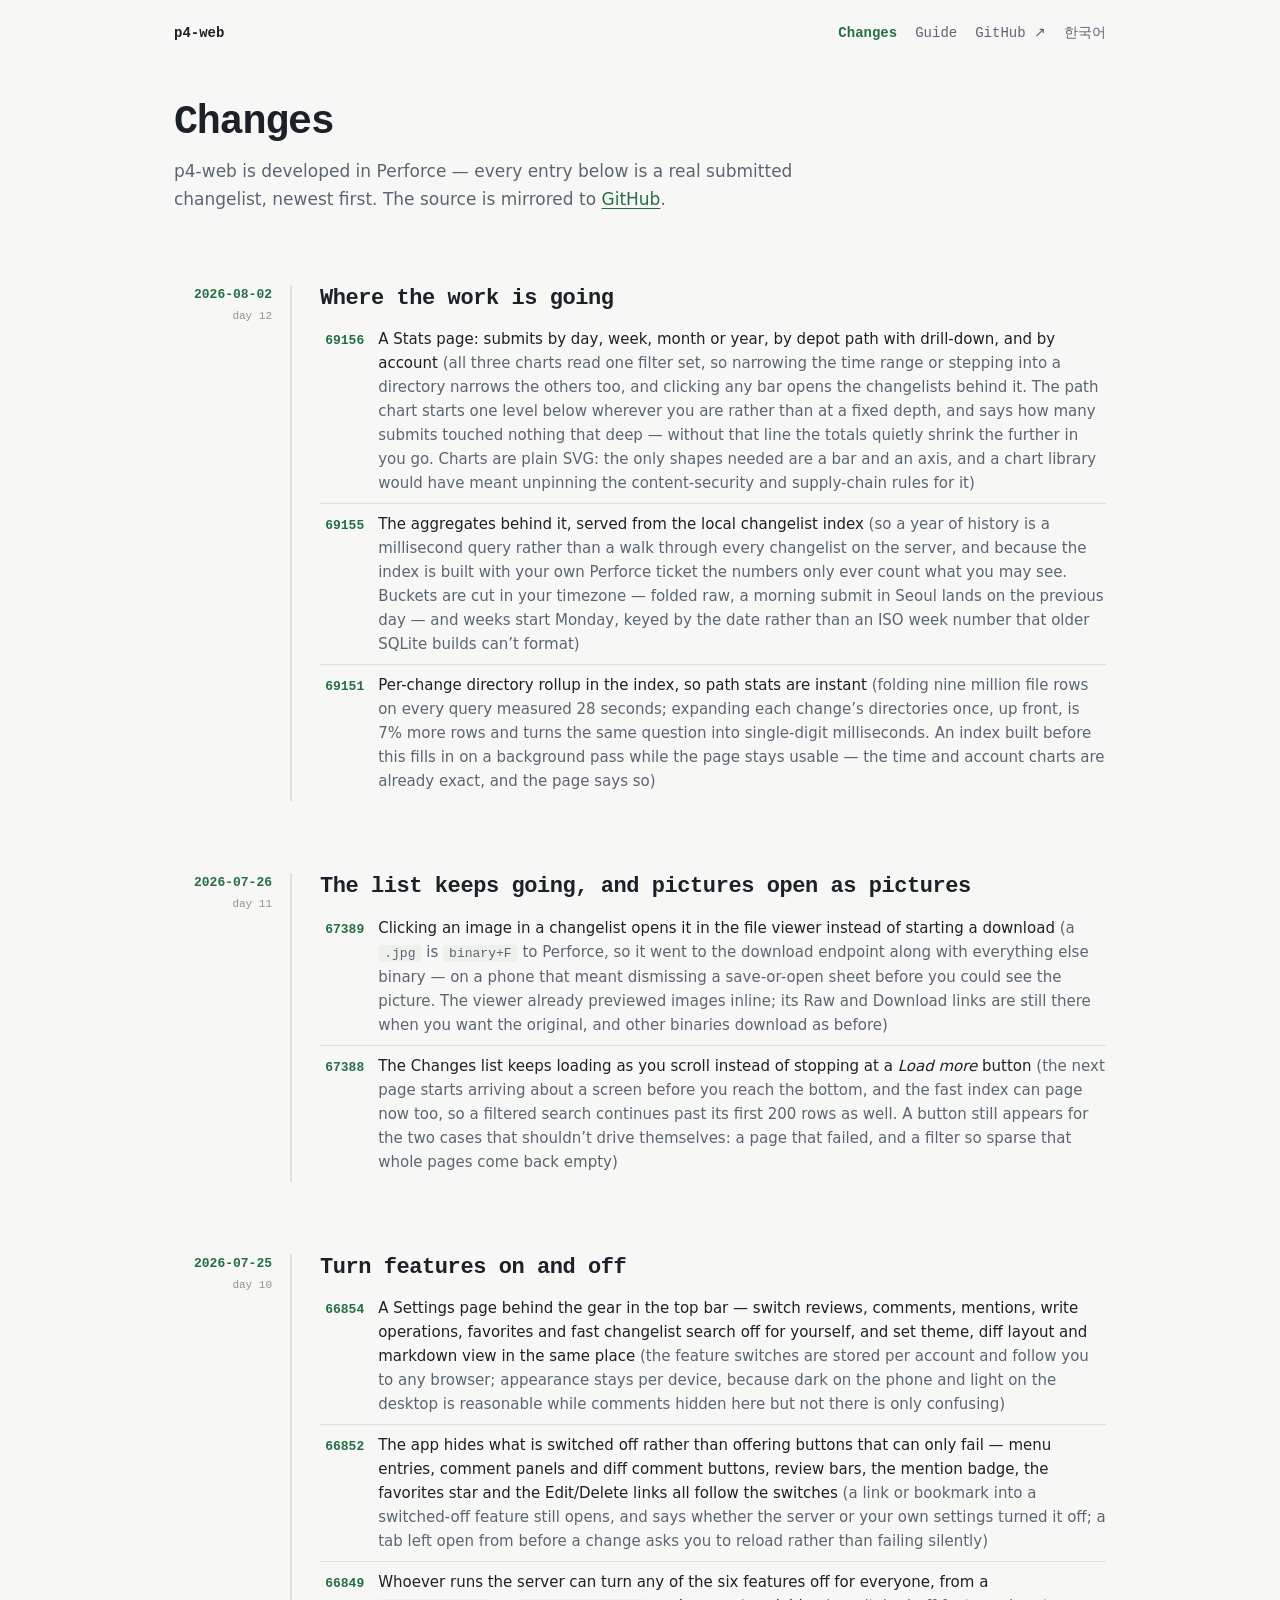
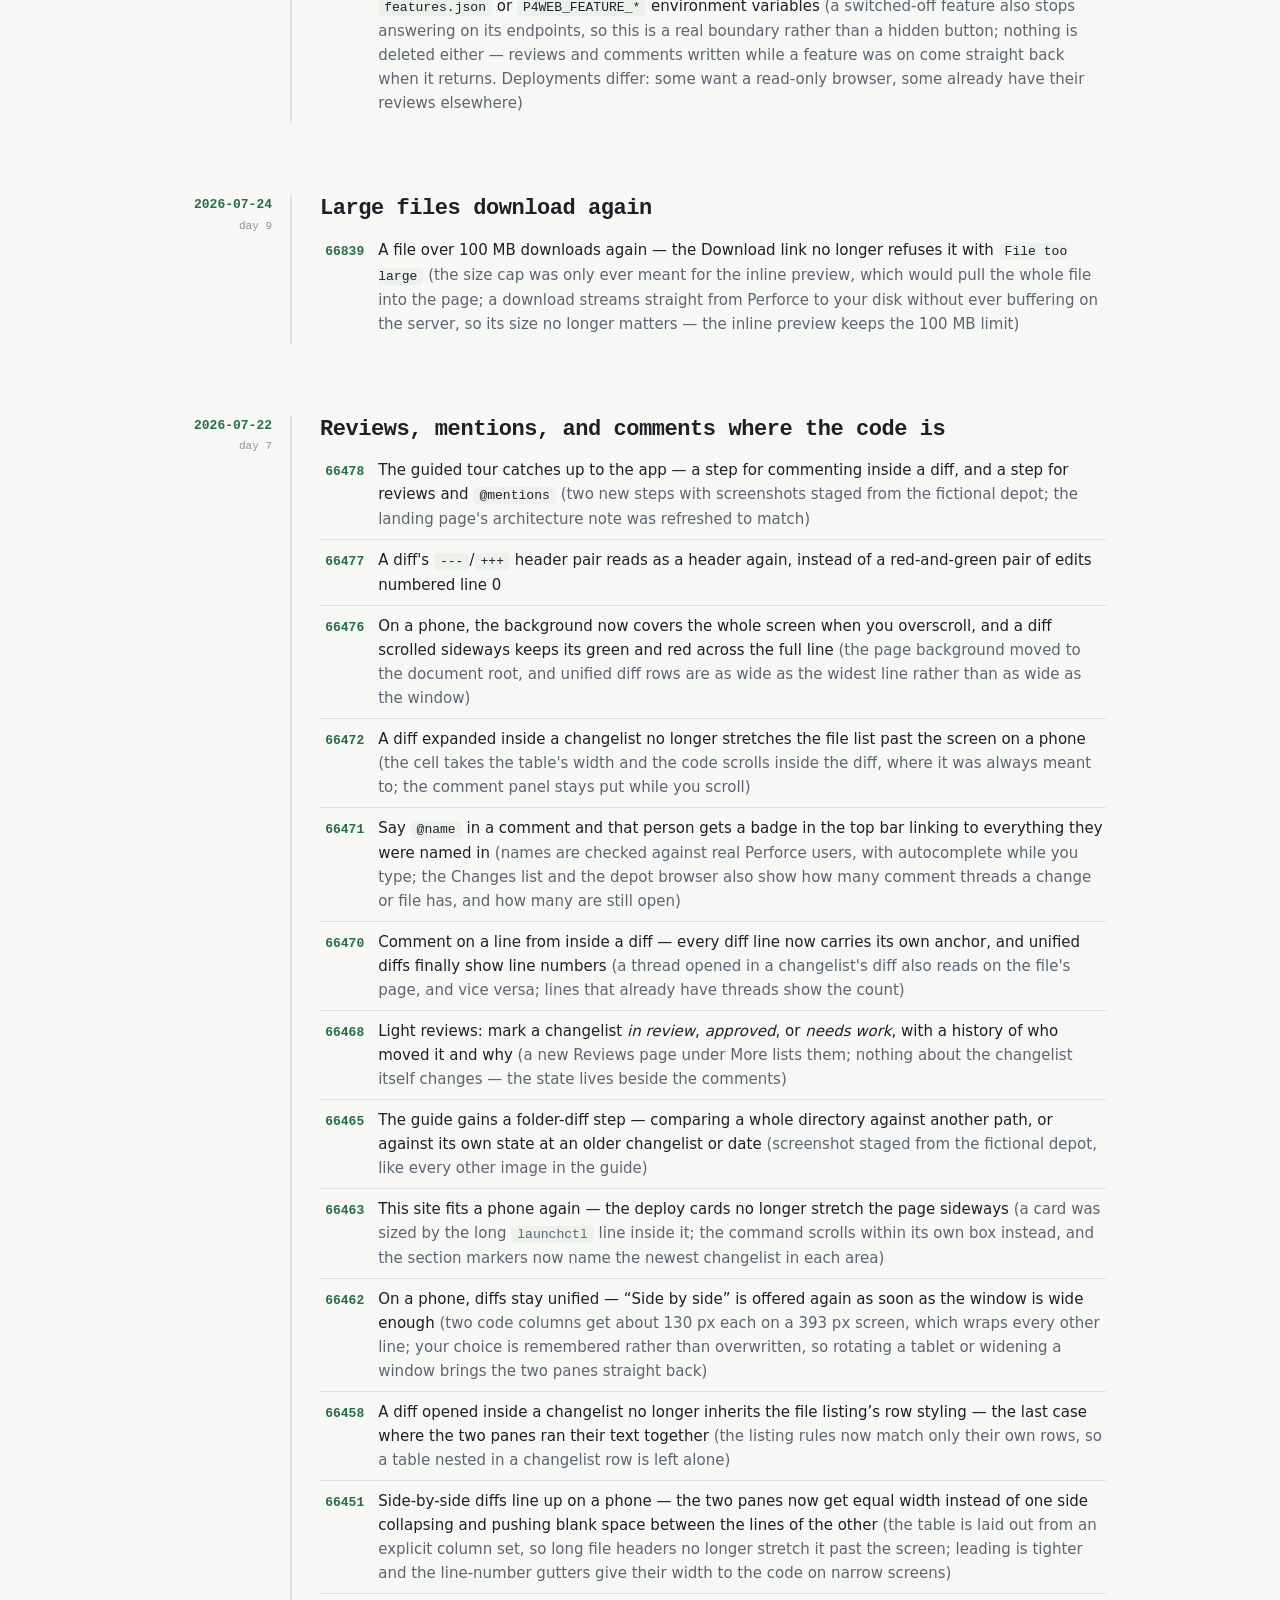
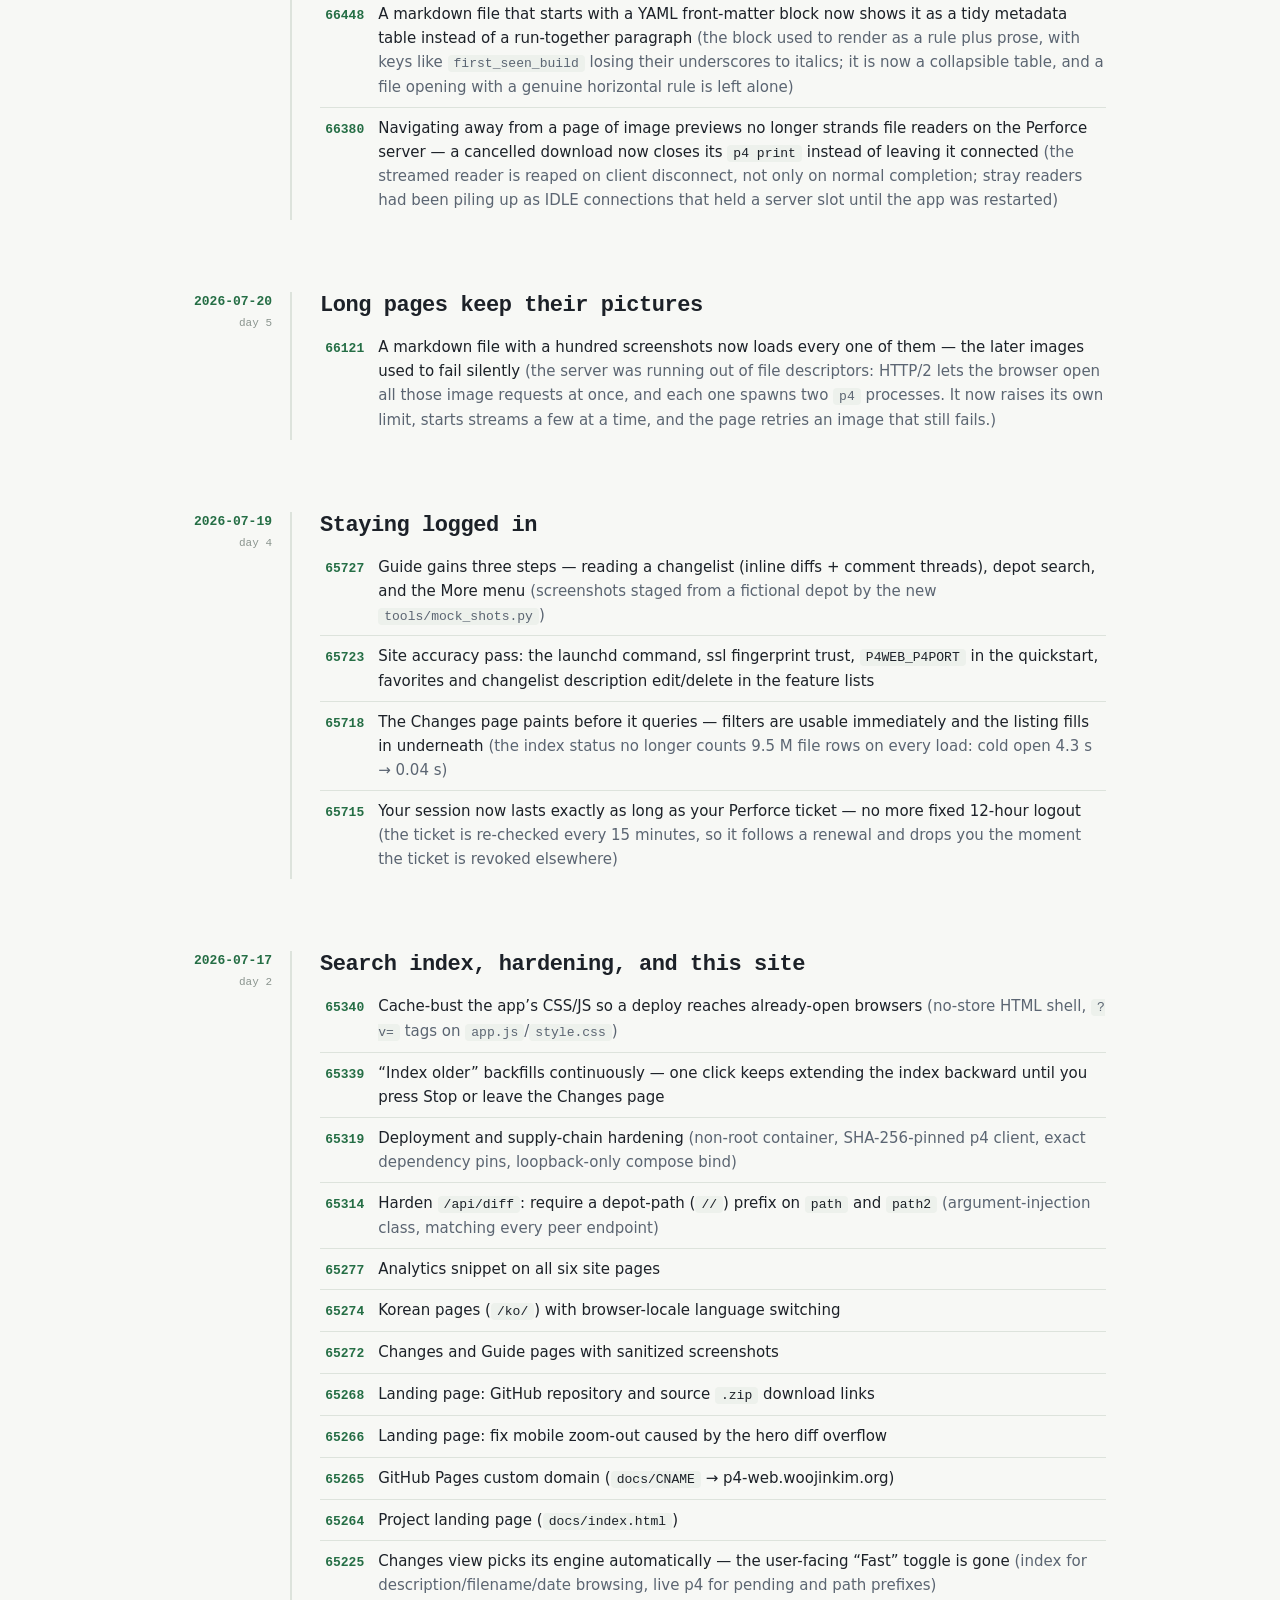
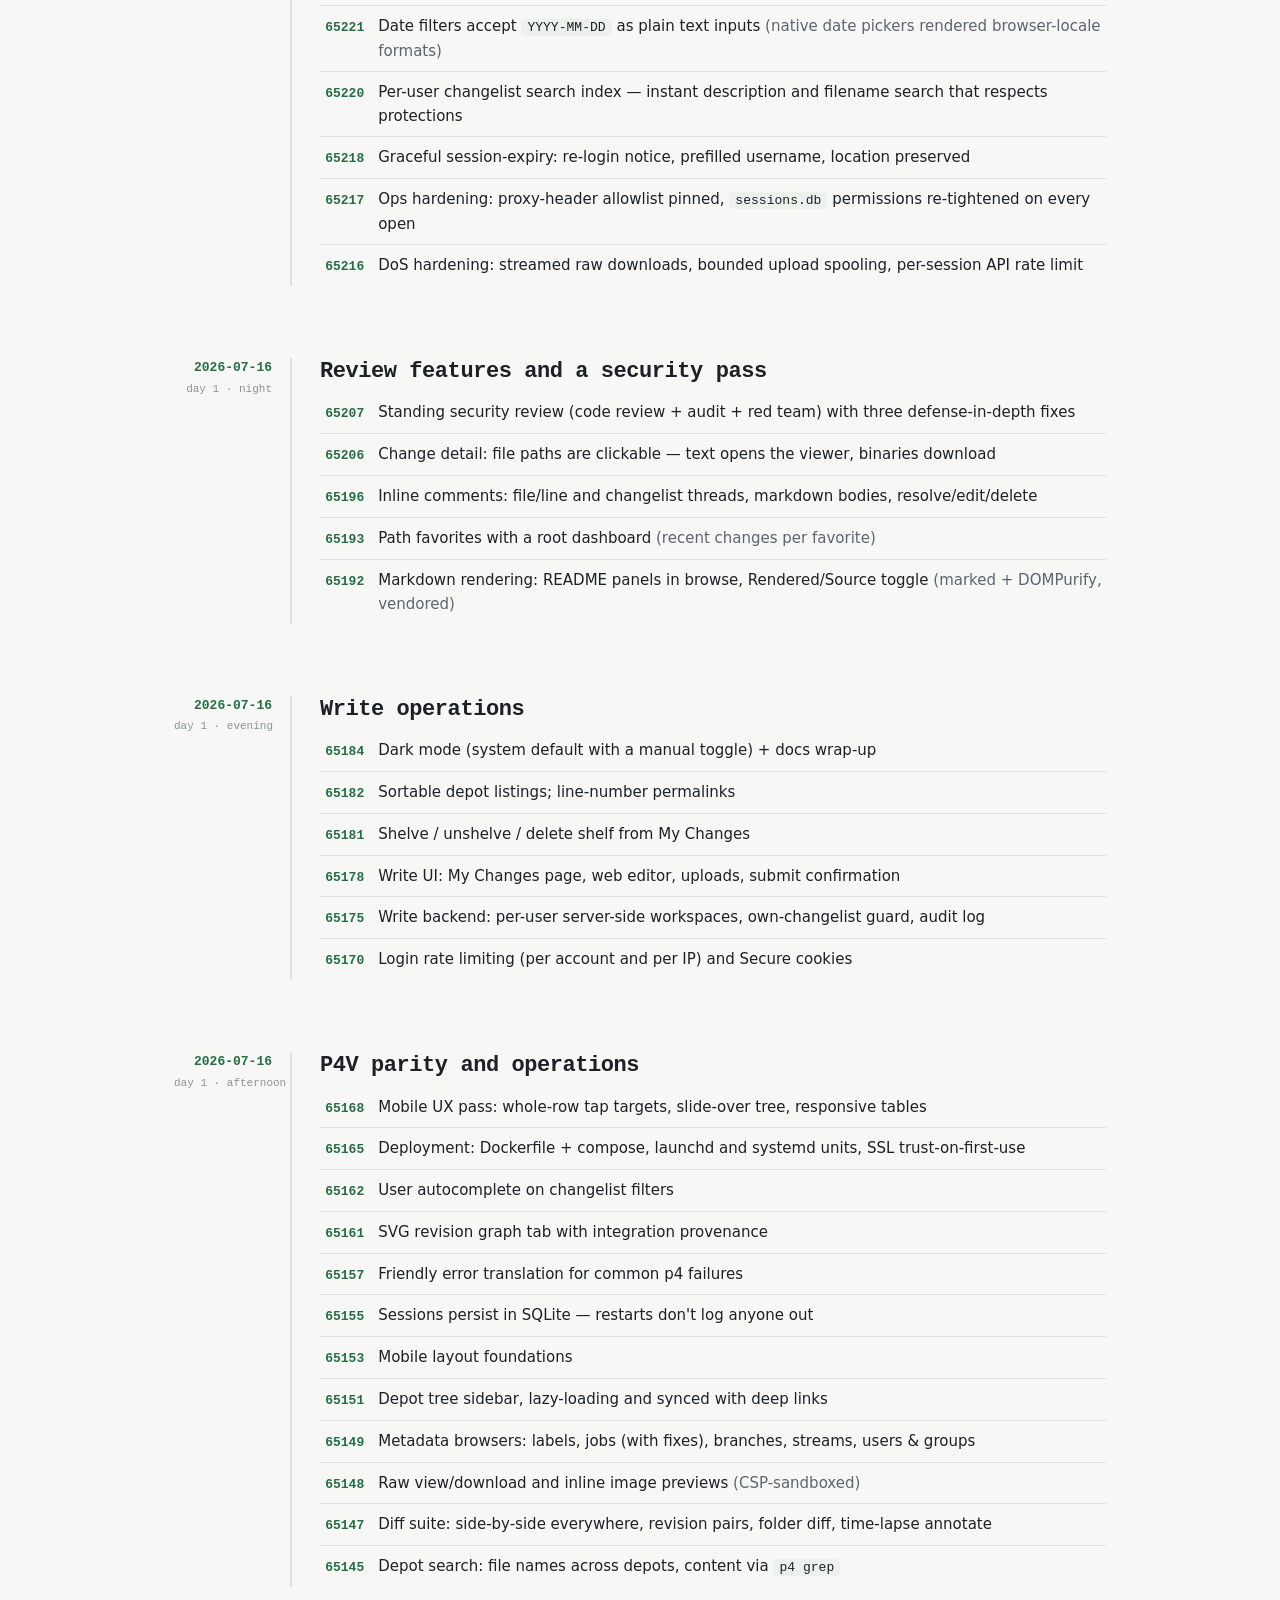
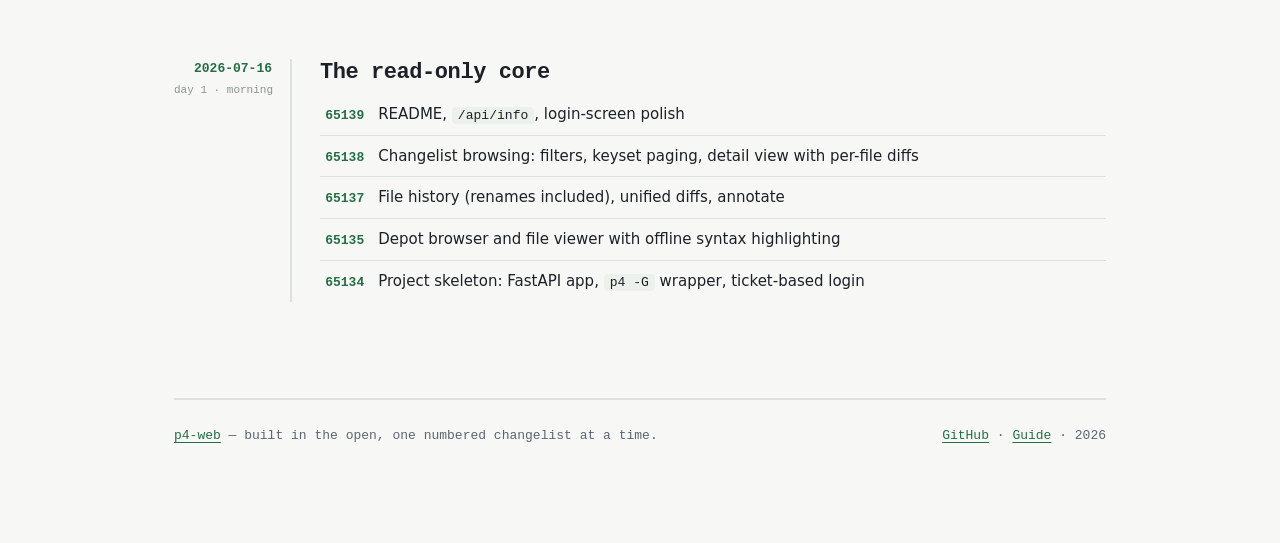
<file: docs/ko/changes.html>
<!doctype html>
<html lang="ko">
<head>
<meta charset="utf-8">
<meta name="viewport" content="width=device-width, initial-scale=1">
<meta name="description" content="p4-web 변경 이력: 서브밋된 모든 체인지리스트, 최신순.">
<title>변경 이력 — p4-web</title>
<link rel="alternate" hreflang="en" href="https://p4-web.woojinkim.org/changes.html">
<link rel="alternate" hreflang="ko" href="https://p4-web.woojinkim.org/ko/changes.html">
<script>
(function () {
  var here = "ko";
  var file = location.pathname.split("/").pop() || "index.html";
  var pref = null;
  try { pref = localStorage.getItem("p4webLang"); } catch (e) {}
  var nav = ((navigator.languages && navigator.languages[0]) || navigator.language || "").toLowerCase();
  var want = pref || (nav.indexOf("ko") === 0 ? "ko" : "en");
  if (want !== here) location.replace("../" + file + location.hash);
  document.addEventListener("DOMContentLoaded", function () {
    var a = document.getElementById("lang-switch");
    if (a) a.addEventListener("click", function () {
      try { localStorage.setItem("p4webLang", a.dataset.lang); } catch (e) {}
    });
  });
})();
</script>
<link rel="stylesheet" href="../site.css">
<!-- Matomo -->
<script>
  var _paq = window._paq = window._paq || [];
  /* tracker methods like "setCustomDimension" should be called before "trackPageView" */
  _paq.push(['trackPageView']);
  _paq.push(['enableLinkTracking']);
  (function() {
    var u="//matomo.woojinkim.org/";
    _paq.push(['setTrackerUrl', u+'matomo.php']);
    _paq.push(['setSiteId', '11']);
    var d=document, g=d.createElement('script'), s=d.getElementsByTagName('script')[0];
    g.async=true; g.src=u+'matomo.js'; s.parentNode.insertBefore(g,s);
  })();
</script>
<!-- End Matomo Code -->
</head>
<body>
<div class="page">

  <nav class="sitenav">
    <a class="brand" href="./">p4-web</a>
    <span class="sitenav-links">
      <a href="./changes.html" aria-current="page">변경 이력</a>
      <a href="./guide.html">가이드</a>
      <a href="https://github.com/neoocean/p4-web">GitHub&nbsp;↗</a>
      <a href="../changes.html" id="lang-switch" data-lang="en" lang="en" hreflang="en">EN</a>
    </span>
  </nav>

  <header class="doc-head">
    <h1>변경 이력</h1>
    <p class="lede">p4-web은 Perforce로 개발됩니다 — 아래 항목은 모두 실제로
      서브밋된 체인지리스트이며 최신순입니다. 소스는
      <a href="https://github.com/neoocean/p4-web">GitHub</a>에 미러링됩니다.</p>
  </header>

  <section class="cl" id="d-2026-08-02">
    <div class="gutter">
      <div class="clno">2026-08-02</div>
      <div class="clmeta">12일차</div>
    </div>
    <div class="content">
      <h2>작업이 어디로 가고 있는지</h2>
      <ul class="chg-list">
        <li><span class="chg-cl">69156</span><span class="chg-title">통계 페이지가 생겼습니다 — 일·주·월·연 단위 서브밋, 드릴다운이 되는 경로별 서브밋, 계정별 서브밋 <span class="chg-note">(세 차트가 하나의 필터를 함께 읽기 때문에 기간을 좁히거나 디렉토리로 들어가면 나머지도 같이 좁아지고, 막대를 누르면 그 뒤의 체인지리스트가 열립니다. 경로 차트는 고정된 깊이가 아니라 지금 보고 있는 곳의 한 단계 아래에서 시작하며, 그 깊이에 아무것도 건드리지 않은 서브밋이 몇 건인지도 함께 표시합니다 — 이 줄이 없으면 깊이 들어갈수록 총계가 조용히 줄어듭니다. 차트는 순수 SVG입니다. 필요한 도형이 막대와 축뿐인데 차트 라이브러리를 쓰면 그것 때문에 콘텐츠 보안과 공급망 고정을 다시 풀어야 합니다)</span></span></li>
        <li><span class="chg-cl">69155</span><span class="chg-title">그 뒤의 집계는 로컬 체인지리스트 인덱스에서 나옵니다 <span class="chg-note">(덕분에 1년치 이력이 서버의 모든 체인지리스트를 훑는 대신 밀리초 단위 질의가 되고, 인덱스가 본인의 퍼포스 티켓으로 만들어지기 때문에 볼 수 있는 것만 세어집니다. 버킷은 사용자의 시간대로 자릅니다 — 그대로 접으면 서울의 오전 서브밋이 전날로 밀립니다 — 그리고 주는 월요일에 시작하되 오래된 SQLite가 만들지 못하는 ISO 주 번호 대신 날짜를 키로 씁니다)</span></span></li>
        <li><span class="chg-cl">69151</span><span class="chg-title">인덱스에 체인지별 디렉토리 롤업을 넣어 경로 통계가 즉시 나옵니다 <span class="chg-note">(질의할 때마다 900만 개의 파일 행을 접으면 28초가 걸립니다. 각 체인지의 디렉토리를 미리 한 번 펼쳐 두면 행이 7% 늘어나는 대신 같은 질문이 한 자릿수 밀리초로 끝납니다. 이전에 만들어진 인덱스는 백그라운드에서 채워지며 그동안에도 페이지는 그대로 쓸 수 있습니다 — 기간·계정 차트는 이미 정확하고, 페이지가 그 사실을 알려 줍니다)</span></span></li>
      </ul>
    </div>
  </section>

  <section class="cl" id="d-2026-07-26">
    <div class="gutter">
      <div class="clno">2026-07-26</div>
      <div class="clmeta">11일차</div>
    </div>
    <div class="content">
      <h2>목록은 계속 이어지고, 그림은 그림으로 열립니다</h2>
      <ul class="chg-list">
        <li><span class="chg-cl">67389</span><span class="chg-title">체인지리스트에서 이미지를 누르면 다운로드가 시작되는 대신 파일 뷰어에서 바로 열립니다 <span class="chg-note">(Perforce에서 <code>.jpg</code>는 <code>binary+F</code>라 다른 바이너리와 함께 다운로드 경로로 갔습니다. 휴대폰에서는 그림을 보기 전에 저장/열기 시트를 먼저 닫아야 했다는 뜻입니다. 뷰어는 원래 이미지를 인라인으로 보여주고 있었고, 원본이 필요하면 뷰어 안의 Raw·Download가 그대로 있습니다. 이미지가 아닌 바이너리는 종전대로 내려받습니다)</span></span></li>
        <li><span class="chg-cl">67388</span><span class="chg-title">Changes 목록이 <em>Load more</em> 버튼에서 멈추지 않고 스크롤을 따라 계속 이어집니다 <span class="chg-note">(바닥에 닿기 한 화면쯤 전에 다음 페이지가 도착하기 시작합니다. 빠른 색인도 이제 페이지를 넘길 수 있어서 필터를 건 검색도 첫 200줄에서 끊기지 않습니다. 스스로 굴러가면 곤란한 두 경우 — 실패한 페이지, 그리고 빈 페이지가 연달아 나올 만큼 드문 필터 — 에는 버튼이 다시 나타납니다)</span></span></li>
      </ul>
    </div>
  </section>

  <section class="cl" id="d-2026-07-25">
    <div class="gutter">
      <div class="clno">2026-07-25</div>
      <div class="clmeta">10일차</div>
    </div>
    <div class="content">
      <h2>기능을 켜고 끄기</h2>
      <ul class="chg-list">
        <li><span class="chg-cl">66854</span><span class="chg-title">상단바 톱니 아이콘에 설정 페이지가 생겼습니다 — 리뷰·코멘트·멘션·쓰기 작업·즐겨찾기·빠른 체인지 검색을 내 계정 기준으로 끌 수 있고, 테마·diff 레이아웃·마크다운 보기도 같은 자리에서 고릅니다 <span class="chg-note">(기능 스위치는 계정에 저장되어 어느 브라우저에서든 따라옵니다. 표시 취향은 기기별로 남는데, 휴대폰은 다크·데스크톱은 라이트가 자연스러운 반면 "여기선 코멘트가 보이고 저기선 안 보인다"는 혼란스럽기 때문입니다)</span></span></li>
        <li><span class="chg-cl">66852</span><span class="chg-title">꺼진 기능은 눌러도 실패할 버튼을 남기는 대신 화면에서 사라집니다 — 메뉴 항목, 코멘트 패널과 diff 안 코멘트 버튼, 리뷰 바, 멘션 배지, 즐겨찾기 별, 파일 페이지의 Edit/Delete가 모두 스위치를 따릅니다 <span class="chg-note">(꺼진 기능으로 향하는 링크·북마크도 그대로 열리며, 서버가 껐는지 내 설정이 껐는지 알려줍니다. 변경 전부터 열려 있던 탭은 조용히 실패하는 대신 새로고침을 안내합니다)</span></span></li>
        <li><span class="chg-cl">66849</span><span class="chg-title">서버를 운영하는 쪽은 여섯 기능 중 무엇이든 전체에 대해 끌 수 있습니다 — <code>features.json</code> 또는 <code>P4WEB_FEATURE_*</code> 환경변수를 씁니다 <span class="chg-note">(꺼진 기능은 엔드포인트도 응답하지 않으므로 숨긴 버튼이 아니라 실제 경계입니다. 데이터는 지우지 않습니다 — 켜져 있는 동안 쓰인 리뷰·코멘트는 다시 켜면 그대로 돌아옵니다. 배포처마다 사정이 다릅니다: 순수 열람용으로 띄우고 싶은 곳도, 리뷰는 이미 다른 도구가 맡은 팀도 있으니까요)</span></span></li>
      </ul>
    </div>
  </section>

  <section class="cl" id="d-2026-07-24">
    <div class="gutter">
      <div class="clno">2026-07-24</div>
      <div class="clmeta">9일차</div>
    </div>
    <div class="content">
      <h2>큰 파일도 다시 내려받기</h2>
      <ul class="chg-list">
        <li><span class="chg-cl">66839</span><span class="chg-title">100&nbsp;MB가 넘는 파일도 다시 내려받을 수 있습니다 — Download 링크가 <code>File too large</code>로 거부하던 문제를 고쳤습니다 <span class="chg-note">(크기 제한은 원래 인라인 미리보기 전용이었습니다. 미리보기는 파일 전체를 페이지로 끌어오지만, 다운로드는 Perforce에서 디스크로 바로 스트리밍되어 서버 메모리에 쌓이지 않으므로 크기가 무관합니다 — 인라인 미리보기에는 100&nbsp;MB 제한이 그대로 남습니다)</span></span></li>
      </ul>
    </div>
  </section>

  <section class="cl" id="d-2026-07-22">
    <div class="gutter">
      <div class="clno">2026-07-22</div>
      <div class="clmeta">7일차</div>
    </div>
    <div class="content">
      <h2>리뷰와 멘션, 그리고 코드가 있는 자리의 코멘트</h2>
      <ul class="chg-list">
        <li><span class="chg-cl">66478</span><span class="chg-title">가이드 투어가 앱을 따라잡았습니다 — diff 안에서 코멘트를 다는 단계와, 리뷰·<code>@멘션</code> 단계를 추가했습니다 <span class="chg-note">(가상 데포에서 연출한 스크린샷을 담은 두 단계가 새로 붙었고, 랜딩 페이지의 아키텍처 설명도 함께 갱신했습니다)</span></span></li>
        <li><span class="chg-cl">66477</span><span class="chg-title">diff의 <code>---</code>/<code>+++</code> 머리 두 줄이 다시 헤더로 표시됩니다 — 0번 줄로 번호가 붙은 빨강·초록 편집 줄처럼 보이던 문제입니다</span></li>
        <li><span class="chg-cl">66476</span><span class="chg-title">휴대폰에서 화면을 당겼을 때 배경이 바깥까지 채워지고, 옆으로 스크롤한 diff의 초록·빨강이 줄 끝까지 이어집니다 <span class="chg-note">(페이지 배경을 문서 루트로 옮기고, 통합 diff 행 폭을 창이 아니라 가장 긴 줄에 맞췄습니다)</span></span></li>
        <li><span class="chg-cl">66472</span><span class="chg-title">체인지리스트 안에서 펼친 diff가 휴대폰 화면 밖으로 파일 목록을 늘리지 않습니다 <span class="chg-note">(셀은 표의 폭을 따르고 코드는 원래 의도대로 diff 안에서만 스크롤됩니다. 코멘트 패널은 스크롤해도 제자리에 남습니다)</span></span></li>
        <li><span class="chg-cl">66471</span><span class="chg-title">코멘트에서 <code>@이름</code>을 쓰면 그 사람 상단바에 배지가 뜨고, 자신이 언급된 코멘트 목록으로 이어집니다 <span class="chg-note">(실제 Perforce 사용자만 인식하고 입력 중 자동완성됩니다. Changes 목록과 디팟 브라우저에도 체인지·파일별 코멘트 스레드 수와 미해결 수가 표시됩니다)</span></span></li>
        <li><span class="chg-cl">66470</span><span class="chg-title">diff 안에서 바로 그 줄에 코멘트를 답니다 — 모든 diff 줄이 앵커를 갖고, 통합 보기에도 드디어 줄번호가 표시됩니다 <span class="chg-note">(체인지리스트 diff에서 연 스레드가 해당 파일 페이지에서도 보이고 그 반대도 마찬가지입니다. 이미 스레드가 있는 줄에는 개수가 표시됩니다)</span></span></li>
        <li><span class="chg-cl">66468</span><span class="chg-title">라이트 리뷰: 체인지리스트에 <em>리뷰 중</em>·<em>승인</em>·<em>보완 필요</em> 상태를 달고, 누가 언제 왜 바꿨는지 이력으로 남깁니다 <span class="chg-note">(More 메뉴의 새 Reviews 페이지에서 모아 봅니다. 체인지리스트 자체는 아무것도 바뀌지 않고 상태는 코멘트 옆에 저장됩니다)</span></span></li>
        <li><span class="chg-cl">66465</span><span class="chg-title">가이드에 폴더 diff 단계를 추가했습니다 — 디렉토리 전체를 다른 경로와, 또는 예전 체인지리스트·날짜 시점의 자기 자신과 비교하는 방법입니다 <span class="chg-note">(스크린샷은 가이드의 다른 이미지와 마찬가지로 가상의 디팟으로 촬영했습니다)</span></span></li>
        <li><span class="chg-cl">66463</span><span class="chg-title">이 사이트가 휴대폰 화면에 다시 들어맞습니다 — 배포 카드가 페이지를 옆으로 늘리던 문제를 해결했습니다 <span class="chg-note">(카드 폭이 안에 든 긴 <code>launchctl</code> 명령줄에 끌려가고 있었습니다. 이제 명령줄은 자기 상자 안에서 가로로 스크롤되고, 섹션 표시 CL도 각 영역의 최신 체인지리스트로 갱신했습니다)</span></span></li>
        <li><span class="chg-cl">66462</span><span class="chg-title">휴대폰에서는 diff가 항상 통합(unified) 보기로 나옵니다 — 화면이 넓어지면 “좌우 비교”가 다시 켜집니다 <span class="chg-note">(393&nbsp;px 화면에서 코드 열이 한쪽에 130&nbsp;px 남짓이라 한 줄 걸러 줄바꿈이 났습니다. 선택한 설정은 덮어쓰지 않고 기억하므로 태블릿을 돌리거나 창을 넓히면 두 창이 그대로 돌아옵니다)</span></span></li>
        <li><span class="chg-cl">66458</span><span class="chg-title">체인지리스트 안에서 연 diff가 파일 목록의 행 스타일을 물려받지 않습니다 — 두 창의 글자가 겹치던 마지막 경우가 사라졌습니다 <span class="chg-note">(목록 규칙이 자기 행에만 적용되도록 좁혀, 목록 행 안에 중첩된 표는 건드리지 않습니다)</span></span></li>
        <li><span class="chg-cl">66451</span><span class="chg-title">휴대폰에서 좌우 비교 diff의 줄이 제자리에 맞습니다 — 한쪽 창이 눌리면서 반대쪽 줄 사이에 빈 공간이 생기던 것이 사라지고 두 창이 같은 폭을 가집니다 <span class="chg-note">(표의 열 폭을 명시적으로 지정해 긴 파일 헤더가 표를 화면 밖으로 늘리지 않습니다. 줄간격을 좁히고, 좁은 화면에서는 줄번호 칸의 폭을 본문에 넘깁니다)</span></span></li>
        <li><span class="chg-cl">66448</span><span class="chg-title">YAML 머리말(front matter)로 시작하는 마크다운 파일이 이제 그 부분을 깔끔한 메타데이터 표로 보여줍니다 — 한 문단으로 뭉개지지 않습니다 <span class="chg-note">(이전에는 구분선 하나와 산문 한 덩어리로 렌더링되면서 <code>first_seen_build</code> 같은 키의 밑줄이 이탤릭으로 먹혔습니다. 이제 접을 수 있는 표로 나오고, 진짜 구분선으로 시작하는 파일은 그대로 둡니다)</span></span></li>
        <li><span class="chg-cl">66380</span><span class="chg-title">이미지 미리보기가 가득한 페이지에서 벗어나도 Perforce 서버에 파일 리더가 남지 않습니다 — 취소된 다운로드가 이제 <code>p4 print</code>를 닫고 연결을 놓아줍니다 <span class="chg-note">(스트리밍 리더를 정상 완료뿐 아니라 클라이언트 접속 종료 시에도 회수합니다. 이전에는 남은 리더가 IDLE 연결로 쌓여 앱을 재시작하기 전까지 서버 슬롯을 붙잡고 있었습니다)</span></span></li>
      </ul>
    </div>
  </section>

  <section class="cl" id="d-2026-07-20">
    <div class="gutter">
      <div class="clno">2026-07-20</div>
      <div class="clmeta">5일차</div>
    </div>
    <div class="content">
      <h2>긴 문서도 이미지가 다 뜹니다</h2>
      <ul class="chg-list">
        <li><span class="chg-cl">66121</span><span class="chg-title">스크린샷이 100장 넘게 든 마크다운 파일도 전부 표시됩니다 — 이전에는 뒤쪽 이미지들이 조용히 실패했습니다 <span class="chg-note">(서버의 파일 디스크립터가 고갈된 것이 원인이었습니다: HTTP/2에서는 브라우저가 이미지 요청을 한꺼번에 열고, 요청마다 <code>p4</code> 프로세스가 둘씩 뜹니다. 이제 서버가 스스로 상한을 올리고 스트림을 몇 개씩 나눠 시작하며, 그래도 실패한 이미지는 페이지가 다시 요청합니다.)</span></span></li>
      </ul>
    </div>
  </section>

  <section class="cl" id="d-2026-07-19">
    <div class="gutter">
      <div class="clno">2026-07-19</div>
      <div class="clmeta">4일차</div>
    </div>
    <div class="content">
      <h2>로그인 유지</h2>
      <ul class="chg-list">
        <li><span class="chg-cl">65727</span><span class="chg-title">가이드에 3단계를 추가했습니다 — 체인지리스트 읽기(인라인 디프 + 코멘트 스레드), 디포 검색, More 메뉴입니다 <span class="chg-note">(스크린샷은 새 <code>tools/mock_shots.py</code>가 가상 디포로 연출했습니다)</span></span></li>
        <li><span class="chg-cl">65723</span><span class="chg-title">사이트 정확성을 점검했습니다: launchd 명령, ssl 지문 신뢰 방식, 퀵스타트의 <code>P4WEB_P4PORT</code>, 기능 목록에 즐겨찾기와 체인지리스트 설명 수정·삭제를 반영했습니다</span></li>
        <li><span class="chg-cl">65718</span><span class="chg-title">Changes 페이지가 조회 전에 먼저 그려집니다 — 필터를 바로 쓸 수 있고 목록은 그 아래로 채워집니다 <span class="chg-note">(인덱스 상태가 매번 파일 행 950만 개를 세지 않도록 바꿨습니다: 최초 열기 4.3초 → 0.04초)</span></span></li>
        <li><span class="chg-cl">65715</span><span class="chg-title">세션이 Perforce 티켓이 유효한 동안 그대로 유지됩니다 — 12시간 고정 로그아웃을 없앴습니다 <span class="chg-note">(15분마다 티켓을 다시 확인해 갱신되면 따라 늘어나고, 다른 곳에서 무효화되면 즉시 로그아웃됩니다)</span></span></li>
      </ul>
    </div>
  </section>

  <section class="cl" id="d-2026-07-17">
    <div class="gutter">
      <div class="clno">2026-07-17</div>
      <div class="clmeta">2일차</div>
    </div>
    <div class="content">
      <h2>검색 인덱스, 하드닝, 그리고 이 사이트</h2>
      <ul class="chg-list">
        <li><span class="chg-cl">65340</span><span class="chg-title">앱 CSS/JS 캐시를 무효화합니다 — 배포가 이미 열려 있는 브라우저까지 전달됩니다 <span class="chg-note">(HTML 셸에 no-store, <code>app.js</code>·<code>style.css</code>에 <code>?v=</code> 태그를 붙였습니다)</span></span></li>
        <li><span class="chg-cl">65339</span><span class="chg-title">“이전 항목 인덱싱”이 연속으로 실행됩니다 — 한 번 누르면 중지하거나 Changes 페이지를 벗어나기 전까지 인덱스를 계속 과거로 확장합니다</span></li>
        <li><span class="chg-cl">65319</span><span class="chg-title">배포·공급망을 하드닝했습니다 <span class="chg-note">(비루트 컨테이너, p4 클라이언트 SHA-256 고정, 의존성 버전 고정, compose 루프백 전용 바인딩)</span></span></li>
        <li><span class="chg-cl">65314</span><span class="chg-title"><code>/api/diff</code>를 하드닝했습니다: <code>path</code>·<code>path2</code>에 디폿 경로(<code>//</code>) 프리픽스를 요구합니다 <span class="chg-note">(인자 주입 계열이며, 다른 모든 엔드포인트와 동일한 검사입니다)</span></span></li>
        <li><span class="chg-cl">65277</span><span class="chg-title">사이트 6개 페이지 전체에 애널리틱스 스니펫을 추가했습니다</span></li>
        <li><span class="chg-cl">65274</span><span class="chg-title">한국어 페이지(<code>/ko/</code>)와 브라우저 로케일 기반 언어 전환을 추가했습니다</span></li>
        <li><span class="chg-cl">65272</span><span class="chg-title">Changes·Guide 페이지와 정제된 스크린샷을 넣었습니다</span></li>
        <li><span class="chg-cl">65268</span><span class="chg-title">랜딩 페이지에 GitHub 저장소와 소스 <code>.zip</code> 다운로드 링크를 달았습니다</span></li>
        <li><span class="chg-cl">65266</span><span class="chg-title">랜딩 페이지: 히어로 디프 오버플로로 인한 모바일 축소 렌더링을 수정했습니다</span></li>
        <li><span class="chg-cl">65265</span><span class="chg-title">GitHub Pages 커스텀 도메인을 붙였습니다 (<code>docs/CNAME</code> → p4-web.woojinkim.org)</span></li>
        <li><span class="chg-cl">65264</span><span class="chg-title">프로젝트 랜딩 페이지를 만들었습니다 (<code>docs/index.html</code>)</span></li>
        <li><span class="chg-cl">65225</span><span class="chg-title">Changes 뷰가 엔진을 자동으로 고릅니다 — 사용자에게 보이던 “Fast” 토글을 없앴습니다 <span class="chg-note">(설명/파일명/날짜 탐색은 인덱스, 펜딩·경로 프리픽스는 라이브 p4를 씁니다)</span></span></li>
        <li><span class="chg-cl">65221</span><span class="chg-title">날짜 필터를 <code>YYYY-MM-DD</code> 텍스트 입력으로 바꿨습니다 <span class="chg-note">(네이티브 날짜 픽커는 브라우저 로케일 형식으로 렌더링되는 문제가 있었습니다)</span></span></li>
        <li><span class="chg-cl">65220</span><span class="chg-title">사용자별 체인지리스트 검색 인덱스를 도입했습니다 — 프로텍션을 준수하면서 설명·파일명을 즉시 검색합니다</span></li>
        <li><span class="chg-cl">65218</span><span class="chg-title">세션 만료 UX를 개선했습니다: 재로그인 안내, 사용자명 미리 채움, 위치 보존</span></li>
        <li><span class="chg-cl">65217</span><span class="chg-title">운영을 하드닝했습니다: 프록시 헤더 허용 목록 고정, <code>sessions.db</code> 권한을 열 때마다 재조정</span></li>
        <li><span class="chg-cl">65216</span><span class="chg-title">DoS를 하드닝했습니다: 스트리밍 raw 다운로드, 제한된 업로드 스풀링, 세션별 API 요청 제한</span></li>
      </ul>
    </div>
  </section>

  <section class="cl" id="d-2026-07-16">
    <div class="gutter">
      <div class="clno">2026-07-16</div>
      <div class="clmeta">1일차 · 밤</div>
    </div>
    <div class="content">
      <h2>리뷰 기능과 보안 점검</h2>
      <ul class="chg-list">
        <li><span class="chg-cl">65207</span><span class="chg-title">상시 보안 리뷰(코드 리뷰 + 감사 + 레드팀)를 돌리고 심층 방어 수정 3건을 넣었습니다</span></li>
        <li><span class="chg-cl">65206</span><span class="chg-title">체인지 상세에서 파일 경로를 누를 수 있습니다 — 텍스트는 뷰어로, 바이너리는 다운로드로 갑니다</span></li>
        <li><span class="chg-cl">65196</span><span class="chg-title">인라인 코멘트를 추가했습니다: 파일/줄·체인지리스트 스레드, 마크다운 본문, 해결/수정/삭제</span></li>
        <li><span class="chg-cl">65193</span><span class="chg-title">경로 즐겨찾기와 루트 대시보드를 만들었습니다 <span class="chg-note">(즐겨찾기별 최근 변경을 보여줍니다)</span></span></li>
        <li><span class="chg-cl">65192</span><span class="chg-title">마크다운을 렌더링합니다: 탐색 화면 README 패널, Rendered/Source 토글 <span class="chg-note">(marked + DOMPurify를 번들로 포함했습니다)</span></span></li>
      </ul>
    </div>
  </section>

  <section class="cl">
    <div class="gutter">
      <div class="clno">2026-07-16</div>
      <div class="clmeta">1일차 · 저녁</div>
    </div>
    <div class="content">
      <h2>쓰기 작업</h2>
      <ul class="chg-list">
        <li><span class="chg-cl">65184</span><span class="chg-title">다크 모드(시스템 기본 + 수동 토글)를 넣고 문서를 마무리했습니다</span></li>
        <li><span class="chg-cl">65182</span><span class="chg-title">디포 목록을 정렬하고 줄 번호 퍼머링크를 붙였습니다</span></li>
        <li><span class="chg-cl">65181</span><span class="chg-title">My Changes에서 셸브 / 언셸브 / 셸프 삭제를 할 수 있습니다</span></li>
        <li><span class="chg-cl">65178</span><span class="chg-title">쓰기 UI를 만들었습니다: My Changes 페이지, 웹 에디터, 업로드, 서브밋 확인</span></li>
        <li><span class="chg-cl">65175</span><span class="chg-title">쓰기 백엔드를 만들었습니다: 사용자별 서버 측 워크스페이스, 자기 체인지리스트 한정 가드, 감사 로그</span></li>
        <li><span class="chg-cl">65170</span><span class="chg-title">로그인 요청 제한(계정·IP별)과 Secure 쿠키를 넣었습니다</span></li>
      </ul>
    </div>
  </section>

  <section class="cl">
    <div class="gutter">
      <div class="clno">2026-07-16</div>
      <div class="clmeta">1일차 · 오후</div>
    </div>
    <div class="content">
      <h2>P4V 패리티와 운영</h2>
      <ul class="chg-list">
        <li><span class="chg-cl">65168</span><span class="chg-title">모바일 UX를 정비했습니다: 행 전체 탭 타깃, 슬라이드 오버 트리, 반응형 테이블</span></li>
        <li><span class="chg-cl">65165</span><span class="chg-title">배포 수단을 갖췄습니다: Dockerfile + compose, launchd·systemd 유닛, SSL 최초 접속 신뢰</span></li>
        <li><span class="chg-cl">65162</span><span class="chg-title">체인지리스트 필터에 사용자 자동완성을 붙였습니다</span></li>
        <li><span class="chg-cl">65161</span><span class="chg-title">통합 이력을 담은 SVG 리비전 그래프 탭을 추가했습니다</span></li>
        <li><span class="chg-cl">65157</span><span class="chg-title">흔한 p4 오류를 친절한 메시지로 번역합니다</span></li>
        <li><span class="chg-cl">65155</span><span class="chg-title">세션을 SQLite에 보존합니다 — 재시작해도 로그아웃되지 않습니다</span></li>
        <li><span class="chg-cl">65153</span><span class="chg-title">모바일 레이아웃의 기반을 잡았습니다</span></li>
        <li><span class="chg-cl">65151</span><span class="chg-title">디포 트리 사이드바를 만들었습니다: 지연 로딩, 딥링크와 동기화</span></li>
        <li><span class="chg-cl">65149</span><span class="chg-title">메타데이터 브라우저를 추가했습니다: 레이블, 잡(픽스 포함), 브랜치, 스트림, 사용자 &amp; 그룹</span></li>
        <li><span class="chg-cl">65148</span><span class="chg-title">raw 보기/다운로드와 인라인 이미지 미리보기를 넣었습니다 <span class="chg-note">(CSP 샌드박스를 적용했습니다)</span></span></li>
        <li><span class="chg-cl">65147</span><span class="chg-title">디프 스위트를 갖췄습니다: 어디서나 side-by-side, 리비전 쌍, 폴더 디프, 타임랩스 어노테이트</span></li>
        <li><span class="chg-cl">65145</span><span class="chg-title">디포 검색을 추가했습니다: 디포 전역 파일명, <code>p4 grep</code> 기반 내용 검색</span></li>
      </ul>
    </div>
  </section>

  <section class="cl">
    <div class="gutter">
      <div class="clno">2026-07-16</div>
      <div class="clmeta">1일차 · 오전</div>
    </div>
    <div class="content">
      <h2>읽기 전용 코어</h2>
      <ul class="chg-list">
        <li><span class="chg-cl">65139</span><span class="chg-title">README와 <code>/api/info</code>, 로그인 화면을 다듬었습니다</span></li>
        <li><span class="chg-cl">65138</span><span class="chg-title">체인지리스트 탐색을 붙였습니다: 필터, 키셋 페이징, 파일별 디프가 있는 상세 뷰</span></li>
        <li><span class="chg-cl">65137</span><span class="chg-title">파일 히스토리(이름 변경 포함)와 unified 디프, 어노테이트를 넣었습니다</span></li>
        <li><span class="chg-cl">65135</span><span class="chg-title">디포 브라우저와 오프라인 신택스 하이라이팅 파일 뷰어를 만들었습니다</span></li>
        <li><span class="chg-cl">65134</span><span class="chg-title">프로젝트 뼈대를 세웠습니다: FastAPI 앱, <code>p4 -G</code> 래퍼, 티켓 기반 로그인</span></li>
      </ul>
    </div>
  </section>

  <footer>
    <span><a href="./">p4-web</a> — 열린 곳에서, 번호 있는 체인지리스트로 하나씩.</span>
    <span><a href="https://github.com/neoocean/p4-web">GitHub</a> · <a href="./guide.html">가이드</a> · 2026</span>
  </footer>

</div>
</body>
</html>
</file>
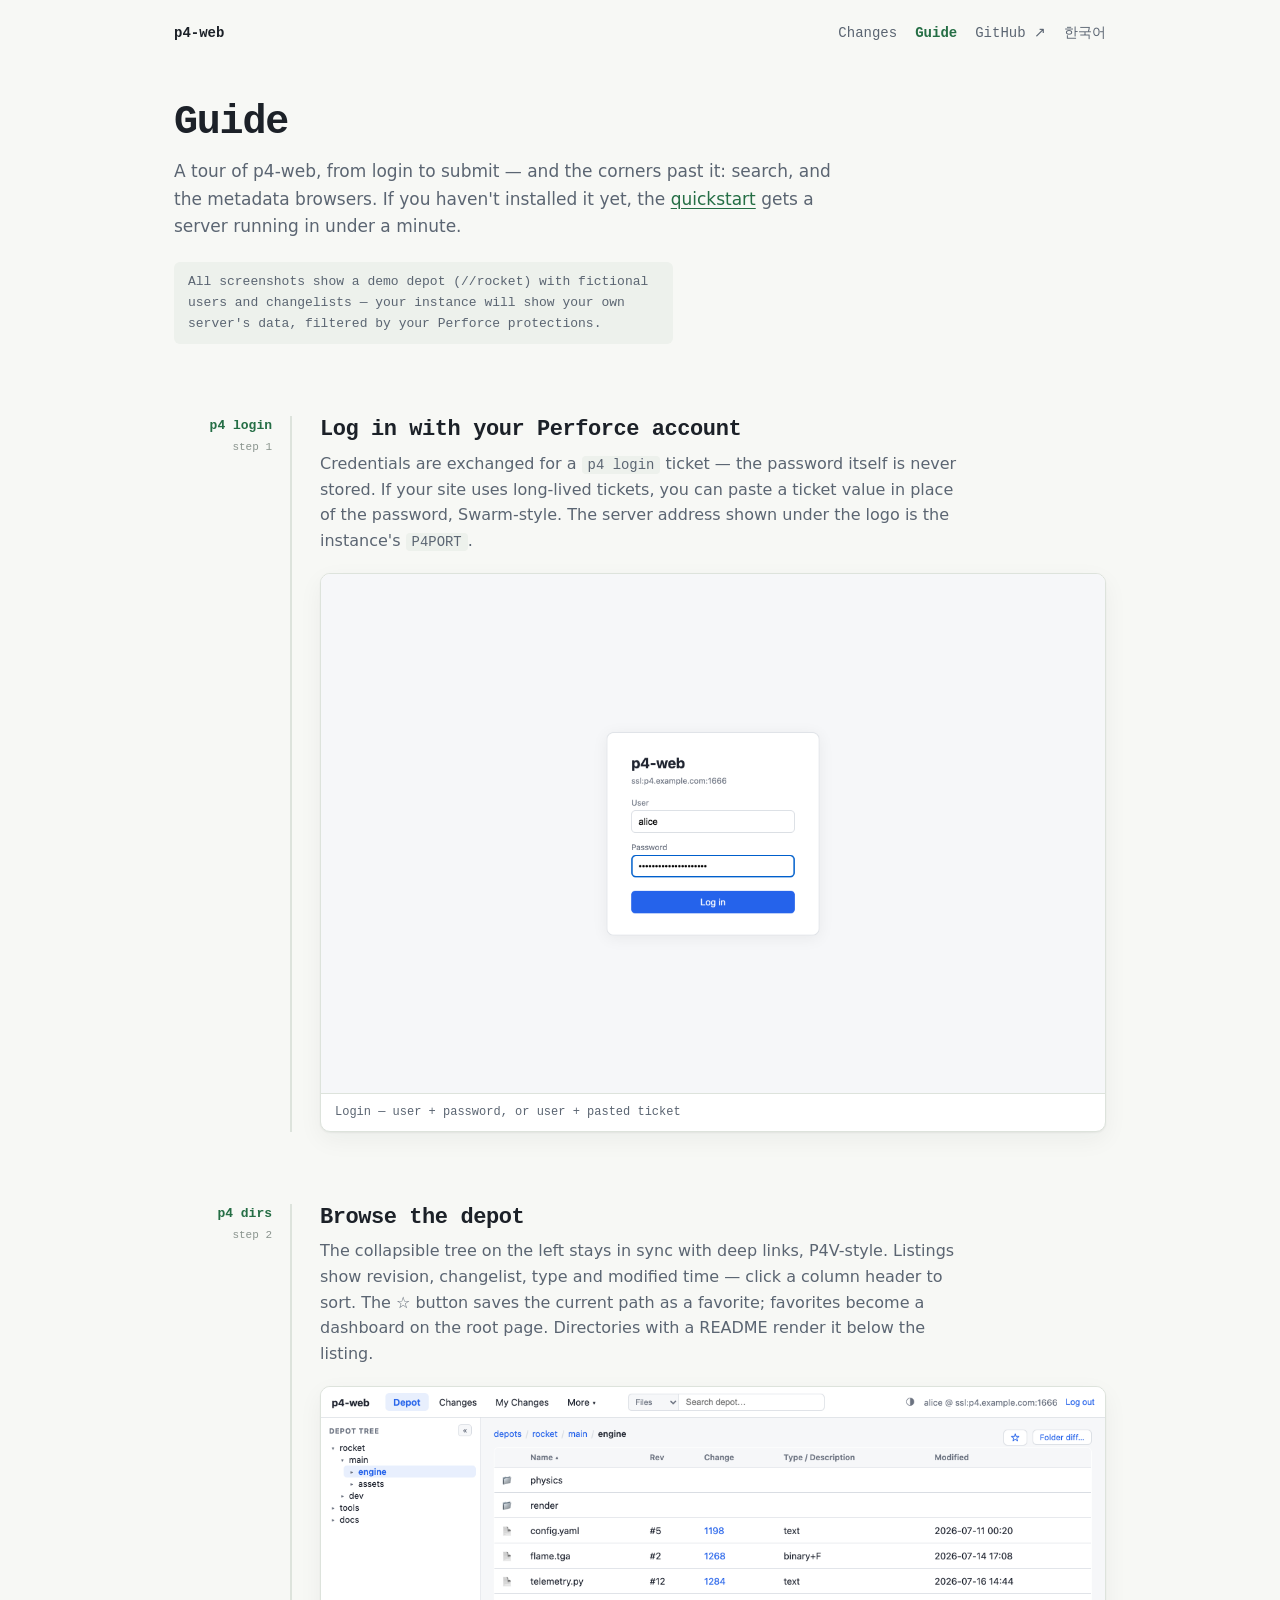
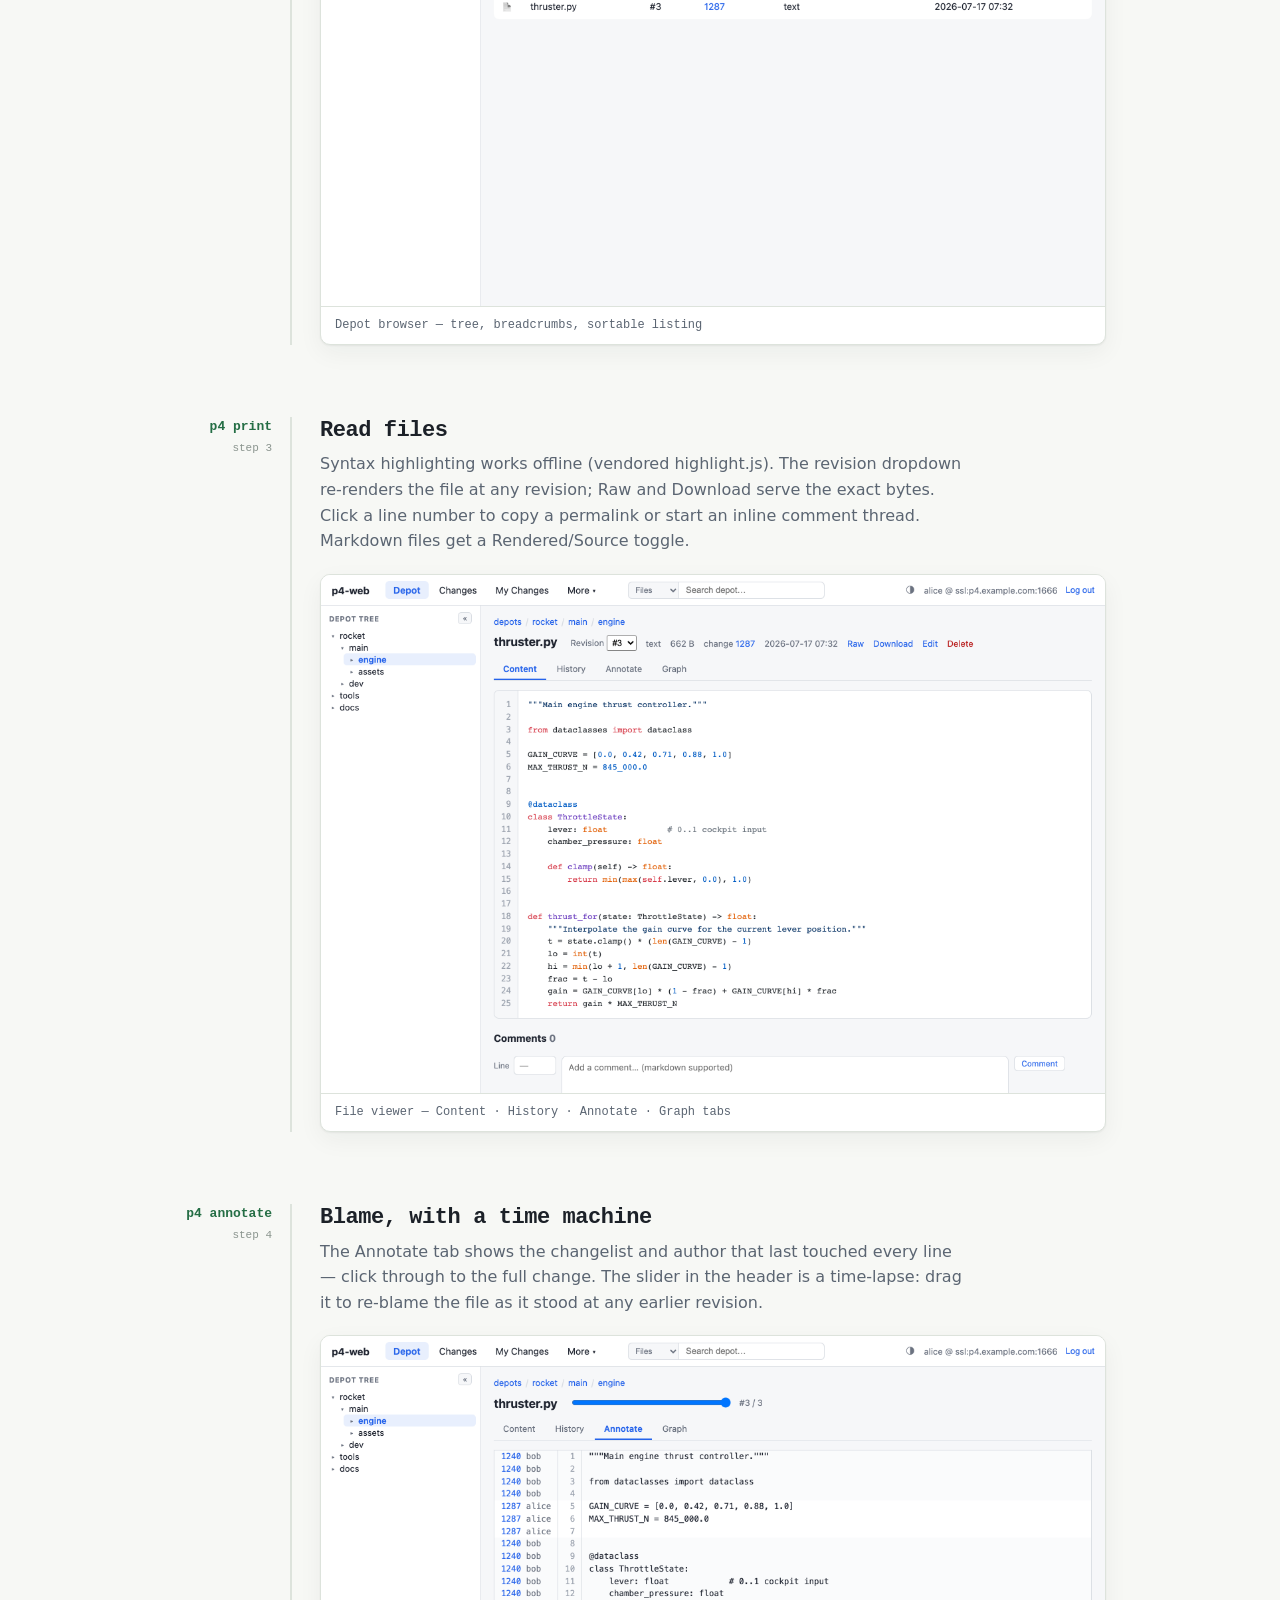
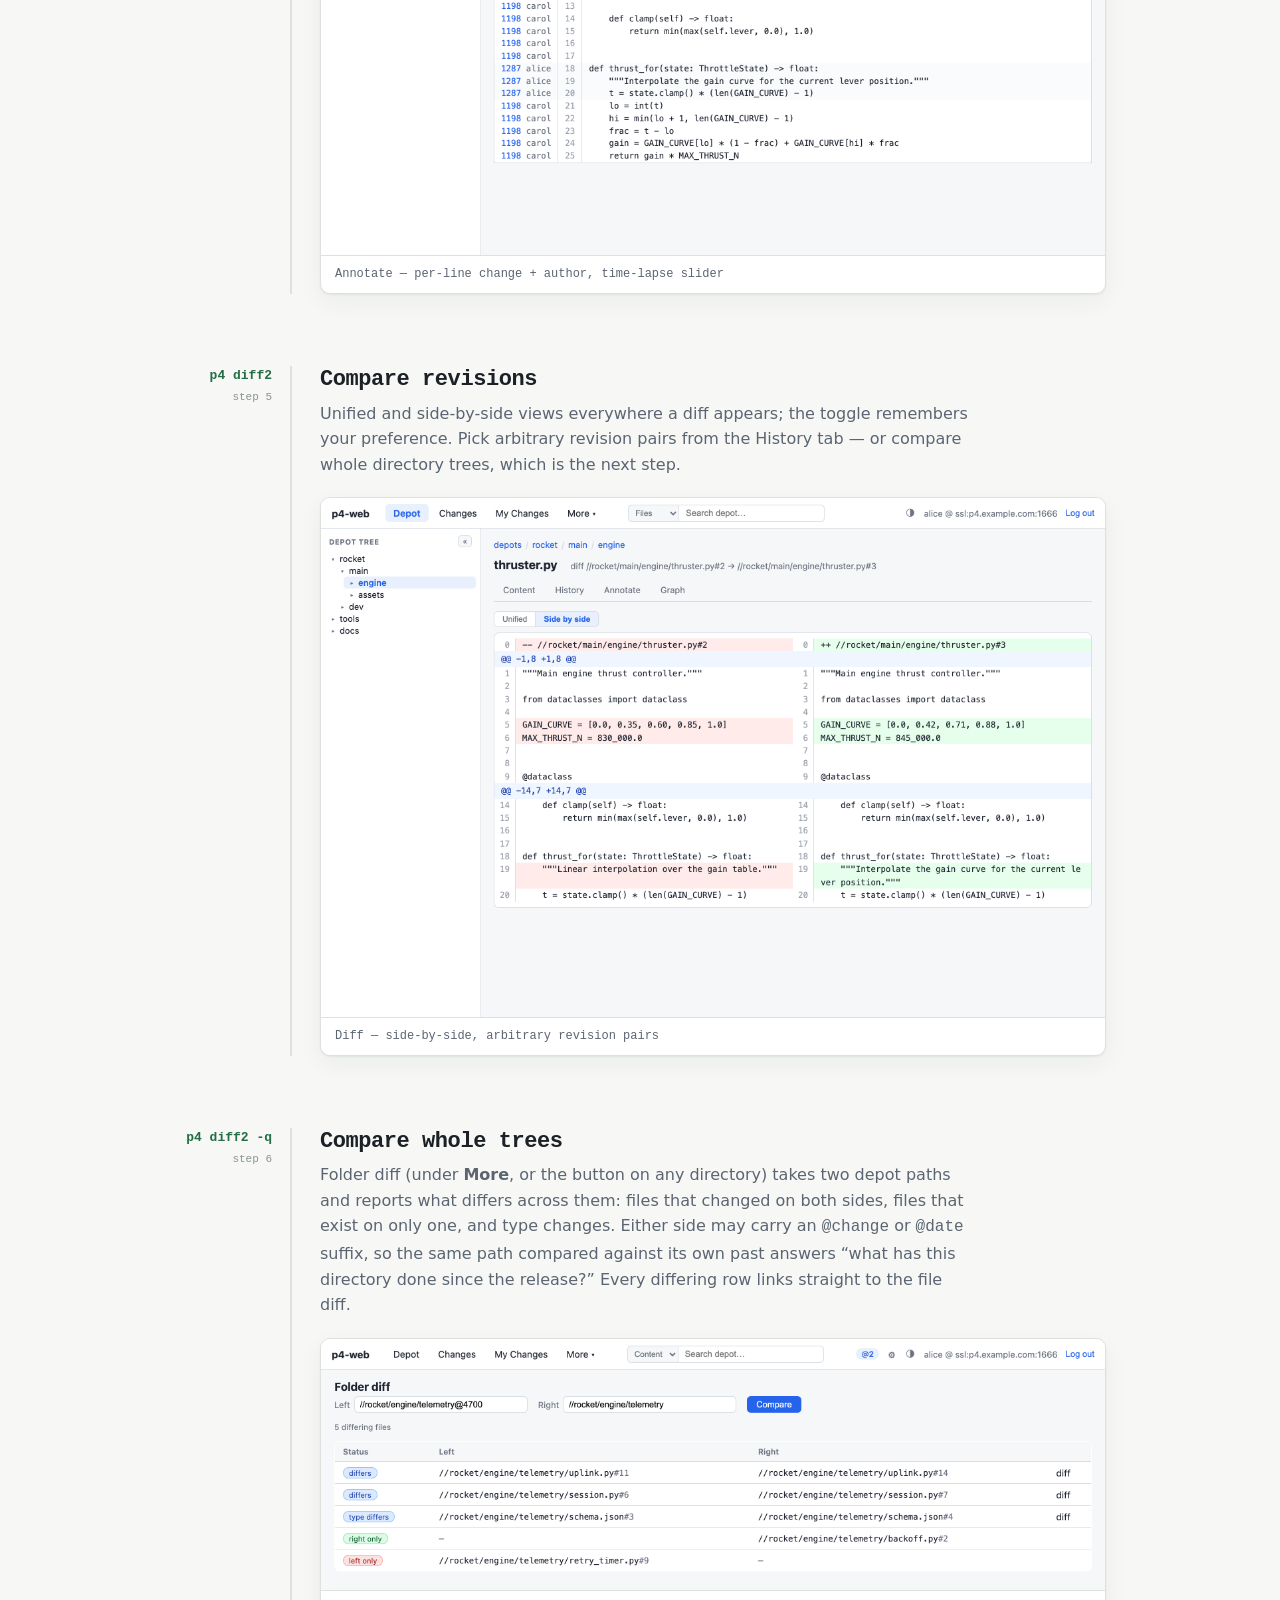
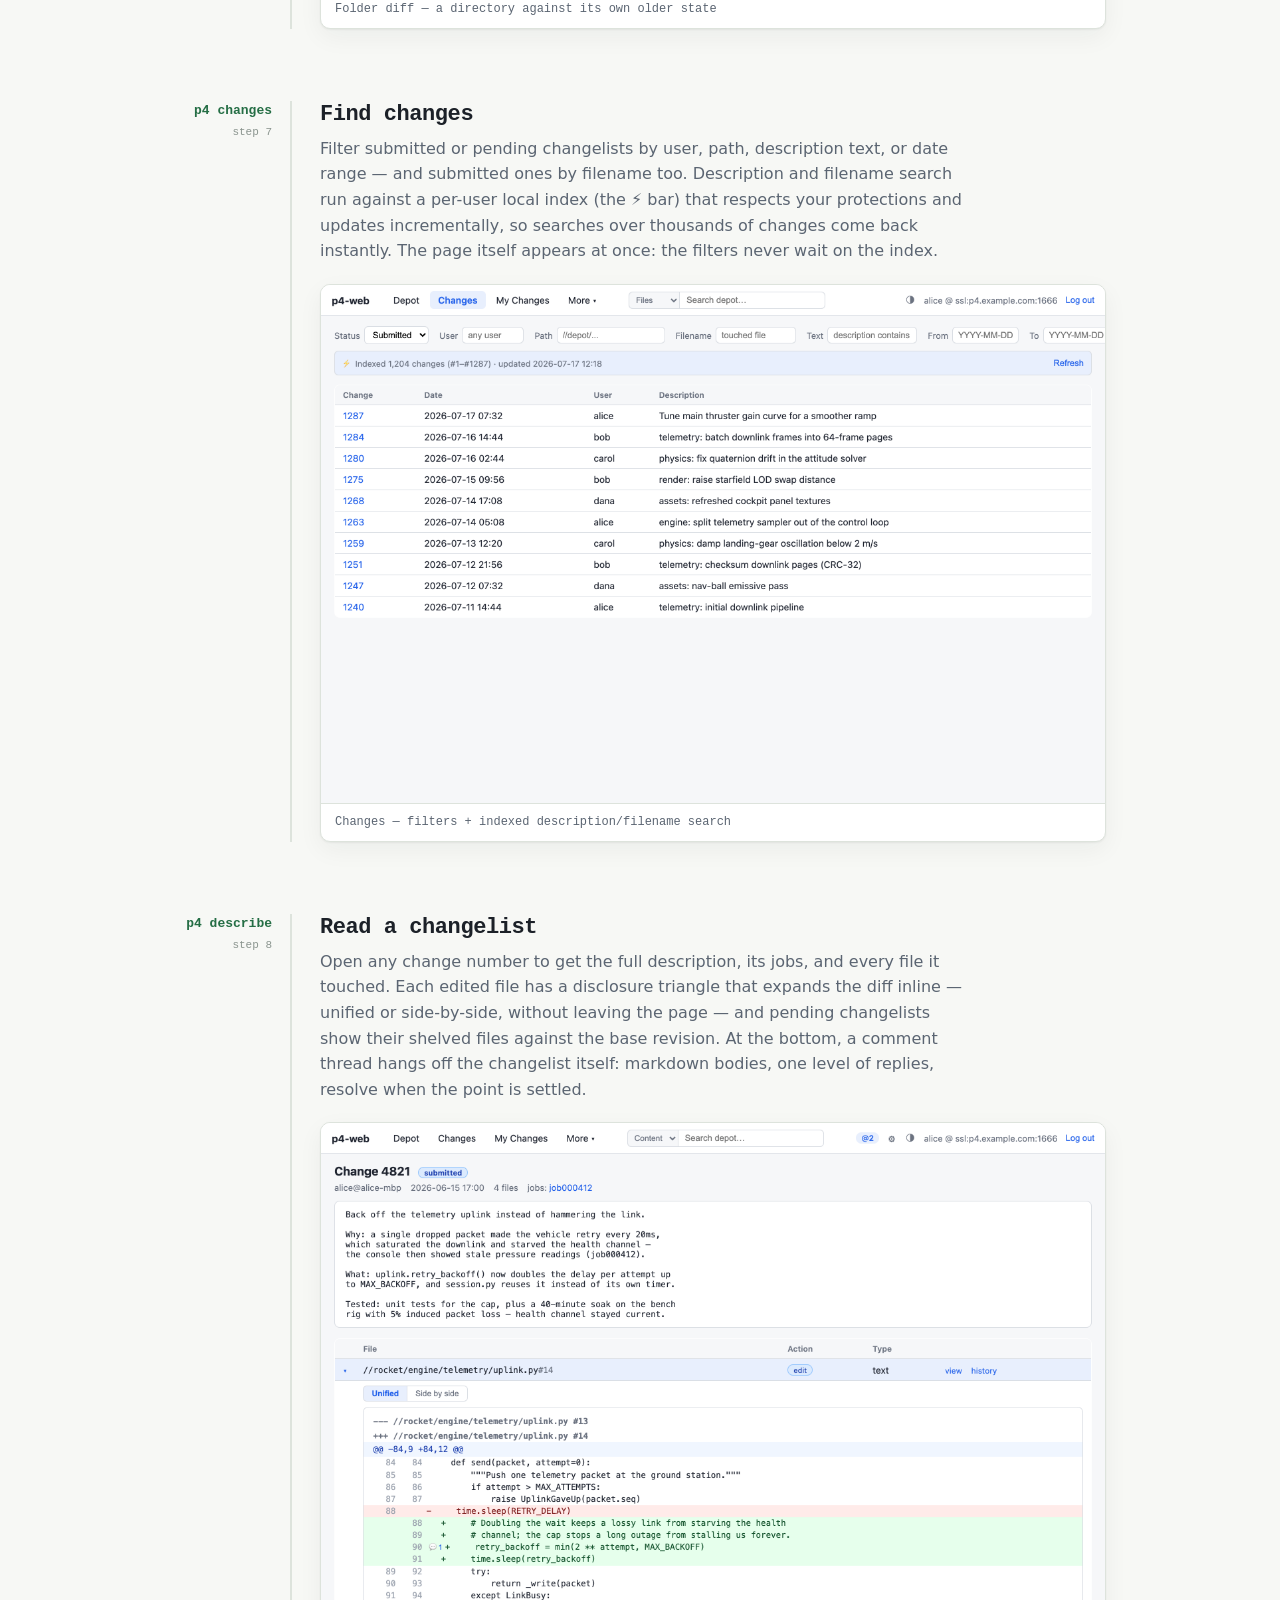
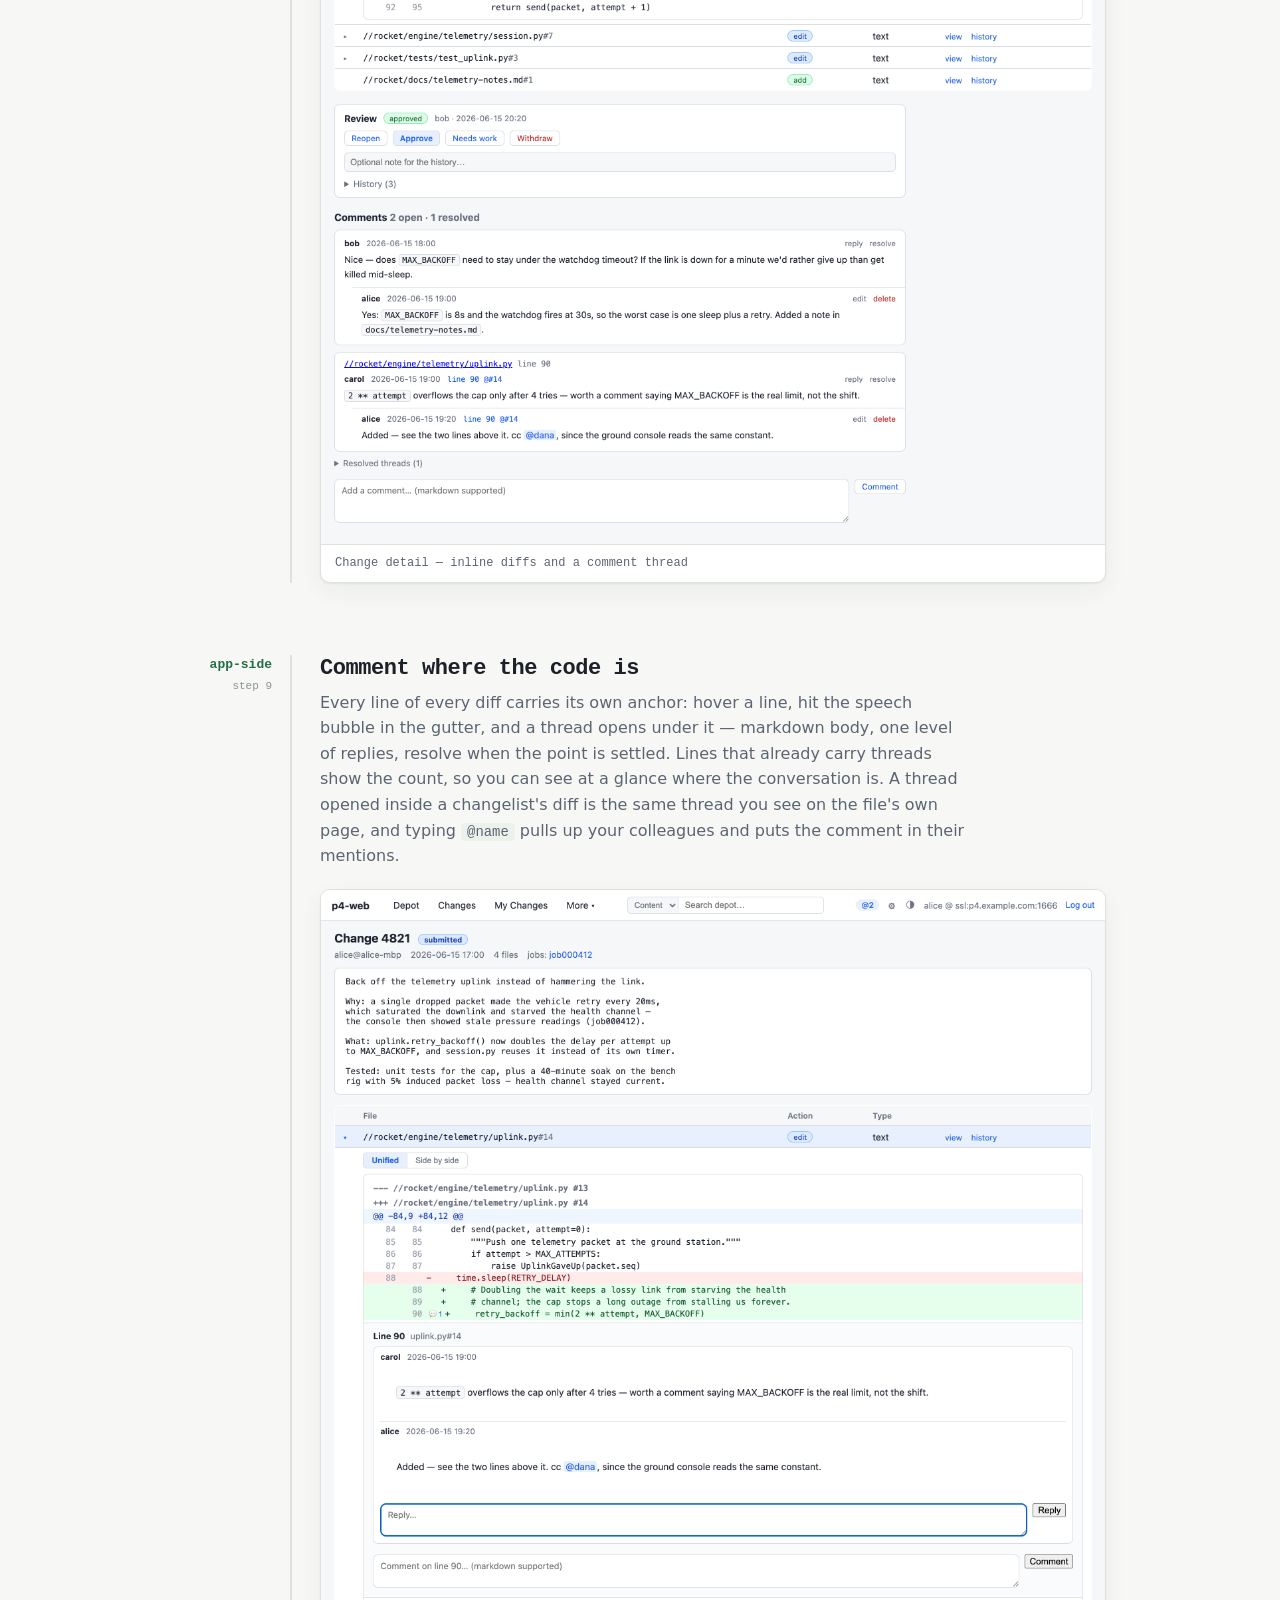
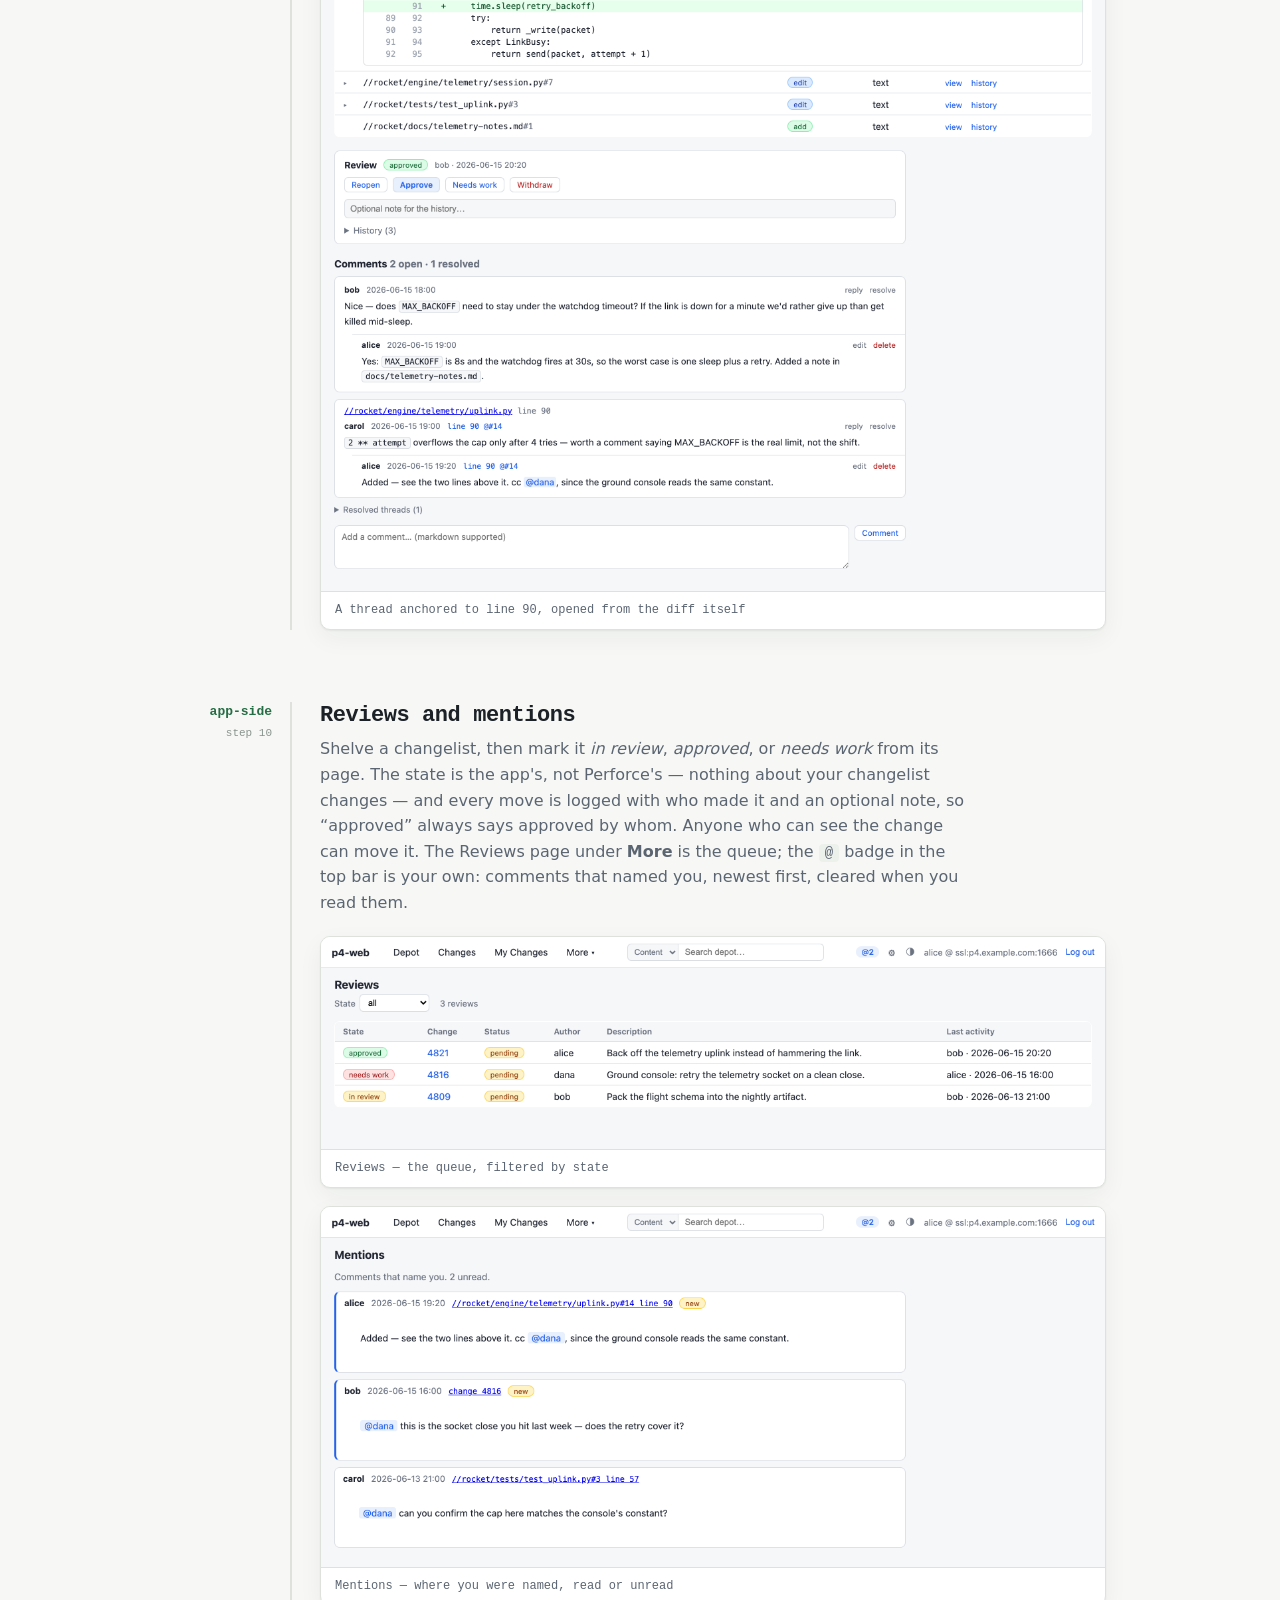
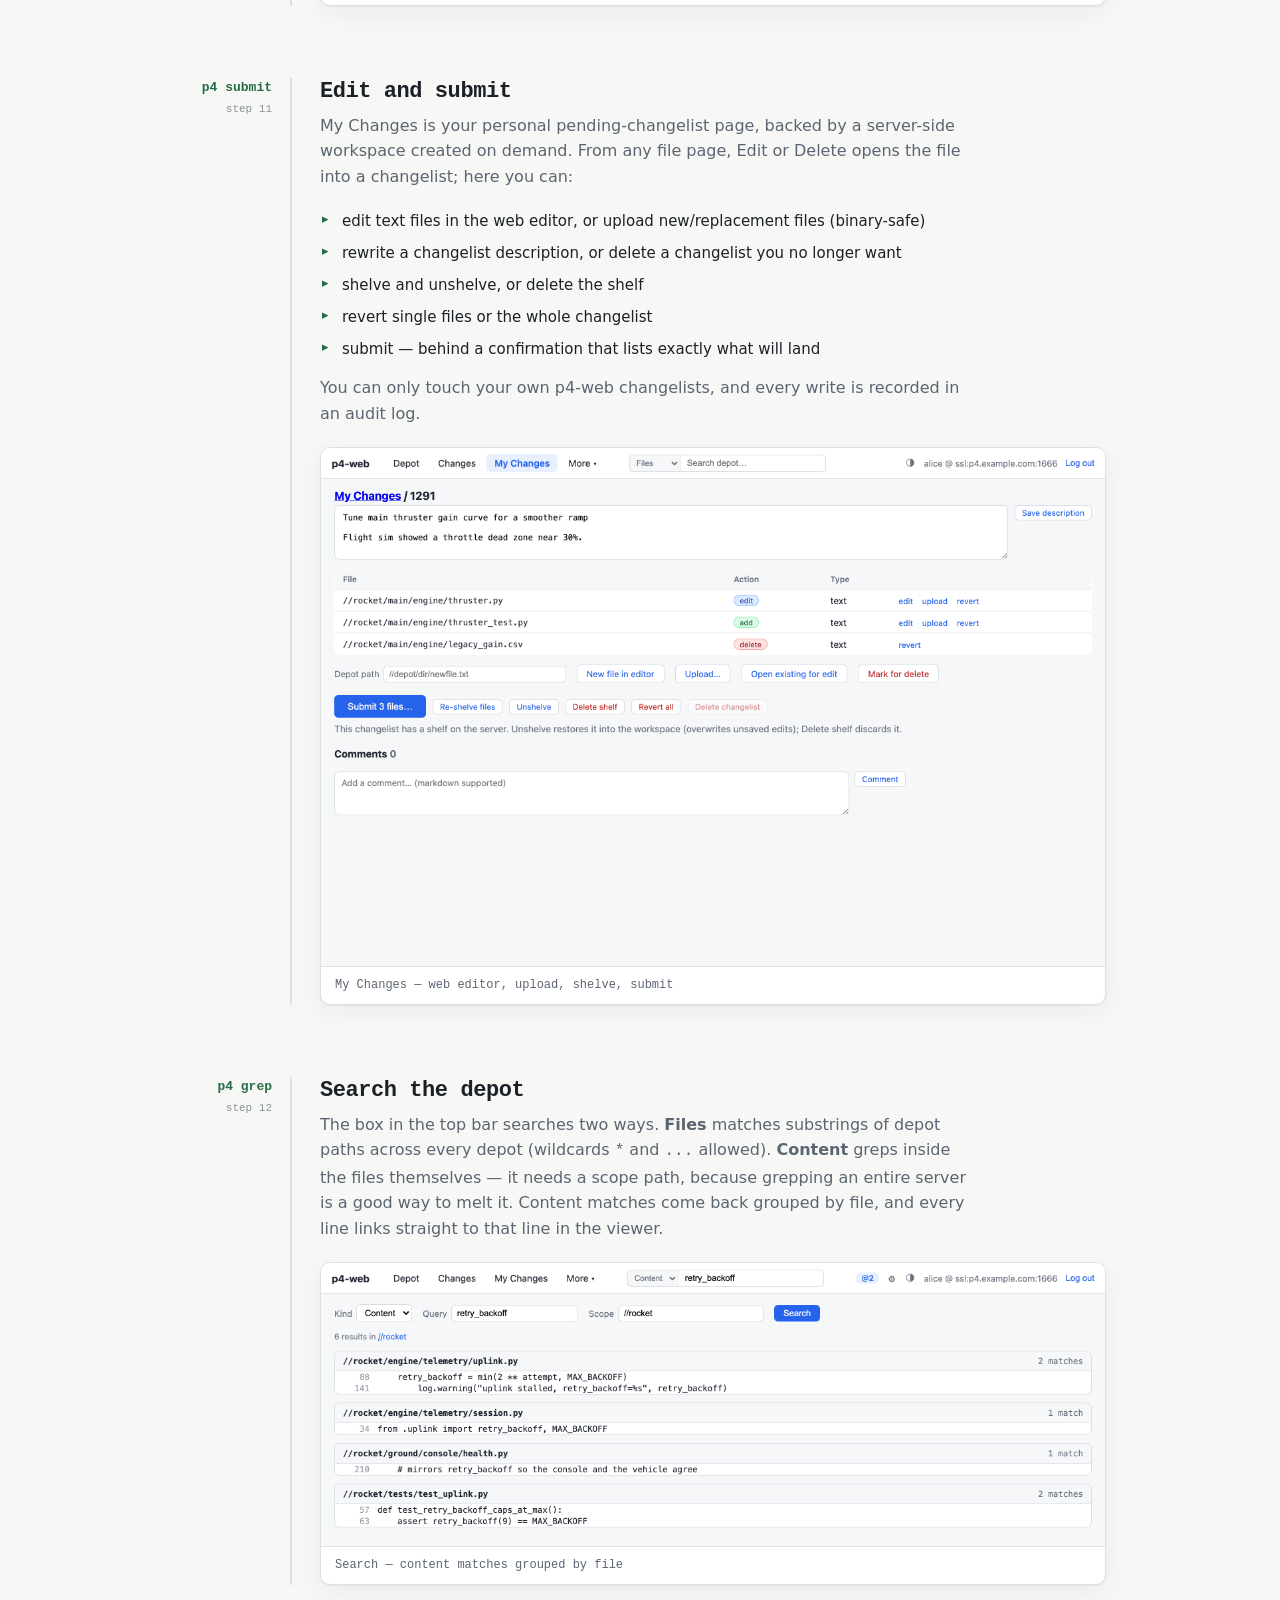
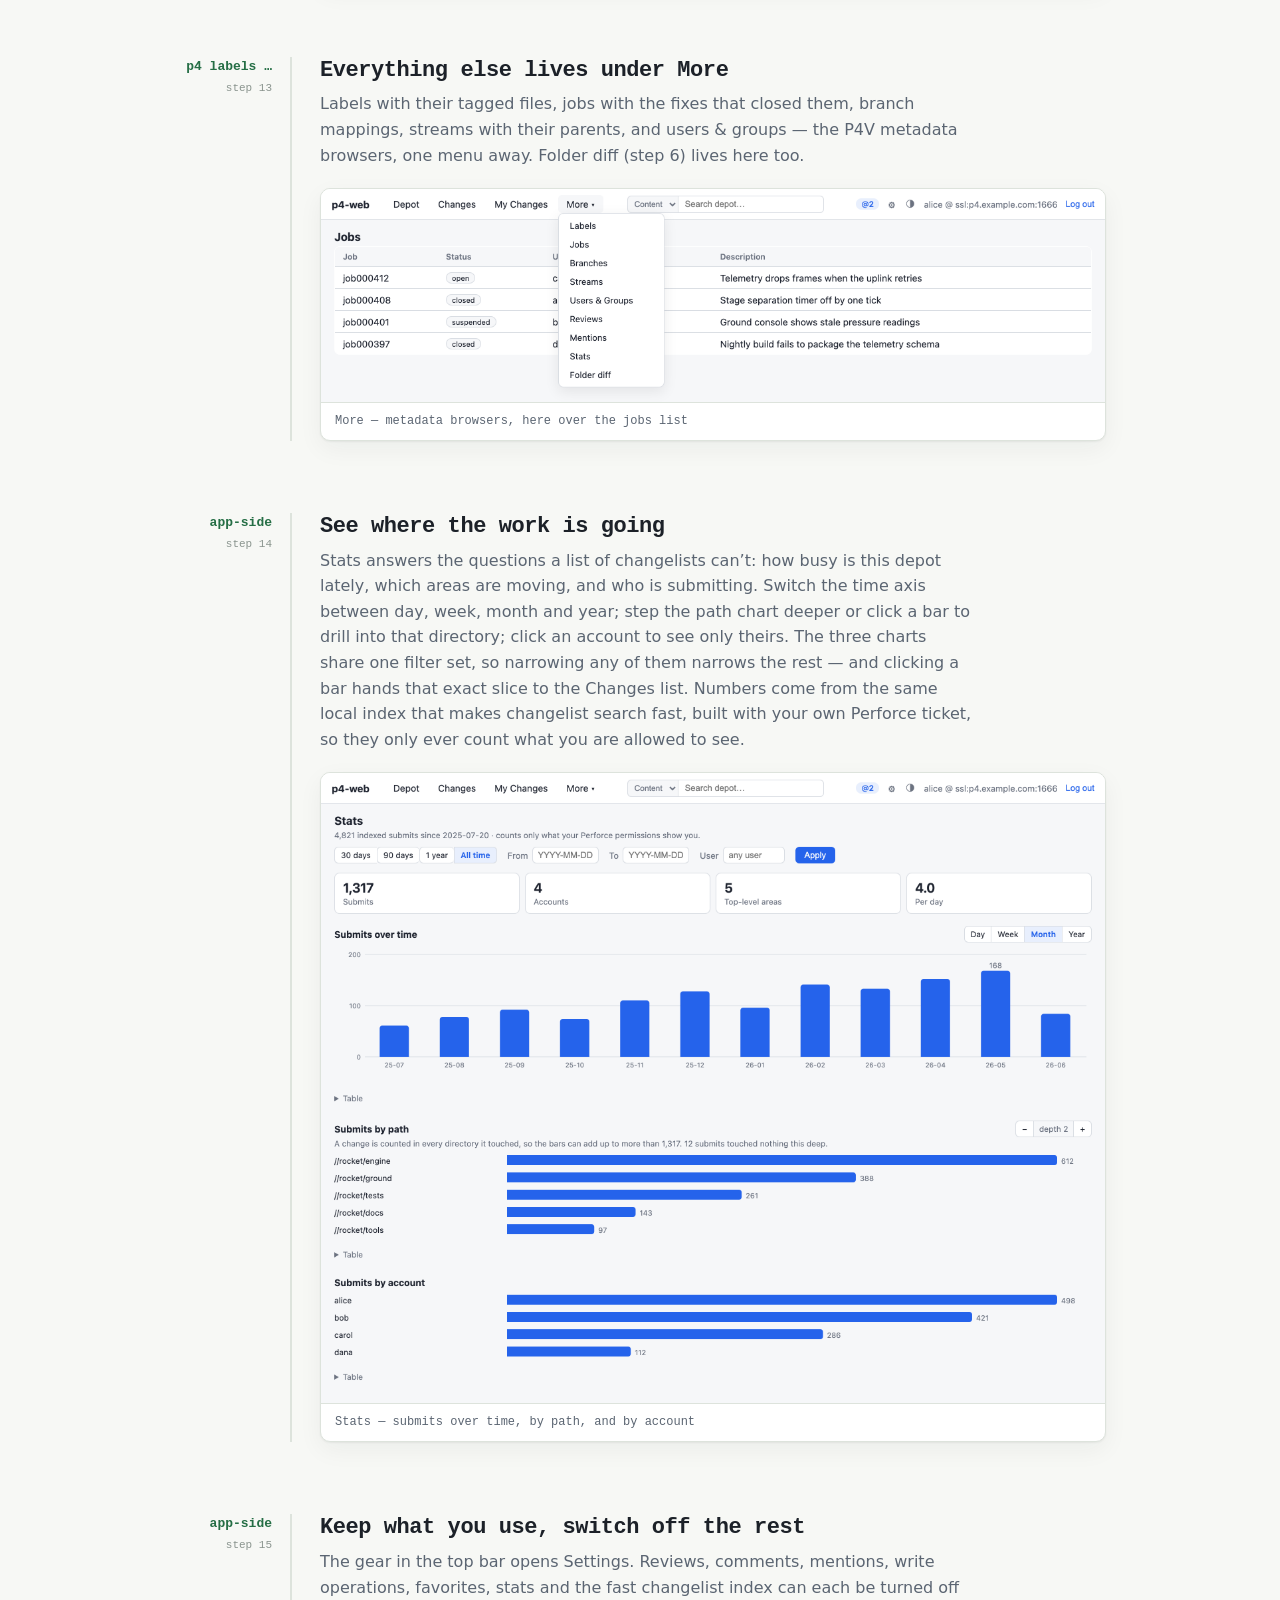
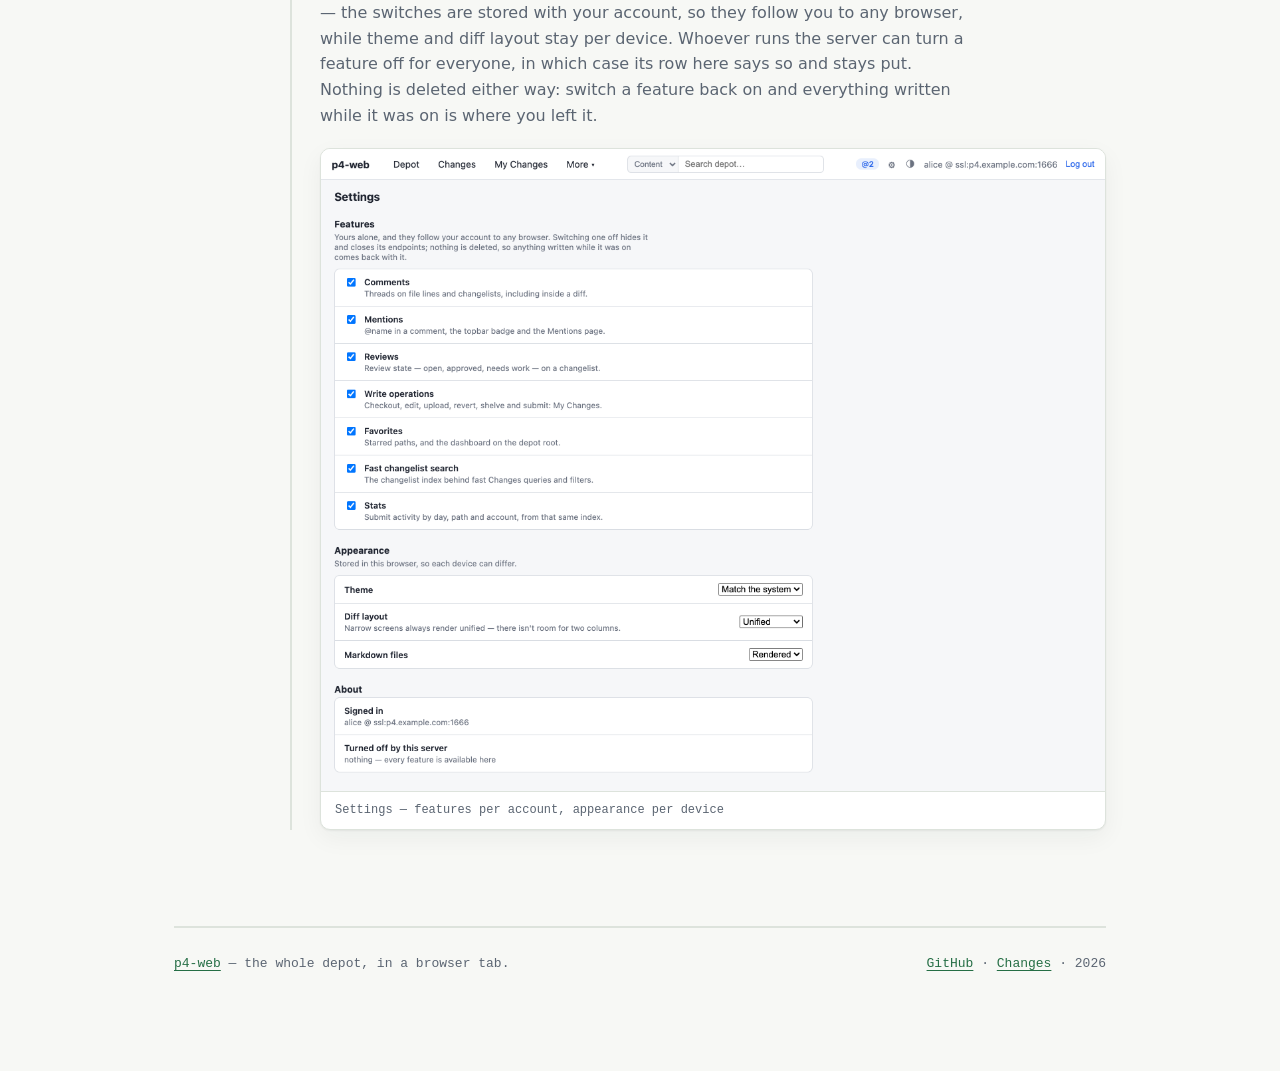
<file: docs/ko/guide.html>
<!doctype html>
<html lang="ko">
<head>
<meta charset="utf-8">
<meta name="viewport" content="width=device-width, initial-scale=1">
<meta name="description" content="p4-web 사용 가이드: 로그인, 디포 탐색, 파일 읽기, 블레임, 디프, 체인지 검색, 브라우저에서 편집·서브밋까지.">
<title>가이드 — p4-web</title>
<link rel="alternate" hreflang="en" href="https://p4-web.woojinkim.org/guide.html">
<link rel="alternate" hreflang="ko" href="https://p4-web.woojinkim.org/ko/guide.html">
<script>
(function () {
  var here = "ko";
  var file = location.pathname.split("/").pop() || "index.html";
  var pref = null;
  try { pref = localStorage.getItem("p4webLang"); } catch (e) {}
  var nav = ((navigator.languages && navigator.languages[0]) || navigator.language || "").toLowerCase();
  var want = pref || (nav.indexOf("ko") === 0 ? "ko" : "en");
  if (want !== here) location.replace("../" + file + location.hash);
  document.addEventListener("DOMContentLoaded", function () {
    var a = document.getElementById("lang-switch");
    if (a) a.addEventListener("click", function () {
      try { localStorage.setItem("p4webLang", a.dataset.lang); } catch (e) {}
    });
  });
})();
</script>
<link rel="stylesheet" href="../site.css">
<!-- Matomo -->
<script>
  var _paq = window._paq = window._paq || [];
  /* tracker methods like "setCustomDimension" should be called before "trackPageView" */
  _paq.push(['trackPageView']);
  _paq.push(['enableLinkTracking']);
  (function() {
    var u="//matomo.woojinkim.org/";
    _paq.push(['setTrackerUrl', u+'matomo.php']);
    _paq.push(['setSiteId', '11']);
    var d=document, g=d.createElement('script'), s=d.getElementsByTagName('script')[0];
    g.async=true; g.src=u+'matomo.js'; s.parentNode.insertBefore(g,s);
  })();
</script>
<!-- End Matomo Code -->
</head>
<body>
<div class="page">

  <nav class="sitenav">
    <a class="brand" href="./">p4-web</a>
    <span class="sitenav-links">
      <a href="./changes.html">변경 이력</a>
      <a href="./guide.html" aria-current="page">가이드</a>
      <a href="https://github.com/neoocean/p4-web">GitHub&nbsp;↗</a>
      <a href="../guide.html" id="lang-switch" data-lang="en" lang="en" hreflang="en">EN</a>
    </span>
  </nav>

  <header class="doc-head">
    <h1>가이드</h1>
    <p class="lede">로그인부터 서브밋까지, 그리고 그 너머의 검색과 메타데이터
      브라우저까지 — p4-web 한 바퀴 둘러보기. 아직 설치
      전이라면 <a href="./#quickstart">퀵스타트</a>로 1분 안에 서버를 띄울 수
      있습니다.</p>
    <p class="demo-note">모든 스크린샷은 가상의 데모 디포(<code>//rocket</code>)와
      가상 사용자·체인지리스트로 만든 것입니다 — 실제 인스턴스에서는 당신의
      서버 데이터가 Perforce 프로텍션에 따라 필터링되어 보입니다.</p>
  </header>

  <section class="cl" id="login">
    <div class="gutter">
      <div class="clno">p4 login</div>
      <div class="clmeta">1단계</div>
    </div>
    <div class="content">
      <h2>Perforce 계정으로 로그인</h2>
      <p class="kicker">자격 증명은 <code>p4 login</code> 티켓으로 교환되고 —
        비밀번호 자체는 저장되지 않습니다. 장기 티켓을 쓰는 사이트라면 비밀번호
        자리에 티켓 값을 붙여넣을 수 있습니다(Swarm 방식). 로고 아래 표시되는
        서버 주소가 이 인스턴스의 <code>P4PORT</code>입니다.</p>
      <figure class="shot">
        <img src="../assets/guide-login.png" alt="사용자와 비밀번호 필드가 있는 p4-web 로그인 화면" width="1180" height="780" loading="lazy">
        <figcaption>로그인 — 사용자 + 비밀번호, 또는 사용자 + 티켓 붙여넣기</figcaption>
      </figure>
    </div>
  </section>

  <section class="cl" id="browse">
    <div class="gutter">
      <div class="clno">p4 dirs</div>
      <div class="clmeta">2단계</div>
    </div>
    <div class="content">
      <h2>디포 탐색</h2>
      <p class="kicker">왼쪽의 접이식 트리는 딥링크와 동기화됩니다(P4V 스타일).
        목록에는 리비전·체인지리스트·타입·수정 시각이 보이고, 열 머리글을
        클릭하면 정렬됩니다. ☆ 버튼은 현재 경로를 즐겨찾기로 저장하며,
        즐겨찾기는 루트 페이지에서 대시보드가 됩니다. README가 있는 디렉터리는
        목록 아래에 README를 렌더링합니다.</p>
      <figure class="shot">
        <img src="../assets/guide-browse.png" alt="트리 사이드바, 브레드크럼, 정렬 가능한 파일 목록이 있는 디포 브라우저" width="1180" height="780" loading="lazy">
        <figcaption>디포 브라우저 — 트리, 브레드크럼, 정렬 가능한 목록</figcaption>
      </figure>
    </div>
  </section>

  <section class="cl" id="read">
    <div class="gutter">
      <div class="clno">p4 print</div>
      <div class="clmeta">3단계</div>
    </div>
    <div class="content">
      <h2>파일 읽기</h2>
      <p class="kicker">신택스 하이라이팅은 오프라인에서도 동작합니다(highlight.js
        번들 포함). 리비전 드롭다운으로 어느 리비전에서든 파일을 다시 렌더링하고,
        Raw와 Download는 정확한 바이트를 제공합니다. 줄 번호를 클릭하면
        퍼머링크를 복사하거나 인라인 코멘트 스레드를 시작할 수 있습니다.
        마크다운 파일에는 Rendered/Source 토글이 붙습니다.</p>
      <figure class="shot">
        <img src="../assets/guide-file.png" alt="줄 번호, 리비전 드롭다운, 코멘트 입력창이 있는 신택스 하이라이팅된 파이썬 파일 뷰어" width="1180" height="780" loading="lazy">
        <figcaption>파일 뷰어 — Content · History · Annotate · Graph 탭</figcaption>
      </figure>
    </div>
  </section>

  <section class="cl" id="annotate">
    <div class="gutter">
      <div class="clno">p4 annotate</div>
      <div class="clmeta">4단계</div>
    </div>
    <div class="content">
      <h2>블레임, 타임머신을 곁들여</h2>
      <p class="kicker">Annotate 탭은 각 줄을 마지막으로 수정한 체인지리스트와
        작성자를 보여줍니다 — 클릭하면 해당 체인지 전체로 이동합니다. 헤더의
        슬라이더는 타임랩스입니다: 드래그하면 과거 어느 리비전 시점의 파일로든
        되감아 다시 블레임합니다.</p>
      <figure class="shot">
        <img src="../assets/guide-annotate.png" alt="줄별 체인지리스트·작성자 거터와 리비전 타임랩스 슬라이더가 있는 어노테이트 뷰" width="1180" height="780" loading="lazy">
        <figcaption>어노테이트 — 줄별 체인지 + 작성자, 타임랩스 슬라이더</figcaption>
      </figure>
    </div>
  </section>

  <section class="cl" id="diff">
    <div class="gutter">
      <div class="clno">p4 diff2</div>
      <div class="clmeta">5단계</div>
    </div>
    <div class="content">
      <h2>리비전 비교</h2>
      <p class="kicker">디프가 나오는 모든 곳에서 unified와 side-by-side를
        지원하며, 토글은 선호를 기억합니다. History 탭에서 임의의 리비전 쌍을
        고를 수 있습니다. 디렉터리 트리 전체를 비교하는 방법은 다음 단계에서
        다룹니다.</p>
      <figure class="shot">
        <img src="../assets/guide-diff.png" alt="추가·삭제 줄이 하이라이트된 두 리비전의 side-by-side 디프" width="1180" height="780" loading="lazy">
        <figcaption>디프 — side-by-side, 임의 리비전 쌍</figcaption>
      </figure>
    </div>
  </section>

  <section class="cl" id="folderdiff">
    <div class="gutter">
      <div class="clno">p4 diff2 -q</div>
      <div class="clmeta">6단계</div>
    </div>
    <div class="content">
      <h2>디렉토리 통째로 비교</h2>
      <p class="kicker">폴더 diff(<strong>More</strong> 메뉴 또는 디렉토리 화면의
        버튼)는 디팟 경로 두 개를 받아 무엇이 다른지 알려줍니다. 양쪽 모두에서
        바뀐 파일, 한쪽에만 있는 파일, 타입이 달라진 파일이 각각 표시됩니다.
        어느 쪽이든 <span class="mono">@체인지</span>나
        <span class="mono">@날짜</span> 서픽스를 붙일 수 있어서, 같은 경로를
        자기 과거와 비교하면 “이 디렉토리가 릴리스 이후 무엇을 했나”를 그대로
        볼 수 있습니다. 다른 파일 행은 바로 파일 diff로 이어집니다.</p>
      <figure class="shot">
        <img src="../assets/guide-folderdiff.png" alt="디렉토리를 예전 체인지리스트와 비교한 폴더 diff — 내용 다름, 타입 다름, 왼쪽에만, 오른쪽에만 행" width="1180" height="378" loading="lazy">
        <figcaption>폴더 diff — 디렉토리를 자기 과거와 비교</figcaption>
      </figure>
    </div>
  </section>

  <section class="cl" id="changes">
    <div class="gutter">
      <div class="clno">p4 changes</div>
      <div class="clmeta">7단계</div>
    </div>
    <div class="content">
      <h2>체인지 찾기</h2>
      <p class="kicker">서브밋/펜딩 체인지리스트를 사용자·경로·설명 텍스트·
        날짜 범위로, 서브밋된 것은 파일명으로도 필터링합니다. 설명·파일명 검색은
        사용자별 로컬 인덱스(⚡ 바)를 사용하는데, 프로텍션을 준수하며 증분
        갱신되어 수천 개 체인지에 대한 검색도 즉시 돌아옵니다. 페이지 자체는
        곧바로 뜹니다 — 필터는 인덱스를 기다리지 않습니다.</p>
      <figure class="shot">
        <img src="../assets/guide-changes.png" alt="필터 바, 인덱스 상태 바, 체인지리스트 목록이 있는 Changes 뷰" width="1180" height="780" loading="lazy">
        <figcaption>Changes — 필터 + 인덱스 기반 설명/파일명 검색</figcaption>
      </figure>
    </div>
  </section>

  <section class="cl" id="change">
    <div class="gutter">
      <div class="clno">p4 describe</div>
      <div class="clmeta">8단계</div>
    </div>
    <div class="content">
      <h2>체인지리스트 읽기</h2>
      <p class="kicker">체인지 번호를 열면 전체 설명, 연결된 잡, 건드린 파일이
        모두 나옵니다. 편집된 파일마다 삼각형 토글이 있어 페이지를 떠나지 않고
        디프를 unified 또는 side-by-side로 펼칠 수 있고, 펜딩 체인지리스트는
        셸브된 파일을 베이스 리비전과 비교해 보여줍니다. 아래쪽에는 체인지리스트
        자체에 달린 코멘트 스레드가 있습니다 — 마크다운 본문, 1단계 답글,
        정리되면 resolve.</p>
      <figure class="shot">
        <img src="../assets/guide-change.png" alt="설명, 디프가 인라인으로 펼쳐진 파일 목록, 코멘트 스레드가 있는 체인지 상세 페이지" width="1180" height="1536" loading="lazy">
        <figcaption>체인지 상세 — 인라인 디프와 코멘트 스레드</figcaption>
      </figure>
    </div>
  </section>

  <section class="cl" id="inline">
    <div class="gutter">
      <div class="clno">app-side</div>
      <div class="clmeta">9단계</div>
    </div>
    <div class="content">
      <h2>코드가 있는 자리에 코멘트</h2>
      <p class="kicker">모든 diff의 모든 줄이 앵커를 갖습니다. 줄에 마우스를 올리고
        거터의 말풍선을 누르면 그 줄 아래에 스레드가 열립니다 — 마크다운 본문,
        한 단계 답글, 정리되면 resolve. 이미 스레드가 있는 줄에는 개수가 표시돼
        대화가 어디에 있는지 한눈에 보입니다. 체인지리스트 diff에서 연 스레드는
        그 파일 페이지에서 보이는 스레드와 같은 것이고,
        <code>@이름</code>을 입력하면 동료 목록이 뜨며 그 사람의 멘션 목록에
        코멘트가 들어갑니다.</p>
      <figure class="shot">
        <img src="../assets/guide-inline-comment.png" alt="diff 하나를 펼친 체인지리스트, 90번째 줄 아래에 열린 코멘트 스레드와 아래쪽의 리뷰 바·코멘트 패널" width="1180" height="1958" loading="lazy">
        <figcaption>diff에서 바로 연 90번 줄 스레드</figcaption>
      </figure>
    </div>
  </section>

  <section class="cl" id="review">
    <div class="gutter">
      <div class="clno">app-side</div>
      <div class="clmeta">10단계</div>
    </div>
    <div class="content">
      <h2>리뷰와 멘션</h2>
      <p class="kicker">체인지리스트를 셸브한 뒤 그 페이지에서 <em>리뷰 중</em>·
        <em>승인</em>·<em>보완 필요</em> 상태를 답니다. 이 상태는 앱의 것이지
        Perforce의 것이 아니어서 체인지리스트 자체는 아무것도 바뀌지 않습니다.
        모든 전이는 누가 했는지와 선택적 메모까지 기록되므로 “승인”은 항상 누가
        승인했는지를 말해 줍니다. 볼 수 있는 사람은 누구나 상태를 바꿀 수 있습니다.
        <strong>More</strong> 메뉴의 Reviews가 대기열이고, 상단바의
        <code>@</code> 배지는 내 것입니다 — 나를 언급한 코멘트가 최신순으로 모이고,
        열어 보면 지워집니다.</p>
      <figure class="shot">
        <img src="../assets/guide-reviews.png" alt="승인·보완 필요·리뷰 중 상태의 체인지리스트 세 건이 있는 Reviews 목록" width="1180" height="320" loading="lazy">
        <figcaption>Reviews — 상태로 거르는 리뷰 대기열</figcaption>
      </figure>
      <figure class="shot">
        <img src="../assets/guide-mentions.png" alt="나를 언급한 코멘트 목록, 읽지 않은 항목 표시" width="1180" height="541" loading="lazy">
        <figcaption>Mentions — 내가 언급된 자리, 읽음/안 읽음</figcaption>
      </figure>
    </div>
  </section>

  <section class="cl" id="write">
    <div class="gutter">
      <div class="clno">p4 submit</div>
      <div class="clmeta">11단계</div>
    </div>
    <div class="content">
      <h2>편집과 서브밋</h2>
      <p class="kicker">My Changes는 개인 펜딩 체인지리스트 페이지로, 필요할 때
        만들어지는 서버 측 워크스페이스가 뒤를 받칩니다. 어느 파일 페이지에서든
        Edit나 Delete로 파일을 체인지리스트에 열 수 있고, 이곳에서는:</p>
      <ul class="steps">
        <li>웹 에디터로 텍스트 파일을 편집하거나, 새 파일/교체 파일 업로드(바이너리 안전)</li>
        <li>체인지리스트 설명 수정, 또는 필요 없어진 체인지리스트 삭제</li>
        <li>셸브와 언셸브, 또는 셸프 삭제</li>
        <li>파일 하나 또는 체인지리스트 전체 리버트</li>
        <li>서브밋 — 무엇이 반영되는지 정확히 나열하는 확인 대화상자를 거쳐</li>
      </ul>
      <p class="kicker" style="margin-top:14px">자신의 p4-web 체인지리스트만
        조작할 수 있고, 모든 쓰기는 감사 로그에 기록됩니다.</p>
      <figure class="shot">
        <img src="../assets/guide-my.png" alt="설명 편집기, 액션이 있는 파일 목록, 서브밋·셸브 버튼이 있는 My Changes 상세 페이지" width="1180" height="780" loading="lazy">
        <figcaption>My Changes — 웹 에디터, 업로드, 셸브, 서브밋</figcaption>
      </figure>
    </div>
  </section>

  <section class="cl" id="search">
    <div class="gutter">
      <div class="clno">p4 grep</div>
      <div class="clmeta">12단계</div>
    </div>
    <div class="content">
      <h2>디포 검색</h2>
      <p class="kicker">상단 바의 검색 상자는 두 가지로 동작합니다.
        <strong>Files</strong>는 모든 디포에서 경로 부분 문자열을 찾습니다(와일드카드
        <span class="mono">*</span>, <span class="mono">...</span> 사용 가능).
        <strong>Content</strong>는 파일 내용을 grep하는데, 서버 전체를 grep하면
        서버가 녹아나므로 범위 경로가 필요합니다. 내용 검색 결과는 파일별로 묶여
        돌아오고, 각 줄은 뷰어의 해당 줄로 바로 연결됩니다.</p>
      <figure class="shot">
        <img src="../assets/guide-search.png" alt="파일별로 묶인 내용 검색 결과, 각 줄이 파일 뷰어로 연결됨" width="1180" height="426" loading="lazy">
        <figcaption>Search — 파일별로 묶인 내용 검색 결과</figcaption>
      </figure>
    </div>
  </section>

  <section class="cl" id="more">
    <div class="gutter">
      <div class="clno">p4 labels …</div>
      <div class="clmeta">13단계</div>
    </div>
    <div class="content">
      <h2>나머지는 More 메뉴에</h2>
      <p class="kicker">태그된 파일까지 보이는 레이블, 닫은 픽스가 함께 나오는 잡,
        브랜치 매핑, 부모가 표시되는 스트림, 사용자 &amp; 그룹 — P4V의 메타데이터
        브라우저들이 메뉴 하나 아래에 있습니다. 폴더 diff(6단계)도 여기 있습니다.</p>
      <figure class="shot">
        <img src="../assets/guide-more.png" alt="Labels·Jobs·Branches·Streams·Users and Groups·Folder diff가 있는 More 메뉴가 열린 잡 브라우저" width="1180" height="320" loading="lazy">
        <figcaption>More — 메타데이터 브라우저, 여기서는 잡 목록 위에서</figcaption>
      </figure>
    </div>
  </section>

  <section class="cl" id="stats">
    <div class="gutter">
      <div class="clno">app-side</div>
      <div class="clmeta">14단계</div>
    </div>
    <div class="content">
      <h2>작업이 어디로 가고 있는지 보기</h2>
      <p class="kicker">통계는 체인지리스트 목록으로는 답할 수 없는 것을 보여 줍니다.
        요즘 이 디포가 얼마나 바쁜지, 어느 영역이 움직이는지, 누가 올리고 있는지입니다.
        시간 축은 일·주·월·연으로 바꿀 수 있고, 경로 차트는 깊이를 한 단계씩 내리거나
        막대를 눌러 그 디렉토리로 들어갈 수 있으며, 계정을 누르면 그 사람 것만 남습니다.
        세 차트가 같은 필터를 공유하므로 하나를 좁히면 나머지도 같이 좁아지고, 막대를
        누르면 바로 그 구간이 걸린 변경 목록으로 넘어갑니다. 수치는 체인지리스트 검색을
        빠르게 해 주는 그 로컬 인덱스에서 나오는데, 본인의 퍼포스 티켓으로 만들어지기
        때문에 볼 수 있는 것만 세어집니다.</p>
      <figure class="shot">
        <img src="../assets/guide-stats.png" alt="통계 페이지: 서브밋·계정·최상위 영역·하루 평균 타일 네 개, 일/주/월/연 버튼이 있는 월별 서브밋 막대 그래프, 깊이 스테퍼가 있는 디렉토리별 가로 막대 그래프, 계정별 가로 막대 그래프" width="1180" height="948" loading="lazy">
        <figcaption>통계 — 기간별·경로별·계정별 서브밋</figcaption>
      </figure>
    </div>
  </section>

  <section class="cl" id="settings">
    <div class="gutter">
      <div class="clno">app-side</div>
      <div class="clmeta">15단계</div>
    </div>
    <div class="content">
      <h2>쓰는 것만 남기고 끄기</h2>
      <p class="kicker">상단바의 톱니를 누르면 설정이 열립니다. 리뷰·코멘트·멘션·
        쓰기 작업·즐겨찾기·통계·빠른 체인지 인덱스를 각각 끌 수 있고, 이 스위치는
        계정에 저장되어 어느 브라우저에서든 따라옵니다(테마와 diff 레이아웃은
        기기별로 남습니다). 서버를 운영하는 쪽이 특정 기능을 전체에 대해 꺼 둘 수도
        있는데, 그런 항목은 여기에 그 사실이 표시된 채 잠깁니다. 어느 쪽이든 데이터는
        지우지 않습니다 — 다시 켜면 켜져 있던 동안 쌓인 것이 그대로 있습니다.</p>
      <figure class="shot">
        <img src="../assets/guide-settings.png" alt="설정 페이지: 코멘트·멘션·리뷰·쓰기 작업·즐겨찾기·빠른 체인지 검색·통계 체크박스가 있는 기능 목록, 테마·diff 레이아웃·마크다운 보기가 있는 표시 목록, 그리고 정보 섹션" width="1180" height="966" loading="lazy">
        <figcaption>설정 — 기능은 계정별, 표시는 기기별</figcaption>
      </figure>
    </div>
  </section>

  <footer>
    <span><a href="./">p4-web</a> — 디포 전체를, 브라우저 탭 하나에.</span>
    <span><a href="https://github.com/neoocean/p4-web">GitHub</a> · <a href="./changes.html">변경 이력</a> · 2026</span>
  </footer>

</div>
</body>
</html>
</file>
<file: docs/site.css>
/* Shared styles for p4-web docs subpages (changes.html, guide.html).
   Same design system as the landing page (index.html keeps its own inline
   copy so it stays a single self-contained file). */

:root {
  --bg: #F7F8F5;
  --panel: #FFFFFF;
  --panel-deep: #10151B;
  --panel-deep-ink: #D7DEE6;
  --ink: #1C2128;
  --muted: #5B6572;
  --faint: #8A948E;
  --line: #DDE3DC;
  --accent: #256E45;
  --accent-ink: #FFFFFF;
  --chip-bg: #EDF1EC;
  --shadow: 0 1px 2px rgba(28,33,40,.06), 0 8px 24px rgba(28,33,40,.05);
  --mono: "SF Mono", "Cascadia Code", "JetBrains Mono", Menlo, Consolas, "Liberation Mono", monospace;
  --sans: system-ui, "Segoe UI", Roboto, "Helvetica Neue", Arial, sans-serif;
}
@media (prefers-color-scheme: dark) {
  :root {
    --bg: #12161B;
    --panel: #181E25;
    --panel-deep: #0C1015;
    --panel-deep-ink: #C9D2DB;
    --ink: #E6EAEE;
    --muted: #9AA6B2;
    --faint: #6C7883;
    --line: #29323C;
    --accent: #52B383;
    --accent-ink: #0C1512;
    --chip-bg: #1F2831;
    --shadow: 0 1px 2px rgba(0,0,0,.4), 0 8px 24px rgba(0,0,0,.35);
  }
}
:root[data-theme="light"] {
  --bg: #F7F8F5;
  --panel: #FFFFFF;
  --panel-deep: #10151B;
  --panel-deep-ink: #D7DEE6;
  --ink: #1C2128;
  --muted: #5B6572;
  --faint: #8A948E;
  --line: #DDE3DC;
  --accent: #256E45;
  --accent-ink: #FFFFFF;
  --chip-bg: #EDF1EC;
  --shadow: 0 1px 2px rgba(28,33,40,.06), 0 8px 24px rgba(28,33,40,.05);
}
:root[data-theme="dark"] {
  --bg: #12161B;
  --panel: #181E25;
  --panel-deep: #0C1015;
  --panel-deep-ink: #C9D2DB;
  --ink: #E6EAEE;
  --muted: #9AA6B2;
  --faint: #6C7883;
  --line: #29323C;
  --accent: #52B383;
  --accent-ink: #0C1512;
  --chip-bg: #1F2831;
  --shadow: 0 1px 2px rgba(0,0,0,.4), 0 8px 24px rgba(0,0,0,.35);
}

* { box-sizing: border-box; }
html { scroll-behavior: smooth; }
@media (prefers-reduced-motion: reduce) {
  html { scroll-behavior: auto; }
  * { transition: none !important; animation: none !important; }
}
body {
  margin: 0;
  background: var(--bg);
  color: var(--ink);
  font-family: var(--sans);
  font-size: 16px;
  line-height: 1.6;
  -webkit-font-smoothing: antialiased;
}
a { color: var(--accent); text-decoration-thickness: 1px; text-underline-offset: 3px; }
a:focus-visible { outline: 2px solid var(--accent); outline-offset: 3px; border-radius: 2px; }
code, pre, .mono { font-family: var(--mono); }

.page { max-width: 980px; margin: 0 auto; padding: 0 24px 96px; }

/* ---- site nav ---- */
.sitenav {
  display: flex;
  justify-content: space-between;
  align-items: baseline;
  gap: 16px;
  padding: 22px 0 0;
  font-family: var(--mono);
  font-size: 14px;
}
.sitenav .brand { font-weight: 700; color: var(--ink); text-decoration: none; }
.sitenav-links { display: flex; gap: 18px; flex-wrap: wrap; }
.sitenav-links a { color: var(--muted); text-decoration: none; }
.sitenav-links a:hover { color: var(--accent); }
.sitenav-links a[aria-current="page"] { color: var(--accent); font-weight: 600; }

/* ---- page head ---- */
.doc-head { padding-top: 56px; }
.doc-head h1 {
  font-family: var(--mono);
  font-weight: 700;
  font-size: clamp(28px, 4.6vw, 40px);
  line-height: 1.15;
  letter-spacing: -0.03em;
  margin: 0 0 12px;
  text-wrap: balance;
}
.doc-head .lede { font-size: 17px; color: var(--muted); max-width: 62ch; margin: 0; }
.doc-head .lede code { background: var(--chip-bg); padding: 1px 6px; border-radius: 4px; font-size: 0.87em; }

/* ---- section scaffold: gutter + content, like a file view ---- */
section.cl {
  display: grid;
  grid-template-columns: 118px 1fr;
  gap: 28px;
  margin-top: 72px;
}
.gutter {
  border-right: 2px solid var(--line);
  padding-right: 18px;
  text-align: right;
}
.gutter .clno {
  font-family: var(--mono);
  font-size: 13px;
  color: var(--accent);
  font-weight: 600;
  white-space: nowrap;
}
.gutter .clmeta {
  font-family: var(--mono);
  font-size: 11px;
  color: var(--faint);
  margin-top: 2px;
  white-space: nowrap;
}
.content { min-width: 0; }
h2 {
  font-family: var(--mono);
  font-size: 22px;
  line-height: 1.3;
  letter-spacing: -0.02em;
  margin: 0 0 6px;
  text-wrap: balance;
}
.kicker { color: var(--muted); max-width: 64ch; margin: 0 0 20px; }
.content p { max-width: 64ch; }
.content p code, .kicker code, .chg-title code {
  background: var(--chip-bg);
  padding: 1px 6px;
  border-radius: 4px;
  font-size: 0.87em;
}
@media (max-width: 720px) {
  section.cl { grid-template-columns: 1fr; gap: 10px; margin-top: 56px; }
  .gutter {
    border-right: 0;
    border-bottom: 2px solid var(--line);
    padding: 0 0 8px;
    text-align: left;
    display: flex;
    gap: 12px;
    align-items: baseline;
  }
  .gutter .clmeta { margin-top: 0; }
}

/* ---- changelog rows ---- */
ul.chg-list { list-style: none; margin: 0; padding: 0; }
ul.chg-list li {
  display: flex;
  gap: 14px;
  align-items: baseline;
  padding: 8px 0;
  border-bottom: 1px solid var(--line);
}
ul.chg-list li:last-child { border-bottom: 0; }
.chg-cl {
  font-family: var(--mono);
  font-size: 13px;
  font-weight: 600;
  color: var(--accent);
  flex: 0 0 3.4em;
  text-align: right;
  font-variant-numeric: tabular-nums;
}
.chg-title { font-size: 15px; }
.chg-note { color: var(--muted); }

/* ---- guide figures ---- */
figure.shot {
  margin: 18px 0 0;
  border: 1px solid var(--line);
  border-radius: 10px;
  overflow: hidden;
  box-shadow: var(--shadow);
  background: var(--panel);
}
figure.shot img { display: block; width: 100%; height: auto; }
figure.shot figcaption {
  font-family: var(--mono);
  font-size: 12px;
  color: var(--muted);
  padding: 9px 14px;
  border-top: 1px solid var(--line);
}
.demo-note {
  font-family: var(--mono);
  font-size: 13px;
  color: var(--muted);
  background: var(--chip-bg);
  border-radius: 6px;
  padding: 10px 14px;
  margin: 22px 0 0;
  max-width: 64ch;
}

/* ---- steps list inside guide sections ---- */
ul.steps { list-style: none; margin: 0; padding: 0; max-width: 64ch; }
ul.steps li { padding-left: 22px; position: relative; margin-bottom: 8px; font-size: 15px; }
ul.steps li::before {
  content: "▸";
  position: absolute; left: 2px; top: 0;
  color: var(--accent);
  font-size: 13px;
}

/* ---- footer ---- */
footer {
  margin-top: 96px;
  border-top: 2px solid var(--line);
  padding-top: 26px;
  display: flex;
  justify-content: space-between;
  gap: 16px;
  flex-wrap: wrap;
  font-family: var(--mono);
  font-size: 13px;
  color: var(--muted);
}
</file>
